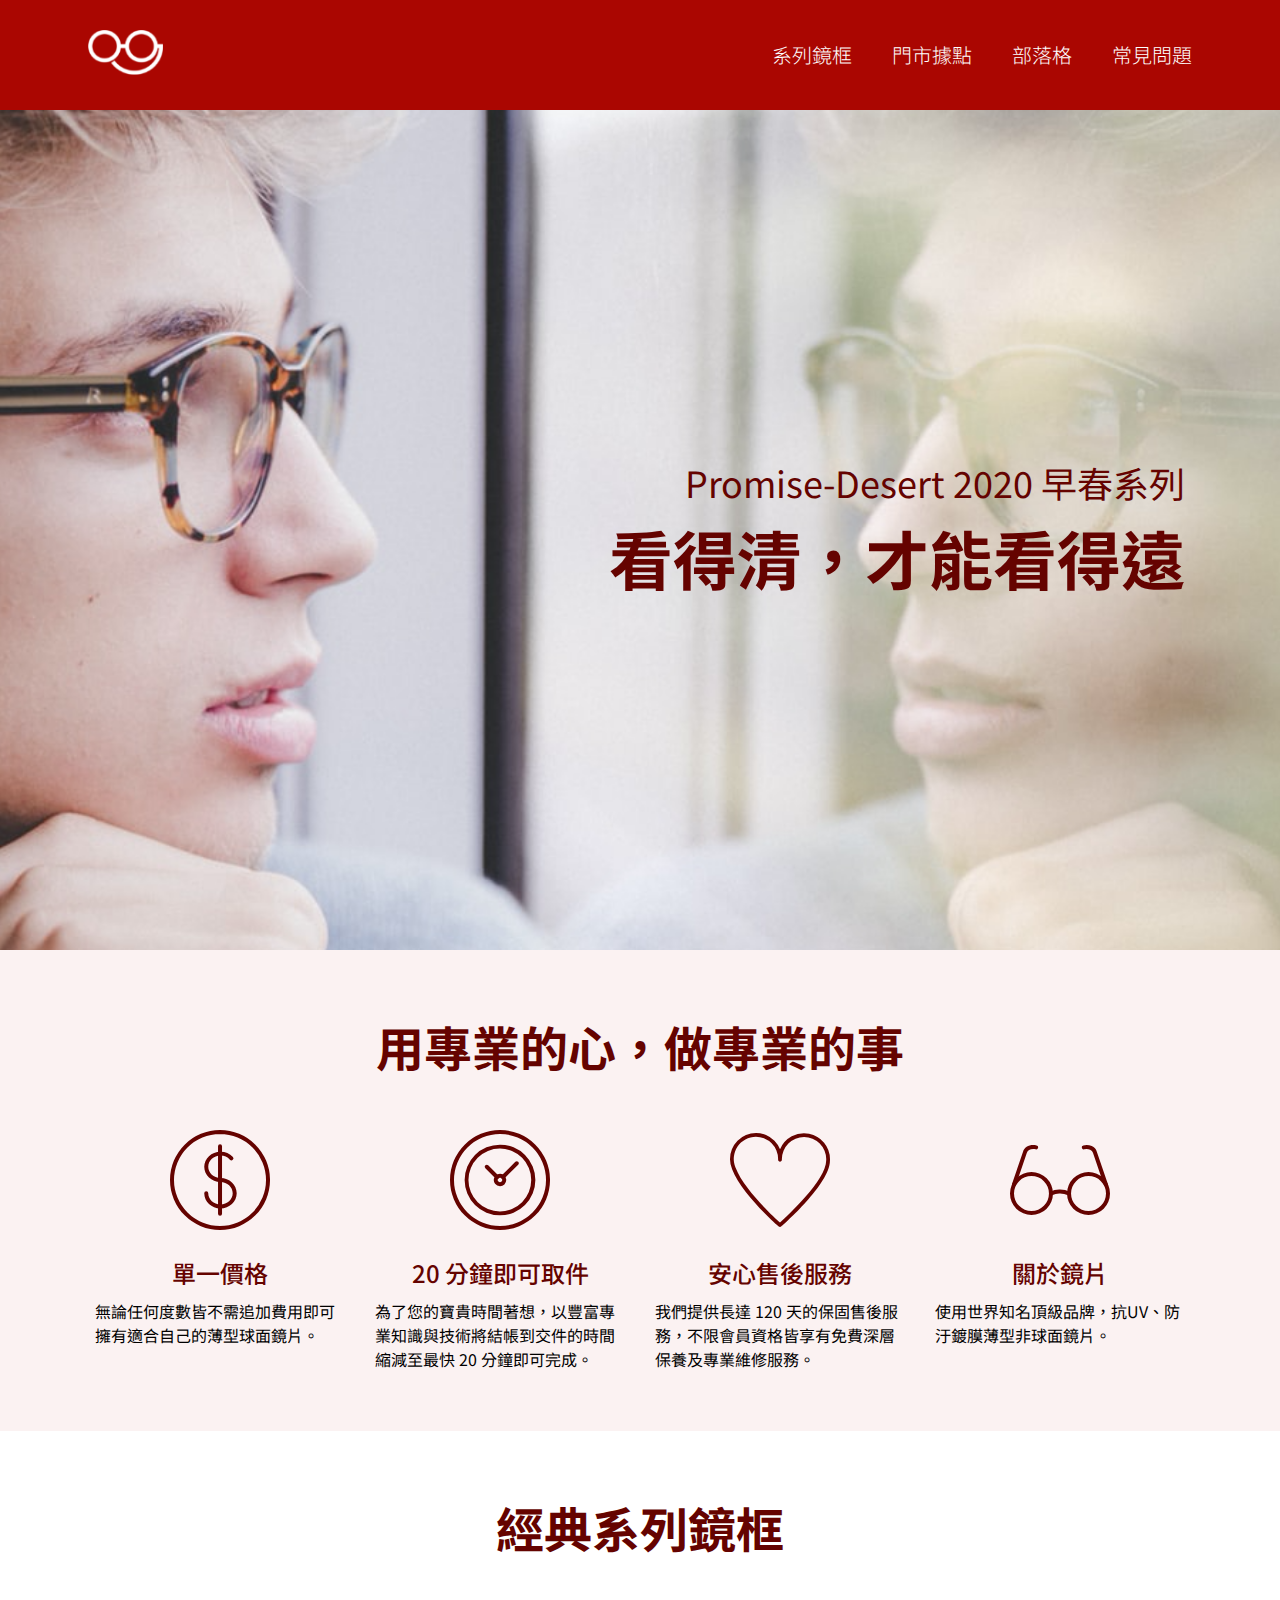
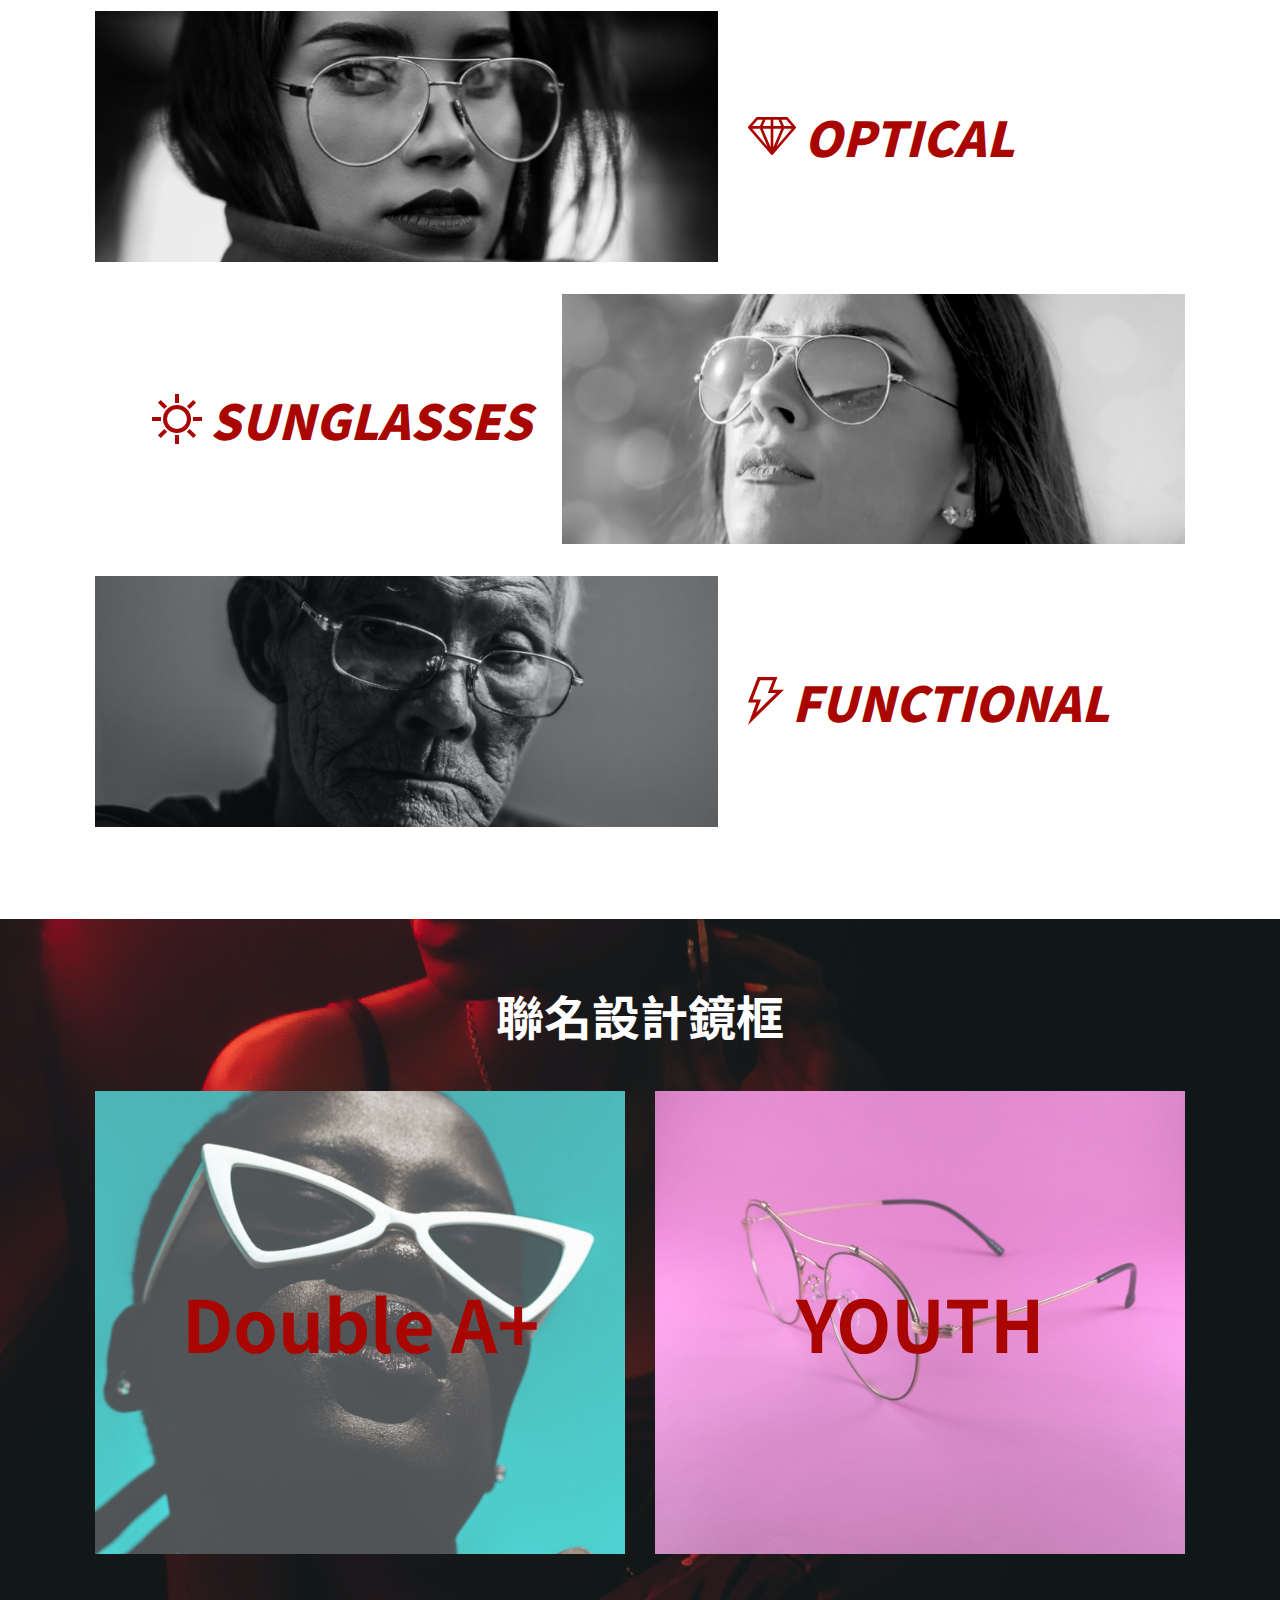
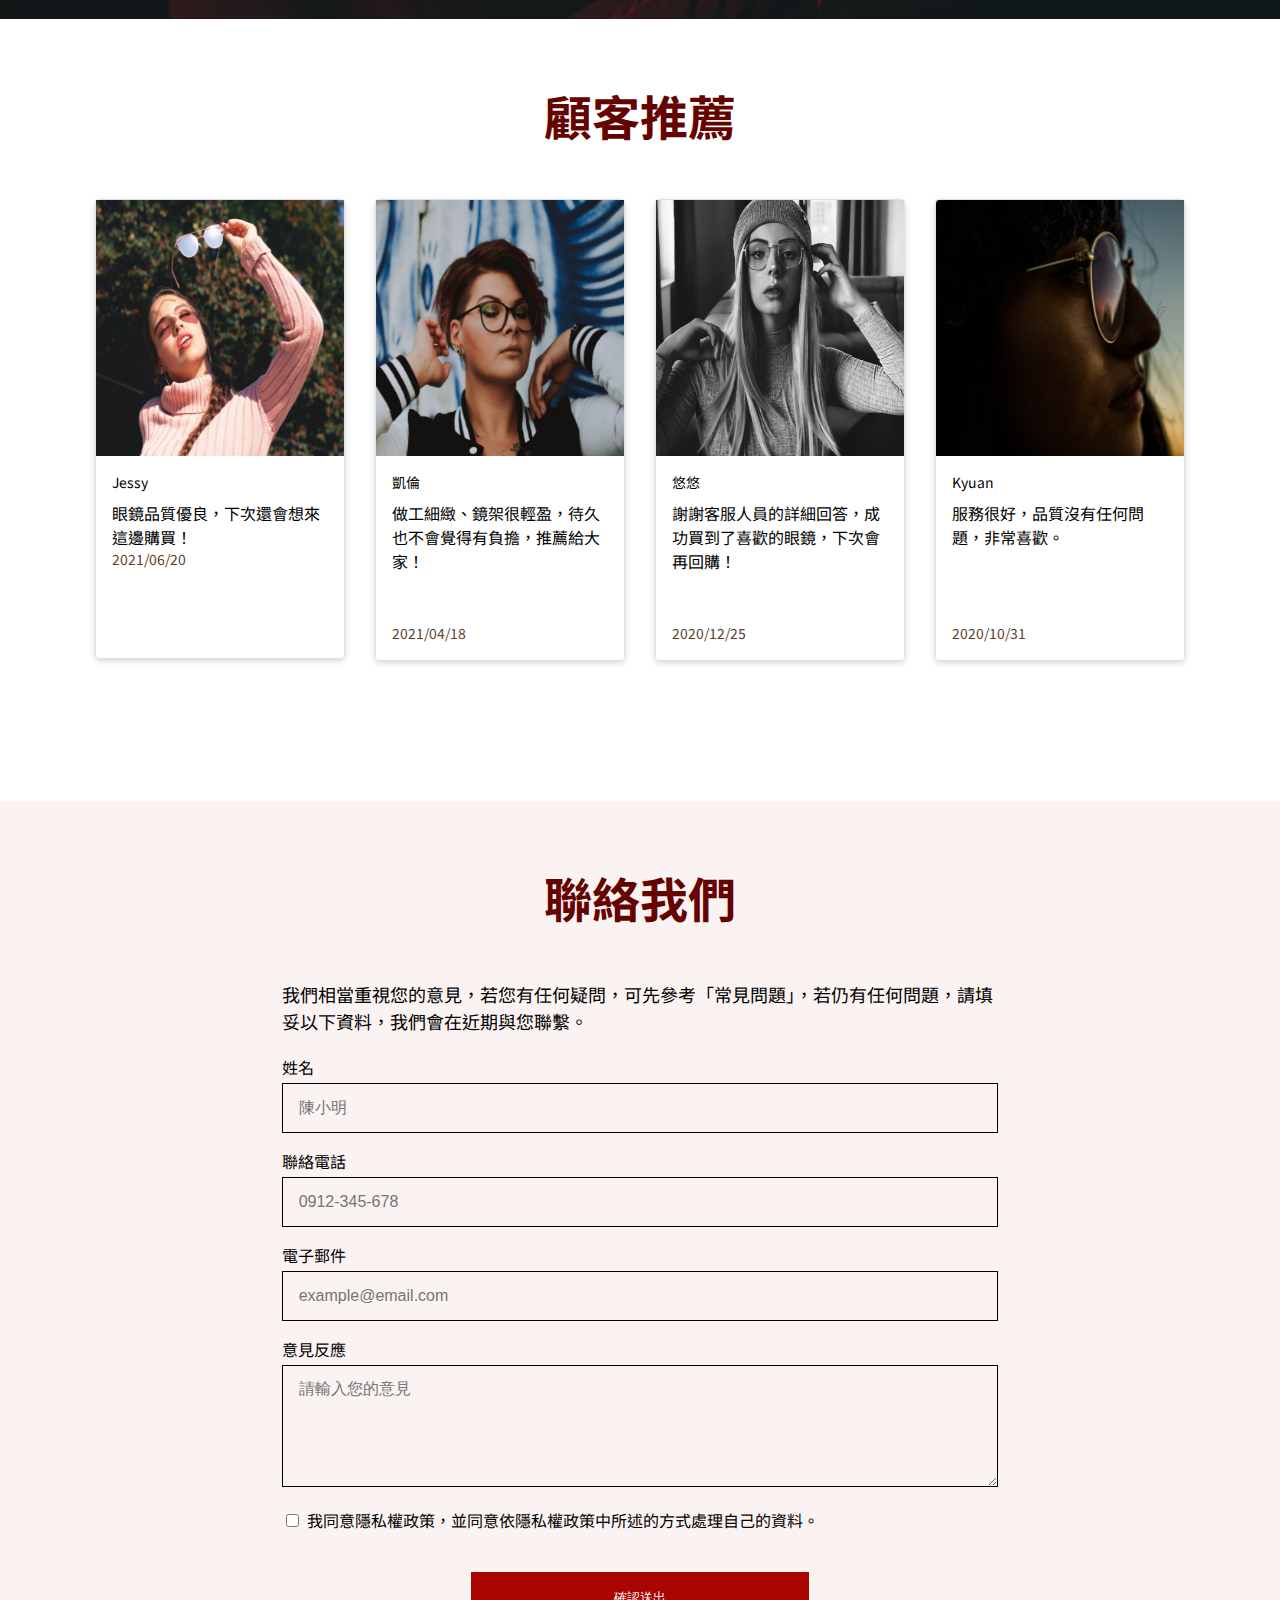
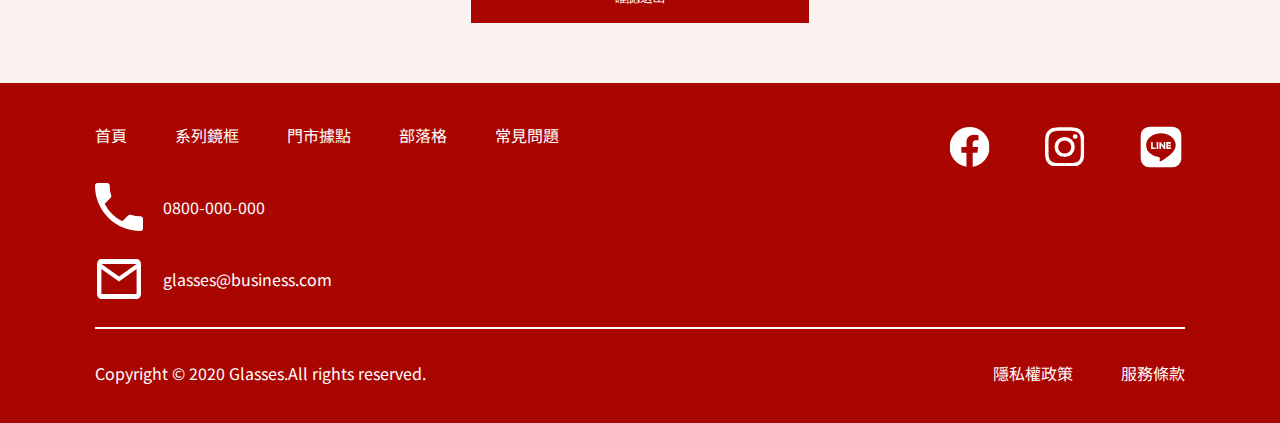
<file: index.html>
<!DOCTYPE html>
<html lang="en">

<head>
  <meta charset="UTF-8">
  <meta name="viewport" content="width=device-width, initial-scale=1.0">
  <meta http-equiv="X-UA-Compatible" content="ie=edge">
  <title>官網首頁</title>
  <link rel="stylesheet" href="./assets/style/all.css">
</head>

<body>

  <navbar class="navbar">
  <h1>
    <a class="navbar__logo" href="index.html">
      <img src="./assets/images/logo.png" alt="logo">
    </a>
  </h1>
  <ul class="navbar__list">
    <li class="navbar__item">
      <a class="navbar__link " href="optical.html">系列鏡框</a>
    </li>
    <li class="navbar__item">
      <a class="navbar__link" href="#">門市據點</a>
    </li>
    <li class="navbar__item">
      <a class="navbar__link" href="#">部落格</a>
    </li>
    <li class="navbar__item">
      <a class="navbar__link" href="#">常見問題</a>
    </li>
  </ul>
</navbar>


  <!-- //header -->
<header class="header text-secondary">
  <div class="container">
    <div class="header__content d-flex justify-content-end align-items-center text-right">
      <h2 class="font-regular fz-5 fz-8-md fz-10-sm">
        Promise-Desert 2020 早春系列
        <br>
        <span class="font-bold fz-2 fz-3-md fz-6-sm">看得清，才能看得遠</span>
      </h2>
    </div>
  </div>
</header>
<!-- //專業professional -->
<section class="professional bg-third py-19 py-md-16 py-sm-13">
  <div class="container">
    <h3 class="font-bold text-center text-secondary fz-3 fz-6-md fz-7-sm mb-17 mb-md-16 mb-sm-11">
      用專業的心，做專業的事
    </h3>
    <div class="professional__list">
      <ul class="row justify-content-between text-center">
        <li class="professional__item col-3 col-md-6 col-sm-12">
          <img class="professional__item__photo mb-9 mb-md-10" src="./assets/images/icon-dollar.svg" alt="">
          <h4 class="professional__item__title fz-7 mb-3">單一價格</h4>
          <p class="professional__item__list mb-sm-13">無論任何度數皆不需追加費用即可擁有適合自己的薄型球面鏡片。</p>
        </li>
        <li class="professional__item col-3 col-md-6 col-sm-12">
          <img class="professional__item__photo mb-9 mb-md-10" src="./assets/images/icon-clock.svg" alt=""> 
          <h4 class="professional__item__title fz-7 mb-3">20 分鐘即可取件</h4>
          <p class="professional__item__list mb-sm-13">為了您的寶貴時間著想，以豐富專業知識與技術將結帳到交件的時間縮減至最快 20 分鐘即可完成。</p>
        </li>
        <li class="professional__item col-3 col-md-6 col-sm-12">
          <img class="professional__item__photo mb-9 mb-md-10" src="./assets/images/icon-heart.svg" alt="">
          <h4 class="professional__item__title fz-7 mb-3">安心售後服務</h4>
          <p class="professional__item__list mb-sm-13">我們提供長達 120 天的保固售後服務，不限會員資格皆享有免費深層保養及專業維修服務。</p>
        </li>
        <li class="professional__item col-3 col-md-6 col-sm-12">
          <img class="professional__item__photo mb-9 mb-md-10" src="./assets/images/icon-glasses.svg"  alt="">
          <h4 class="professional__item__title fz-7 mb-3">關於鏡片</h4>
          <p class="professional__item__list mb-sm-13">使用世界知名頂級品牌，抗UV、防汙鍍膜薄型非球面鏡片。</p>
        </li>
      </ul>
    </div>
  </div>
</section>
<!-- //經典系列classic -->
<section class="classic py-19">
  <div class="container">
    <h3 class="classic__title font-bold text-secondary fz-3 fz-6-md fz-7-sm mb-17 mb-md-13 mb-sm-9">
      經典系列鏡框
    </h3>
    <div class="classic__banner mb-13 mb-md-3">
      <a class="classic__banner__link row align-items-center" href="">
        <img class="col-7 col-sm-12" src="./assets/images/product-1.png" alt="">
        <div class="classic__banner__item col-5 col-sm-12 d-flex align-items-center justify-content-sm-center">
          <img class="classic__banner__photo" src="./assets/images/icon-diamond.svg" alt="">
          <p class="classic__banner__text">OPTICAL</p>
        </div>   
      </a>     
    </div>
    <div class="classic__banner mb-13 mb-md-3">
      <a class="classic__banner__link row align-items-center flex-row-reverse flex-md-row" href="">
        <img class="col-7 col-sm-12" src="./assets/images/product-2.png" alt="">
        <div class="classic__banner__item col-5 col-sm-12 d-flex align-items-center justify-content-end justify-content-md-start justify-content-sm-center">
          <img class="classic__banner__photo" src="./assets/images/icon-sun.svg" alt="">
          <p class="classic__banner__text">SUNGLASSES</p>
        </div> 
      </a>       
    </div>  
    <div class="classic__banner mb-13 mb-md-3">
      <a class="classic__banner__link row align-items-center" href="">
        <img class="col-7 col-sm-12" src="./assets/images/product-3.png" alt="">
        <div class="classic__banner__item col-5 col-sm-12 d-flex align-items-center justify-content-sm-center">
          <img class="classic__banner__photo" src="./assets/images/icon-thunder.svg" alt="">
          <p class="classic__banner__text">FUNCTIONAL</p>
        </div>  
      </a>      
    </div>
  </div>
</section>
<!-- //聯名jointName -->
<section class="jointName py-19 py-md-16 py-sm-13">
  <div class="container">
    <h3 class="font-bold text-white text-center fz-3 fz-13-md fz-8-sm mb-16 mb-md-13 mb-sm-9">
      聯名設計鏡框
    </h3>
    <ul class="row">
      <li class="col-6 col-sm-12">
        <a class="jointName__link" href="#">
          <img src="./assets/images/product-8.png" alt="">
          <div>
            <p class="jointName__link__text fz-1 fz-6-md">Double A+</p>
          </div>
        </a>
      </li>
      <li class="col-6 col-sm-12">
        <a class="jointName__link" href="#">
          <img src="./assets/images/product-9.png" alt="">
          <div>
            <p class="jointName__link__text fz-1 fz-6-md">YOUTH</p>
          </div>
        </a>
      </li>
    </ul>
  </div>
</section>
<!-- //推薦recommend -->
<section class="recommend py-19 py-md-16 py-sm-13">
  <div class="container">
    <h3 class="recommend__title font-bold text-secondary text-center fz-3 fz-6-md fz-7-sm mb-17 mb-md-13 mb-sm-9">
      顧客推薦
    </h3>
    <ul class="row mb-22 mb-md-18 mb-sm-16">
      <li class="col-3 col-md-6 col-sm-12 mb-md-13 mb-sm-7">
        <div class="recommed__card">
          <img class="recommed__card__photo" src="./assets/images/rec-1.png" alt="">
          <div class=" p-7 d-flex flex-column justify-content-between">
            <div>
              <p class="fz-11 text-black mb-3">Jessy</p>
              <p class="text-black">眼鏡品質優良，下次還會想來這邊購買！</p>
            </div>
            <p class="fz-11 text-muted">2021/06/20</p>
          </div>
        </div>
      </li>
      <li class="col-3 col-md-6 col-sm-12 mb-md-13 mb-sm-7">
        <div class="recommed__card">
          <img class="recommed__card__photo" src="./assets/images/rec-2.png" alt="">
          <div class="recommed__card__list p-7 d-flex flex-column justify-content-between">
            <div>
              <p class="fz-11 text-black mb-3">凱倫</p>
              <p class="text-black">做工細緻、鏡架很輕盈，待久也不會覺得有負擔，推薦給大家！</p>
            </div>
            <p class="fz-11 text-muted">2021/04/18</p>
          </div>
        </div>
      </li>
      <li class="col-3 col-md-6 col-sm-12 mb-md-13 mb-sm-7">
        <div class="recommed__card">
          <img class="recommed__card__photo" src="./assets/images/rec-3.png" alt="">
          <div class="recommed__card__list p-7 d-flex flex-column justify-content-between">
            <div>
              <p class="fz-11 text-black mb-3">悠悠</p>
              <p class="text-black">謝謝客服人員的詳細回答，成功買到了喜歡的眼鏡，下次會再回購！</p>
            </div>
            <p class="fz-11 text-muted">2020/12/25</p>
          </div>
        </div>
      </li>
      <li class="col-3 col-md-6 col-sm-12 mb-md-13 mb-sm-7">
        <div class="recommed__card">
          <img class="recommed__card__photo" src="./assets/images/rec-4.png" alt="">
          <div class="recommed__card__list p-7 d-flex flex-column justify-content-between">
            <div>
              <p class="fz-11 text-black mb-3">Kyuan</p>
              <p class="text-black">服務很好，品質沒有任何問題，非常喜歡。</p>
            </div>
            <p class="fz-11 text-muted">2020/10/31</p>
          </div>       
        </div>
      </li>   
    </ul>
  </div>
</section>
<!-- //表單form -->
<section class="bg-third py-19">
  <div class="container">
    <h2 class="font-bold text-secondary text-center fz-3 fz-6-md fz-7-sm mb-17 mb-md-13 mb-sm-9">聯絡我們</h2>
    <div class="row justify-content-center">
      <div class="col-8 col-sm-12">
        <p class="fz-9 fz-10-md  mb-9 mb-md-7 mb-sm-3 font-regular">
          我們相當重視您的意見，若您有任何疑問，可先參考「常見問題」，若仍有任何問題，請填妥以下資料，我們會在近期與您聯繫。
        </p>
        <form class="form" action="">
          <div>
            <label class="form__label" for="name">姓名 </label>
            <input class="form__control" type="text" id="name" placeholder="陳小明">  
          </div>
          <div>
            <label  class="form__label" for="phone">聯絡電話 </label>
            <input class="form__control" type="text" id="phone" placeholder="0912-345-678">
          </div>
          <div>
            <label class="form__label" for="mail">電子郵件 </label>
            <input class="form__control" type="text" id="mail" placeholder="example@email.com">
          </div>
          <div>
            <label class="form__label" for="suggest">意見反應</label>
            <textarea class="form__control" id="suggest" placeholder="請輸入您的意見" rows="4"></textarea>
          </div>
          <div class="mb-16 mb-sm-9">
            <input class="form__check" type="checkbox" id="form__check__label">
            <label for="form__check__label">我同意隱私權政策，並同意依隱私權政策中所述的方式處理自己的資料。</label>            
          </div>
          <div class="text-center d-flex justify-content-center">
            <button class="btn btn-primary" type="submit">確認送出</button>
          </div>     
        </form>
      </div>
    </div>
  </div>
</section>

  <footer class="footer pt-16 pb-15 pt-md-15 pb-md-13 pt-sm-10 pb-sm-10">
  <div class="container">
    <div class="row mb-10 mb-md-9 mb-sm-10">   
      <div class="col-6 col-md-9 col-sm-8">
        <ul class="footer__menu mb-14 mb-md-8">
          <li class="menu__item me-17 me-md-16">
            <a class="footer__link" href="index.html">首頁</a>
          </li>
          <li class="menu__item me-17 me-md-16">
            <a class="footer__link" href="optical.html">系列鏡框</a>
          </li>
          <li class="menu__item me-17 me-md-16">
            <a class="footer__link" href="#">門市據點</a>
          </li>
          <li class="menu__item me-17 me-md-16">
            <a class="footer__link" href="blog.html">部落格</a>
          </li>
          <li class="menu__item me-17 me-md-16">
            <a class="footer__link" href="#">常見問題</a>
          </li>  
        </ul>
        <ul>
          <li class="d-flex mb-10 mb-md-9 mb-sm-10">
            <img class="footer__photo me-9 me-md-4 me-sm-2" src="assets/images/icon-phone.svg" alt="">
            <a class="footer__link d-flex align-items-center h5 h9-md h7-sm" href="tel:0800-000-000">0800-000-000</a>
            </li>
          <li class="d-flex">
            <img class="footer__photo me-9 me-md-4 me-sm-2" src="assets/images/icon-mail.svg" alt="">
            <a class="footer__link d-flex align-items-center h5 h9-md h7-sm" href="mailto:glasses@business.com">glasses@business.com</a>
          </li>
        </ul>
      </div>
      <ul class="media d-flex justify-content-end justify-content-md-around col-6 col-md-3 col-sm-4">
        <li class="media__item">
          <a class="footer__link" href="#">
            <img class="footer__photo me-17 me-sm-2" src="assets/images/icon-fb.svg"></img>
          </a>
        </li>
        <li class="media__item">
          <a class="footer__link" href="#">
            <img class="footer__photo me-17 me-sm-2" src="assets/images/icon-ig.svg"></img>
          </a>
        </li>
        <li class="media__item">
          <a class="footer__link" href="#">
            <img class="footer__photo" src="assets/images/icon-line.svg"></img>
          </a>
        </li>
      </ul>
    </div>
    <hr class="footer__hr mb-13">    
    <ul class="row justify-content-between">
      <li class="col-4 col-md-7 col-sm-12">
        <p class="Copyright ">Copyright © 2020 Glasses.All rights reserved.</p>
      </li>
      <li class="low col-3 col-md-4 col-sm-12 d-flex justify-content-end">
        <a class="footer__link me-17 mb-sm-3" href="#">隱私權政策</a>
        <a class="footer__link" href="#">服務條款</a>
      </li>
    </ul>
  </div>
</footer>

  <script src="./assets/js/vendors.js"></script>
  <script src="./assets/js/all.js"></script>
</body>

</html>
</file>
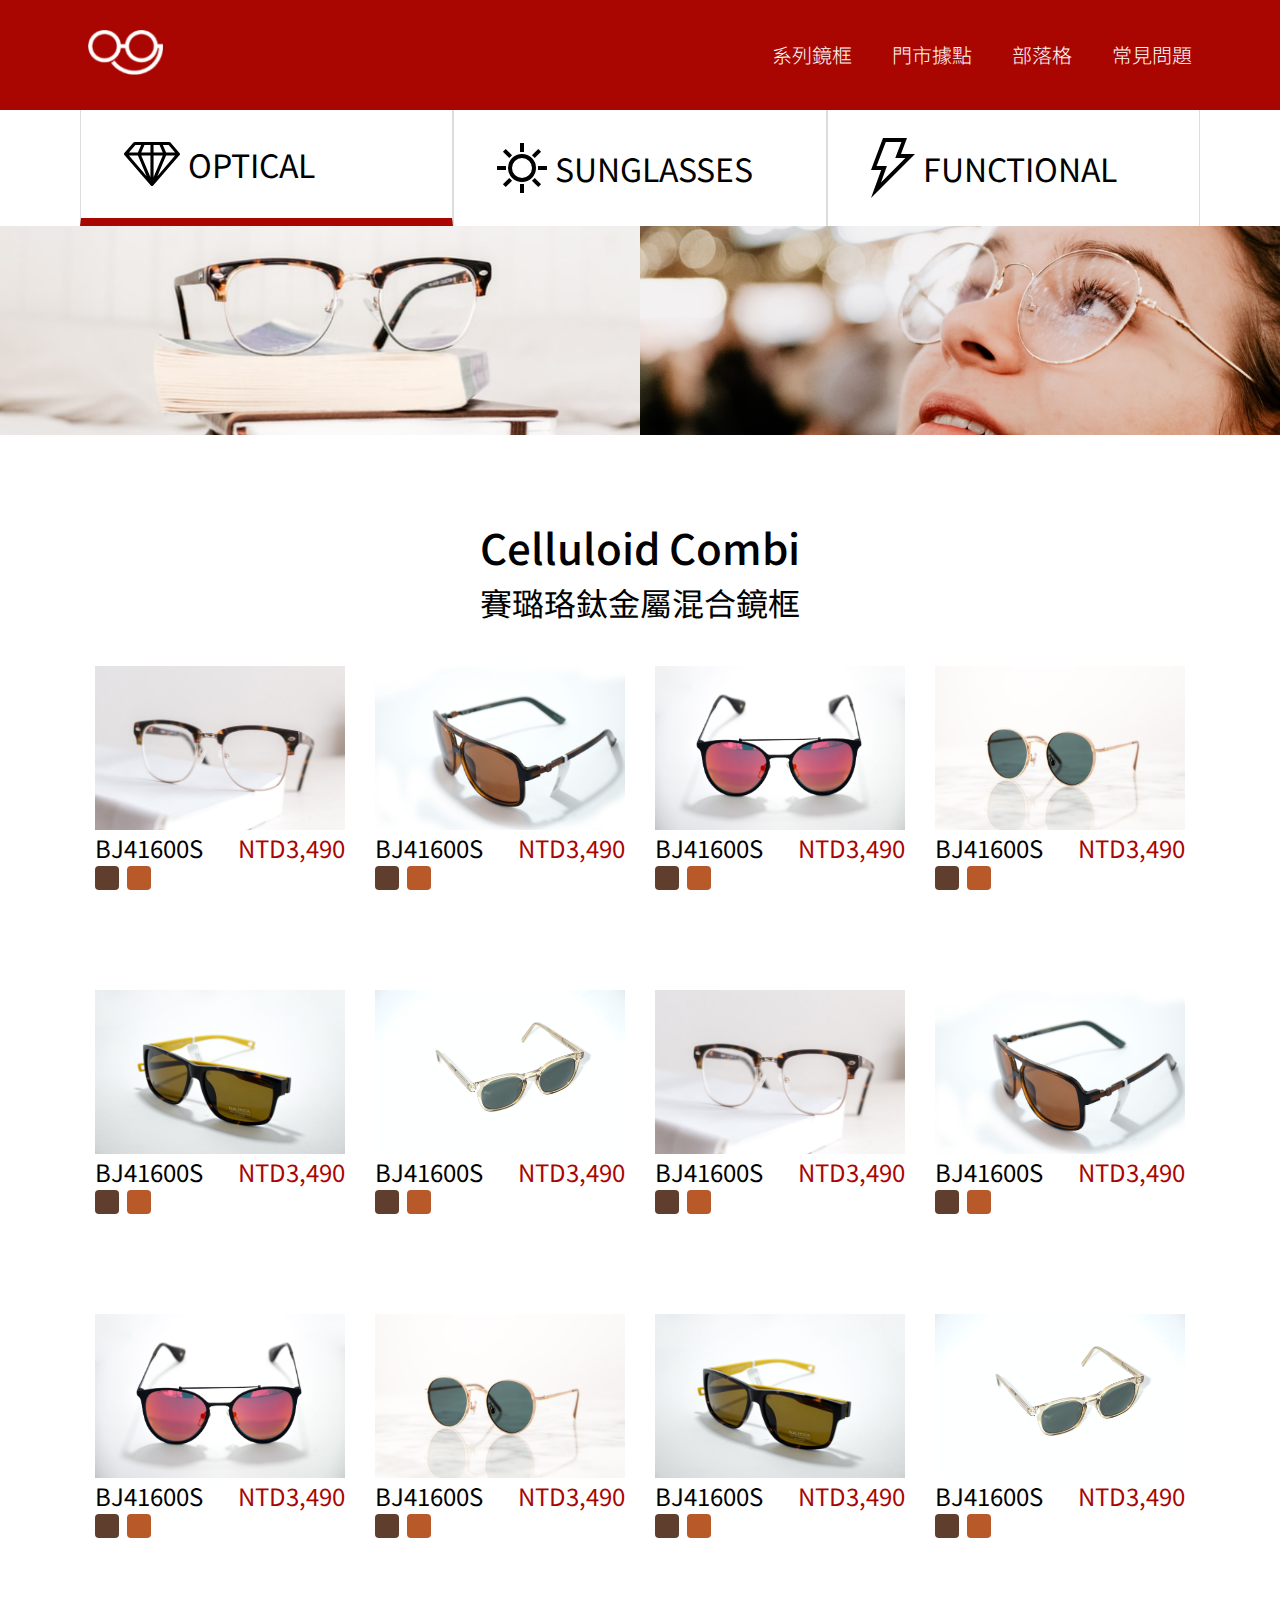
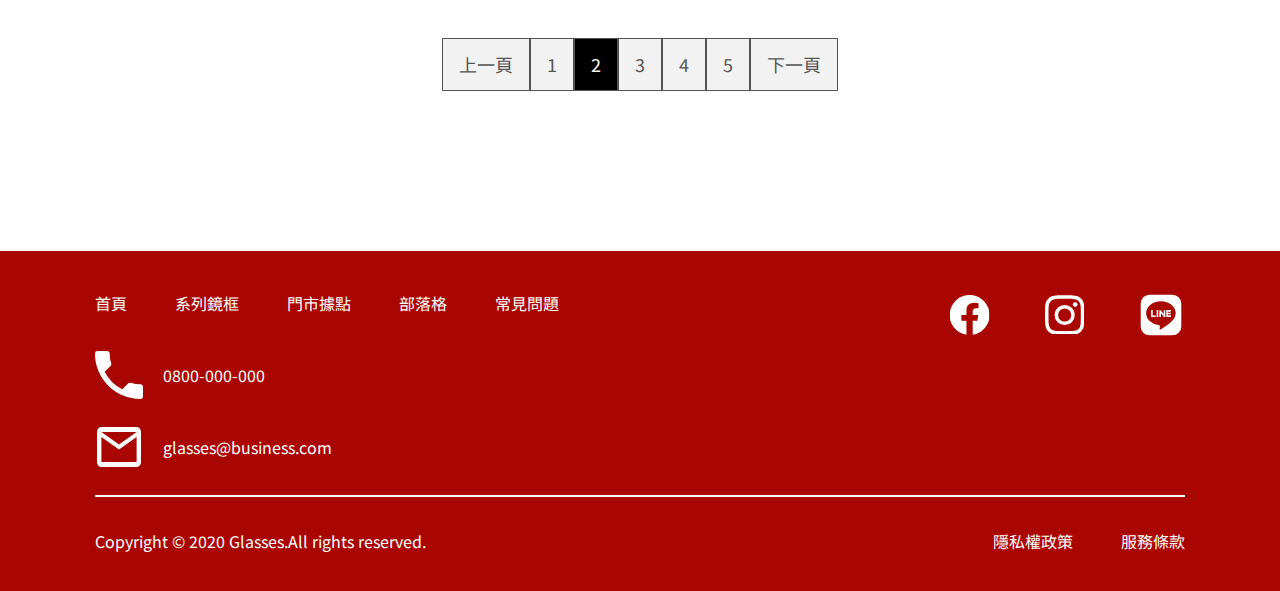
<file: optical.html>
<!DOCTYPE html>
<html lang="en">

<head>
  <meta charset="UTF-8">
  <meta name="viewport" content="width=device-width, initial-scale=1.0">
  <meta http-equiv="X-UA-Compatible" content="ie=edge">
  <title>OPTICAL</title>
  <link rel="stylesheet" href="./assets/style/all.css">
</head>

<body>

  <navbar class="navbar">
  <h1>
    <a class="navbar__logo" href="index.html">
      <img src="./assets/images/logo.png" alt="logo">
    </a>
  </h1>
  <ul class="navbar__list">
    <li class="navbar__item">
      <a class="navbar__link " href="optical.html">系列鏡框</a>
    </li>
    <li class="navbar__item">
      <a class="navbar__link" href="#">門市據點</a>
    </li>
    <li class="navbar__item">
      <a class="navbar__link" href="#">部落格</a>
    </li>
    <li class="navbar__item">
      <a class="navbar__link" href="#">常見問題</a>
    </li>
  </ul>
</navbar>


  <div class="container">  
  <ul class="row d-flex justify-content-center">
    <li class="seriesNav seriesNav--active d-flex col-4">
      <a class="d-flex align-items-center text-black fz-6 fz-7-md fz-11-sm p-11 p-md-6 py-sm-2 px-sm-4" href="#">
        <img class="seriesNav__photo d-flex me-3 me-sm-1" src="./assets/images/icon-diamond-black.svg" alt="">OPTICAL</a>
    </li>
    <li class="seriesNav d-flex col-4"> 
      <a class="d-flex align-items-center text-black fz-6 fz-7-md fz-11-sm p-11 p-md-6 py-sm-2 px-sm-4" href="#">
        <img class="seriesNav__photo d-flex me-3 me-sm-1" src="./assets/images/icon-sun-black.svg" alt="">SUNGLASSES</a>
    </li>
    <li class="seriesNav d-flex col-4">
      <a class="d-flex align-items-center text-black fz-6 fz-7-md fz-11-sm p-11 p-md-6 py-sm-2 px-sm-4" href="#">
        <img class="seriesNav__photo d-flex me-3 me-sm-1" src="./assets/images/icon-thunder-black.svg" alt="">FUNCTIONAL</a>
    </li> 
  </ul>
</div>  
<div class="seriesNav__bgImages">
  <img src="./assets/images/banner-1.png" alt="" >
  <img src="./assets/images/banner-2.png" alt="">
</div>
<div class="container text-center">
  <h3 class="seriesNav__titleEn fz-4 fz-6-md fz-8-sm">Celluloid Combi</h3>
  <h4 class="seriesNav__title fz-6 fz-7-md fz-10-sm mb-16 mb-md-13 mb-sm-9">賽璐珞鈦金屬混合鏡框</h4>
  <ul class="row flex-wrap">
    <li class="col-3 col-md-6 col-sm-12 mb-23 mb-md-21 mb-sm-13">
      <div>
        <img class="Celluloid__photo" src="./assets/images/products-1.png" alt="">
      </div>
      <div class="d-flex justify-content-between fz-7 fz-10-sm">
        <h5>BJ41600S</h5>
        <p class="text-primary">NTD3,490</p>
      </div>
      <div class="d-flex">
        <a class="Celluloid__color Celluloid__color__1  me-3" href="#"></a>
        <a class="Celluloid__color Celluloid__color__2 d-block" href="#"></a>
      </div>
    </li>
    <li class="col-3 col-md-6 col-sm-12 mb-23 mb-md-21 mb-sm-13">
      <div>
        <img class="Celluloid__photo" src="./assets/images/products-2.png" alt="">
      </div>
      <div class="d-flex justify-content-between fz-7">
        <h5>BJ41600S</h5>
        <p class="text-primary">NTD3,490</p>
      </div>
      <div class="d-flex">
        <a class="Celluloid__color Celluloid__color__1  me-3" href="#"></a>
        <a class="Celluloid__color Celluloid__color__2 d-block" href="#"></a>
      </div>
    </li> 
    <li class="col-3 col-md-6 col-sm-12 mb-23 mb-md-21 mb-sm-13">
      <div>
        <img class="Celluloid__photo" src="./assets/images/products-3.png" alt="">
      </div>
      <div class="d-flex justify-content-between fz-7">
        <h5>BJ41600S</h5>
        <p class="text-primary">NTD3,490</p>
      </div>
      <div class="d-flex">
        <a class="Celluloid__color Celluloid__color__1  me-3" href="#"></a>
        <a class="Celluloid__color Celluloid__color__2 d-block" href="#"></a>
      </div>
    </li>
    <li class="col-3 col-md-6 col-sm-12 mb-23 mb-md-21 mb-sm-13">
      <div>
        <img class="Celluloid__photo" src="./assets/images/products-4.png" alt="">
      </div>
      <div class="d-flex justify-content-between fz-7">
        <h5>BJ41600S</h5>
        <p class="text-primary">NTD3,490</p>
      </div>
      <div class="d-flex">
        <a class="Celluloid__color Celluloid__color__1  me-3" href="#"></a>
        <a class="Celluloid__color Celluloid__color__2 d-block" href="#"></a>
      </div>
    </li>
    <li class="col-3 col-md-6 col-sm-12 mb-23 mb-md-21 mb-sm-13">
      <div>
        <img class="Celluloid__photo" src="assets/images/products-5.jpg" alt="">
      </div>
      <div class="d-flex justify-content-between fz-7">
        <h5>BJ41600S</h5>
        <p class="text-primary">NTD3,490</p>
      </div>
      <div class="d-flex">
        <a class="Celluloid__color Celluloid__color__1  me-3" href="#"></a>
        <a class="Celluloid__color Celluloid__color__2 d-block" href="#"></a>
      </div>
    </li>
    <li class="col-3 col-md-6 col-sm-12 mb-23 mb-md-21 mb-sm-13">
      <div>
        <img class="Celluloid__photo" src="assets/images/products-6.jpg" alt="">
      </div>
      <div class="d-flex justify-content-between fz-7">
        <h5>BJ41600S</h5>
        <p class="text-primary">NTD3,490</p>
      </div>
      <div class="d-flex">
        <a class="Celluloid__color Celluloid__color__1  me-3" href="#"></a>
        <a class="Celluloid__color Celluloid__color__2 d-block" href="#"></a>
      </div>
    </li>    
    <li class="col-3 col-md-6 col-sm-12 mb-23 mb-md-21 mb-sm-13">
      <div>
        <img class="Celluloid__photo" src="./assets/images/products-1.png" alt="">
      </div>
      <div class="d-flex justify-content-between fz-7">
        <h5>BJ41600S</h5>
        <p class="text-primary">NTD3,490</p>
      </div>
      <div class="d-flex">
        <a class="Celluloid__color Celluloid__color__1  me-3" href="#"></a>
        <a class="Celluloid__color Celluloid__color__2 d-block" href="#"></a>
      </div>
    </li>
    <li class="col-3 col-md-6 col-sm-12 mb-23 mb-md-21 mb-sm-13">
      <div>
        <img class="Celluloid__photo" src="./assets/images/products-2.png" alt="">
      </div>
      <div class="d-flex justify-content-between fz-7">
        <h5>BJ41600S</h5>
        <p class="text-primary">NTD3,490</p>
      </div>
      <div class="d-flex">
        <a class="Celluloid__color Celluloid__color__1  me-3" href="#"></a>
        <a class="Celluloid__color Celluloid__color__2 d-block" href="#"></a>
      </div>
    </li> 
    <li class="col-3 col-md-6 col-sm-12 mb-23 mb-md-21 mb-sm-13">
      <div>
        <img class="Celluloid__photo" src="./assets/images/products-3.png" alt="">
      </div>
      <div class="d-flex justify-content-between fz-7">
        <h5>BJ41600S</h5>
        <p class="text-primary">NTD3,490</p>
      </div>
      <div class="d-flex">
        <a class="Celluloid__color Celluloid__color__1  me-3" href="#"></a>
        <a class="Celluloid__color Celluloid__color__2 d-block" href="#"></a>
      </div>
    </li>
    <li class="col-3 col-md-6 col-sm-12 mb-23 mb-md-21 mb-sm-13">
      <div>
        <img class="Celluloid__photo" src="./assets/images/products-4.png" alt="">
      </div>
      <div class="d-flex justify-content-between fz-7">
        <h5>BJ41600S</h5>
        <p class="text-primary">NTD3,490</p>
      </div>
      <div class="d-flex">
        <a class="Celluloid__color Celluloid__color__1  me-3" href="#"></a>
        <a class="Celluloid__color Celluloid__color__2 d-block" href="#"></a>
      </div>
    </li>
    <li class="col-3 col-md-6 col-sm-12 mb-23 mb-md-21 mb-sm-13">
      <div>
        <img class="Celluloid__photo" src="assets/images/products-5.jpg" alt="">
      </div>
      <div class="d-flex justify-content-between fz-7">
        <h5>BJ41600S</h5>
        <p class="text-primary">NTD3,490</p>
      </div>
      <div class="d-flex">
        <a class="Celluloid__color Celluloid__color__1  me-3" href="#"></a>
        <a class="Celluloid__color Celluloid__color__2 d-block" href="#"></a>
      </div>
    </li>
    <li class="col-3 col-md-6 col-sm-12 mb-23 mb-md-21 mb-sm-13">
      <div>
        <img class="Celluloid__photo" src="assets/images/products-6.jpg" alt="">
      </div>
      <div class="d-flex justify-content-between fz-7">
        <h5>BJ41600S</h5>
        <p class="text-primary">NTD3,490</p>
      </div>
      <div class="d-flex">
        <a class="Celluloid__color Celluloid__color__1  me-3" href="#"></a>
        <a class="Celluloid__color Celluloid__color__2 d-block" href="#"></a>
      </div>
    </li>    
  </ul>
  <nav>
    <ul class="pagination d-flex justify-content-center mb-25">
      <li class="pagination__item pagination__pre">
        <a href="#" class="pagination__link">上一頁</a>
      </li>
      <li class="pagination__item">
        <a href="#" class="pagination__link">1</a>
      </li>
      <li class="pagination__item pagination__item--active">
        <a href="#" class="pagination__link">2</a>
      </li>
      <li class="pagination__item">
        <a href="#" class="pagination__link">3</a>
      </li>
      <li class="pagination__item">
        <a href="#" class="pagination__link">4</a>
      </li>
      <li class="pagination__item">
        <a href="#" class="pagination__link">5</a>
      </li>
      <li class="pagination__item pagination__next">
        <a href="#" class="pagination__link">下一頁</a>
      </li>        
    </ul>
  </nav>
</div>  


  <footer class="footer pt-16 pb-15 pt-md-15 pb-md-13 pt-sm-10 pb-sm-10">
  <div class="container">
    <div class="row mb-10 mb-md-9 mb-sm-10">   
      <div class="col-6 col-md-9 col-sm-8">
        <ul class="footer__menu mb-14 mb-md-8">
          <li class="menu__item me-17 me-md-16">
            <a class="footer__link" href="index.html">首頁</a>
          </li>
          <li class="menu__item me-17 me-md-16">
            <a class="footer__link" href="optical.html">系列鏡框</a>
          </li>
          <li class="menu__item me-17 me-md-16">
            <a class="footer__link" href="#">門市據點</a>
          </li>
          <li class="menu__item me-17 me-md-16">
            <a class="footer__link" href="blog.html">部落格</a>
          </li>
          <li class="menu__item me-17 me-md-16">
            <a class="footer__link" href="#">常見問題</a>
          </li>  
        </ul>
        <ul>
          <li class="d-flex mb-10 mb-md-9 mb-sm-10">
            <img class="footer__photo me-9 me-md-4 me-sm-2" src="assets/images/icon-phone.svg" alt="">
            <a class="footer__link d-flex align-items-center h5 h9-md h7-sm" href="tel:0800-000-000">0800-000-000</a>
            </li>
          <li class="d-flex">
            <img class="footer__photo me-9 me-md-4 me-sm-2" src="assets/images/icon-mail.svg" alt="">
            <a class="footer__link d-flex align-items-center h5 h9-md h7-sm" href="mailto:glasses@business.com">glasses@business.com</a>
          </li>
        </ul>
      </div>
      <ul class="media d-flex justify-content-end justify-content-md-around col-6 col-md-3 col-sm-4">
        <li class="media__item">
          <a class="footer__link" href="#">
            <img class="footer__photo me-17 me-sm-2" src="assets/images/icon-fb.svg"></img>
          </a>
        </li>
        <li class="media__item">
          <a class="footer__link" href="#">
            <img class="footer__photo me-17 me-sm-2" src="assets/images/icon-ig.svg"></img>
          </a>
        </li>
        <li class="media__item">
          <a class="footer__link" href="#">
            <img class="footer__photo" src="assets/images/icon-line.svg"></img>
          </a>
        </li>
      </ul>
    </div>
    <hr class="footer__hr mb-13">    
    <ul class="row justify-content-between">
      <li class="col-4 col-md-7 col-sm-12">
        <p class="Copyright ">Copyright © 2020 Glasses.All rights reserved.</p>
      </li>
      <li class="low col-3 col-md-4 col-sm-12 d-flex justify-content-end">
        <a class="footer__link me-17 mb-sm-3" href="#">隱私權政策</a>
        <a class="footer__link" href="#">服務條款</a>
      </li>
    </ul>
  </div>
</footer>

  <script src="./assets/js/vendors.js"></script>
  <script src="./assets/js/all.js"></script>
</body>

</html>
</file>
<file: assets/style/all.css>
@import url("https://fonts.googleapis.com/css2?family=Noto+Sans+TC:wght@100;300;400;500;700;900&family=Roboto:ital,wght@0,100;0,300;0,400;0,500;0,700;0,900;1,100;1,300;1,400;1,500;1,700;1,900&display=swap");
/* http://meyerweb.com/eric/tools/css/reset/ 
   v2.0 | 20110126
   License: none (public domain)
*/
html, body, div, span, applet, object, iframe,
h1, h2, h3, h4, h5, h6, p, blockquote, pre,
a, abbr, acronym, address, big, cite, code,
del, dfn, em, img, ins, kbd, q, s, samp,
small, strike, strong, sub, sup, tt, var,
b, u, i, center,
dl, dt, dd, ol, ul, li,
fieldset, form, label, legend,
table, caption, tbody, tfoot, thead, tr, th, td,
article, aside, canvas, details, embed,
figure, figcaption, footer, header, hgroup,
menu, nav, output, ruby, section, summary,
time, mark, audio, video {
  margin: 0;
  padding: 0;
  border: 0;
  font-size: 100%;
  font: inherit;
  vertical-align: baseline; }

/* HTML5 display-role reset for older browsers */
article, aside, details, figcaption, figure,
footer, header, hgroup, menu, nav, section {
  display: block; }

body {
  line-height: 1; }

ol, ul {
  list-style: none; }

blockquote, q {
  quotes: none; }

blockquote:before, blockquote:after,
q:before, q:after {
  content: '';
  content: none; }

table {
  border-collapse: collapse;
  border-spacing: 0; }

*, *:before, *:after {
  -webkit-box-sizing: border-box;
          box-sizing: border-box; }

html {
  font-size: 1rem; }

body {
  position: relative;
  font-family: "Noto Sans TC", "Roboto", sans-serif;
  line-height: 1.5;
  overflow-x: hidden; }

img {
  display: block;
  max-width: 100%;
  height: auto; }

a {
  display: inline-block;
  text-decoration: none; }

.align-baseline {
  vertical-align: baseline; }

.align-top {
  vertical-align: top; }

.align-middle {
  vertical-align: middle; }

.align-bottom {
  vertical-align: bottom; }

.align-text-top {
  vertical-align: text-top; }

.align-text-bottom {
  vertical-align: text-bottom; }

.bg-transparent {
  background-color: transparent; }

.bg-primary {
  background-color: #AA0601; }

.bg-secondary {
  background-color: #650300; }

.bg-third {
  background-color: #FBF2F2; }

.bg-muted {
  background-color: #5F3E2D; }

.bg-muted-light {
  background-color: #B75929; }

.bg-muted-dark {
  background-color: #00000029; }

.bg-danger {
  background-color: #9F1213; }

.bg-dark {
  background-color: #0A0A0A; }

.bg-light {
  background-color: #00000020; }

.bg-black {
  background-color: #000000; }

.bg-white {
  background-color: #ffffff; }

.border-0 {
  border: none; }

.border-top-0 {
  border-top: none; }

.border-bottom-0 {
  border-bottom: none; }

.border-left-0 {
  border-left: none; }

.border-right-0 {
  border-right: none; }

.border-1 {
  border: #B75929 1px solid; }

.border-top-1 {
  border-top: #B75929 1px solid; }

.border-bottom-1 {
  border-bottom: #B75929 1px solid; }

.border-left-1 {
  border-left: #B75929 1px solid; }

.border-right-1 {
  border-right: #B75929 1px solid; }

.border-2 {
  border: #B75929 2px solid; }

.border-top-2 {
  border-top: #B75929 2px solid; }

.border-bottom-2 {
  border-bottom: #B75929 2px solid; }

.border-left-2 {
  border-left: #B75929 2px solid; }

.border-right-2 {
  border-right: #B75929 2px solid; }

.border-3 {
  border: #B75929 3px solid; }

.border-top-3 {
  border-top: #B75929 3px solid; }

.border-bottom-3 {
  border-bottom: #B75929 3px solid; }

.border-left-3 {
  border-left: #B75929 3px solid; }

.border-right-3 {
  border-right: #B75929 3px solid; }

.border-4 {
  border: #B75929 4px solid; }

.border-top-4 {
  border-top: #B75929 4px solid; }

.border-bottom-4 {
  border-bottom: #B75929 4px solid; }

.border-left-4 {
  border-left: #B75929 4px solid; }

.border-right-4 {
  border-right: #B75929 4px solid; }

.border-5 {
  border: #B75929 5px solid; }

.border-top-5 {
  border-top: #B75929 5px solid; }

.border-bottom-5 {
  border-bottom: #B75929 5px solid; }

.border-left-5 {
  border-left: #B75929 5px solid; }

.border-right-5 {
  border-right: #B75929 5px solid; }

.border-primary {
  border-color: #AA0601; }

.border-secondary {
  border-color: #650300; }

.border-third {
  border-color: #FBF2F2; }

.border-muted {
  border-color: #5F3E2D; }

.border-muted-light {
  border-color: #B75929; }

.border-muted-dark {
  border-color: #00000029; }

.border-danger {
  border-color: #9F1213; }

.border-dark {
  border-color: #0A0A0A; }

.border-light {
  border-color: #00000020; }

.border-black {
  border-color: #000000; }

.border-white {
  border-color: #ffffff; }

.rounded {
  border-radius: 0.25rem; }

.rounded-sm {
  border-radius: 0.2rem; }

.rounded-lg {
  border-radius: 0.3rem; }

.rounded-top {
  border-top-right-radius: 0.25rem;
  border-top-left-radius: 0.25rem; }

.rounded-bottom {
  border-bottom-right-radius: 0.25rem;
  border-bottom-left-radius: 0.25rem; }

.rounded-right {
  border-top-right-radius: 0.25rem;
  border-bottom-right-radius: 0.25rem; }

.rounded-left {
  border-top-left-radius: 0.25rem;
  border-bottom-left-radius: 0.25rem; }

.rounded-circle {
  border-radius: 50%; }

.rounded-pill {
  border-radius: 50rem; }

.rounded-0 {
  border-radius: 0; }

.d-none {
  display: none; }

.d-block {
  display: block; }

.d-inline {
  display: inline; }

.d-inline-block {
  display: inline-block; }

.d-flex {
  display: -webkit-box;
  display: -ms-flexbox;
  display: flex; }

@media (max-width: 992px) {
  .d-lg-none {
    display: none; }
  .d-lg-block {
    display: block; }
  .d-lg-inline {
    display: inline; }
  .d-lg-inline-block {
    display: inline-block; }
  .d-lg-flex {
    display: -webkit-box;
    display: -ms-flexbox;
    display: flex; } }

@media (max-width: 768px) {
  .d-md-none {
    display: none; }
  .d-md-block {
    display: block; }
  .d-md-inline {
    display: inline; }
  .d-md-inline-block {
    display: inline-block; }
  .d-md-flex {
    display: -webkit-box;
    display: -ms-flexbox;
    display: flex; } }

@media (max-width: 767px) {
  .d-sm-none {
    display: none; }
  .d-sm-block {
    display: block; }
  .d-sm-inline {
    display: inline; }
  .d-sm-inline-block {
    display: inline-block; }
  .d-sm-flex {
    display: -webkit-box;
    display: -ms-flexbox;
    display: flex; } }

@media (max-width: 576px) {
  .d-xs-none {
    display: none; }
  .d-xs-block {
    display: block; }
  .d-xs-inline {
    display: inline; }
  .d-xs-inline-block {
    display: inline-block; }
  .d-xs-flex {
    display: -webkit-box;
    display: -ms-flexbox;
    display: flex; } }

@media (max-width: 375px) {
  .d-xxs-none {
    display: none; }
  .d-xxs-block {
    display: block; }
  .d-xxs-inline {
    display: inline; }
  .d-xxs-inline-block {
    display: inline-block; }
  .d-xxs-flex {
    display: -webkit-box;
    display: -ms-flexbox;
    display: flex; } }

.flex-row {
  -webkit-box-orient: horizontal;
  -webkit-box-direction: normal;
      -ms-flex-direction: row;
          flex-direction: row; }

.flex-column {
  -webkit-box-orient: vertical;
  -webkit-box-direction: normal;
      -ms-flex-direction: column;
          flex-direction: column; }

.flex-row-reverse {
  -webkit-box-orient: horizontal;
  -webkit-box-direction: reverse;
      -ms-flex-direction: row-reverse;
          flex-direction: row-reverse; }

.flex-column-reverse {
  -webkit-box-orient: vertical;
  -webkit-box-direction: reverse;
      -ms-flex-direction: column-reverse;
          flex-direction: column-reverse; }

.flex-wrap {
  -ms-flex-wrap: wrap;
      flex-wrap: wrap; }

.flex-nowrap {
  -ms-flex-wrap: nowrap;
      flex-wrap: nowrap; }

.flex-reverse {
  -ms-flex-wrap: wrap-reverse;
      flex-wrap: wrap-reverse; }

.justify-content-start {
  -webkit-box-pack: start;
      -ms-flex-pack: start;
          justify-content: flex-start; }

.justify-content-end {
  -webkit-box-pack: end;
      -ms-flex-pack: end;
          justify-content: flex-end; }

.justify-content-center {
  -webkit-box-pack: center;
      -ms-flex-pack: center;
          justify-content: center; }

.justify-content-between {
  -webkit-box-pack: justify;
      -ms-flex-pack: justify;
          justify-content: space-between; }

.justify-content-around {
  -ms-flex-pack: distribute;
      justify-content: space-around; }

.align-items-start {
  -webkit-box-align: start;
      -ms-flex-align: start;
          align-items: flex-start; }

.align-items-end {
  -webkit-box-align: end;
      -ms-flex-align: end;
          align-items: flex-end; }

.align-items-center {
  -webkit-box-align: center;
      -ms-flex-align: center;
          align-items: center; }

.align-items-baseline {
  -webkit-box-align: baseline;
      -ms-flex-align: baseline;
          align-items: baseline; }

.align-items-stretch {
  -webkit-box-align: stretch;
      -ms-flex-align: stretch;
          align-items: stretch; }

.align-content-start {
  -ms-flex-line-pack: start;
      align-content: flex-start; }

.align-content-end {
  -ms-flex-line-pack: end;
      align-content: flex-end; }

.align-content-center {
  -ms-flex-line-pack: center;
      align-content: center; }

.align-content-between {
  -ms-flex-line-pack: justify;
      align-content: space-between; }

.align-content-around {
  -ms-flex-line-pack: distribute;
      align-content: space-around; }

.align-content-stretch {
  -ms-flex-line-pack: stretch;
      align-content: stretch; }

.align-self-auto {
  -ms-flex-item-align: auto;
      align-self: auto; }

.align-self-start {
  -ms-flex-item-align: start;
      align-self: flex-start; }

.align-self-end {
  -ms-flex-item-align: end;
      align-self: flex-end; }

.align-self-center {
  -ms-flex-item-align: center;
      align-self: center; }

.align-self-baseline {
  -ms-flex-item-align: baseline;
      align-self: baseline; }

.align-self-stretch {
  -ms-flex-item-align: stretch;
      align-self: stretch; }

@media (max-width: 992px) {
  .flex-lg-row {
    -webkit-box-orient: horizontal;
    -webkit-box-direction: normal;
        -ms-flex-direction: row;
            flex-direction: row; }
  .flex-lg-column {
    -webkit-box-orient: vertical;
    -webkit-box-direction: normal;
        -ms-flex-direction: column;
            flex-direction: column; }
  .flex-lg-row-reverse {
    -webkit-box-orient: horizontal;
    -webkit-box-direction: reverse;
        -ms-flex-direction: row-reverse;
            flex-direction: row-reverse; }
  .flex-lg-column-reverse {
    -webkit-box-orient: vertical;
    -webkit-box-direction: reverse;
        -ms-flex-direction: column-reverse;
            flex-direction: column-reverse; }
  .flex-lg-wrap {
    -ms-flex-wrap: wrap;
        flex-wrap: wrap; }
  .flex-lg-nowrap {
    -ms-flex-wrap: nowrap;
        flex-wrap: nowrap; }
  .flex-lg-reverse {
    -ms-flex-wrap: wrap-reverse;
        flex-wrap: wrap-reverse; }
  .justify-content-lg-start {
    -webkit-box-pack: start;
        -ms-flex-pack: start;
            justify-content: flex-start; }
  .justify-content-lg-end {
    -webkit-box-pack: end;
        -ms-flex-pack: end;
            justify-content: flex-end; }
  .justify-content-lg-center {
    -webkit-box-pack: center;
        -ms-flex-pack: center;
            justify-content: center; }
  .justify-content-lg-between {
    -webkit-box-pack: justify;
        -ms-flex-pack: justify;
            justify-content: space-between; }
  .justify-content-lg-around {
    -ms-flex-pack: distribute;
        justify-content: space-around; }
  .align-items-lg-start {
    -webkit-box-align: start;
        -ms-flex-align: start;
            align-items: flex-start; }
  .align-items-lg-end {
    -webkit-box-align: end;
        -ms-flex-align: end;
            align-items: flex-end; }
  .align-items-lg-center {
    -webkit-box-align: center;
        -ms-flex-align: center;
            align-items: center; }
  .align-items-lg-baseline {
    -webkit-box-align: baseline;
        -ms-flex-align: baseline;
            align-items: baseline; }
  .align-items-lg-stretch {
    -webkit-box-align: stretch;
        -ms-flex-align: stretch;
            align-items: stretch; }
  .align-content-lg-start {
    -ms-flex-line-pack: start;
        align-content: flex-start; }
  .align-content-lg-end {
    -ms-flex-line-pack: end;
        align-content: flex-end; }
  .align-content-lg-center {
    -ms-flex-line-pack: center;
        align-content: center; }
  .align-content-lg-between {
    -ms-flex-line-pack: justify;
        align-content: space-between; }
  .align-content-lg-around {
    -ms-flex-line-pack: distribute;
        align-content: space-around; }
  .align-content-lg-stretch {
    -ms-flex-line-pack: stretch;
        align-content: stretch; }
  .align-self-lg-auto {
    -ms-flex-item-align: auto;
        align-self: auto; }
  .align-self-lg-start {
    -ms-flex-item-align: start;
        align-self: flex-start; }
  .align-self-lg-end {
    -ms-flex-item-align: end;
        align-self: flex-end; }
  .align-self-lg-center {
    -ms-flex-item-align: center;
        align-self: center; }
  .align-self-lg-baseline {
    -ms-flex-item-align: baseline;
        align-self: baseline; }
  .align-self-lg-stretch {
    -ms-flex-item-align: stretch;
        align-self: stretch; } }

@media (max-width: 768px) {
  .flex-md-row {
    -webkit-box-orient: horizontal;
    -webkit-box-direction: normal;
        -ms-flex-direction: row;
            flex-direction: row; }
  .flex-md-column {
    -webkit-box-orient: vertical;
    -webkit-box-direction: normal;
        -ms-flex-direction: column;
            flex-direction: column; }
  .flex-md-row-reverse {
    -webkit-box-orient: horizontal;
    -webkit-box-direction: reverse;
        -ms-flex-direction: row-reverse;
            flex-direction: row-reverse; }
  .flex-md-column-reverse {
    -webkit-box-orient: vertical;
    -webkit-box-direction: reverse;
        -ms-flex-direction: column-reverse;
            flex-direction: column-reverse; }
  .flex-md-wrap {
    -ms-flex-wrap: wrap;
        flex-wrap: wrap; }
  .flex-md-nowrap {
    -ms-flex-wrap: nowrap;
        flex-wrap: nowrap; }
  .flex-md-reverse {
    -ms-flex-wrap: wrap-reverse;
        flex-wrap: wrap-reverse; }
  .justify-content-md-start {
    -webkit-box-pack: start;
        -ms-flex-pack: start;
            justify-content: flex-start; }
  .justify-content-md-end {
    -webkit-box-pack: end;
        -ms-flex-pack: end;
            justify-content: flex-end; }
  .justify-content-md-center {
    -webkit-box-pack: center;
        -ms-flex-pack: center;
            justify-content: center; }
  .justify-content-md-between {
    -webkit-box-pack: justify;
        -ms-flex-pack: justify;
            justify-content: space-between; }
  .justify-content-md-around {
    -ms-flex-pack: distribute;
        justify-content: space-around; }
  .align-items-md-start {
    -webkit-box-align: start;
        -ms-flex-align: start;
            align-items: flex-start; }
  .align-items-md-end {
    -webkit-box-align: end;
        -ms-flex-align: end;
            align-items: flex-end; }
  .align-items-md-center {
    -webkit-box-align: center;
        -ms-flex-align: center;
            align-items: center; }
  .align-items-md-baseline {
    -webkit-box-align: baseline;
        -ms-flex-align: baseline;
            align-items: baseline; }
  .align-items-md-stretch {
    -webkit-box-align: stretch;
        -ms-flex-align: stretch;
            align-items: stretch; }
  .align-content-md-start {
    -ms-flex-line-pack: start;
        align-content: flex-start; }
  .align-content-md-end {
    -ms-flex-line-pack: end;
        align-content: flex-end; }
  .align-content-md-center {
    -ms-flex-line-pack: center;
        align-content: center; }
  .align-content-md-between {
    -ms-flex-line-pack: justify;
        align-content: space-between; }
  .align-content-md-around {
    -ms-flex-line-pack: distribute;
        align-content: space-around; }
  .align-content-md-stretch {
    -ms-flex-line-pack: stretch;
        align-content: stretch; }
  .align-self-md-auto {
    -ms-flex-item-align: auto;
        align-self: auto; }
  .align-self-md-start {
    -ms-flex-item-align: start;
        align-self: flex-start; }
  .align-self-md-end {
    -ms-flex-item-align: end;
        align-self: flex-end; }
  .align-self-md-center {
    -ms-flex-item-align: center;
        align-self: center; }
  .align-self-md-baseline {
    -ms-flex-item-align: baseline;
        align-self: baseline; }
  .align-self-md-stretch {
    -ms-flex-item-align: stretch;
        align-self: stretch; } }

@media (max-width: 767px) {
  .flex-sm-row {
    -webkit-box-orient: horizontal;
    -webkit-box-direction: normal;
        -ms-flex-direction: row;
            flex-direction: row; }
  .flex-sm-column {
    -webkit-box-orient: vertical;
    -webkit-box-direction: normal;
        -ms-flex-direction: column;
            flex-direction: column; }
  .flex-sm-row-reverse {
    -webkit-box-orient: horizontal;
    -webkit-box-direction: reverse;
        -ms-flex-direction: row-reverse;
            flex-direction: row-reverse; }
  .flex-sm-column-reverse {
    -webkit-box-orient: vertical;
    -webkit-box-direction: reverse;
        -ms-flex-direction: column-reverse;
            flex-direction: column-reverse; }
  .flex-sm-wrap {
    -ms-flex-wrap: wrap;
        flex-wrap: wrap; }
  .flex-sm-nowrap {
    -ms-flex-wrap: nowrap;
        flex-wrap: nowrap; }
  .flex-sm-reverse {
    -ms-flex-wrap: wrap-reverse;
        flex-wrap: wrap-reverse; }
  .justify-content-sm-start {
    -webkit-box-pack: start;
        -ms-flex-pack: start;
            justify-content: flex-start; }
  .justify-content-sm-end {
    -webkit-box-pack: end;
        -ms-flex-pack: end;
            justify-content: flex-end; }
  .justify-content-sm-center {
    -webkit-box-pack: center;
        -ms-flex-pack: center;
            justify-content: center; }
  .justify-content-sm-between {
    -webkit-box-pack: justify;
        -ms-flex-pack: justify;
            justify-content: space-between; }
  .justify-content-sm-around {
    -ms-flex-pack: distribute;
        justify-content: space-around; }
  .align-items-sm-start {
    -webkit-box-align: start;
        -ms-flex-align: start;
            align-items: flex-start; }
  .align-items-sm-end {
    -webkit-box-align: end;
        -ms-flex-align: end;
            align-items: flex-end; }
  .align-items-sm-center {
    -webkit-box-align: center;
        -ms-flex-align: center;
            align-items: center; }
  .align-items-sm-baseline {
    -webkit-box-align: baseline;
        -ms-flex-align: baseline;
            align-items: baseline; }
  .align-items-sm-stretch {
    -webkit-box-align: stretch;
        -ms-flex-align: stretch;
            align-items: stretch; }
  .align-content-sm-start {
    -ms-flex-line-pack: start;
        align-content: flex-start; }
  .align-content-sm-end {
    -ms-flex-line-pack: end;
        align-content: flex-end; }
  .align-content-sm-center {
    -ms-flex-line-pack: center;
        align-content: center; }
  .align-content-sm-between {
    -ms-flex-line-pack: justify;
        align-content: space-between; }
  .align-content-sm-around {
    -ms-flex-line-pack: distribute;
        align-content: space-around; }
  .align-content-sm-stretch {
    -ms-flex-line-pack: stretch;
        align-content: stretch; }
  .align-self-sm-auto {
    -ms-flex-item-align: auto;
        align-self: auto; }
  .align-self-sm-start {
    -ms-flex-item-align: start;
        align-self: flex-start; }
  .align-self-sm-end {
    -ms-flex-item-align: end;
        align-self: flex-end; }
  .align-self-sm-center {
    -ms-flex-item-align: center;
        align-self: center; }
  .align-self-sm-baseline {
    -ms-flex-item-align: baseline;
        align-self: baseline; }
  .align-self-sm-stretch {
    -ms-flex-item-align: stretch;
        align-self: stretch; } }

@media (max-width: 576px) {
  .flex-xs-row {
    -webkit-box-orient: horizontal;
    -webkit-box-direction: normal;
        -ms-flex-direction: row;
            flex-direction: row; }
  .flex-xs-column {
    -webkit-box-orient: vertical;
    -webkit-box-direction: normal;
        -ms-flex-direction: column;
            flex-direction: column; }
  .flex-xs-row-reverse {
    -webkit-box-orient: horizontal;
    -webkit-box-direction: reverse;
        -ms-flex-direction: row-reverse;
            flex-direction: row-reverse; }
  .flex-xs-column-reverse {
    -webkit-box-orient: vertical;
    -webkit-box-direction: reverse;
        -ms-flex-direction: column-reverse;
            flex-direction: column-reverse; }
  .flex-xs-wrap {
    -ms-flex-wrap: wrap;
        flex-wrap: wrap; }
  .flex-xs-nowrap {
    -ms-flex-wrap: nowrap;
        flex-wrap: nowrap; }
  .flex-xs-reverse {
    -ms-flex-wrap: wrap-reverse;
        flex-wrap: wrap-reverse; }
  .justify-content-xs-start {
    -webkit-box-pack: start;
        -ms-flex-pack: start;
            justify-content: flex-start; }
  .justify-content-xs-end {
    -webkit-box-pack: end;
        -ms-flex-pack: end;
            justify-content: flex-end; }
  .justify-content-xs-center {
    -webkit-box-pack: center;
        -ms-flex-pack: center;
            justify-content: center; }
  .justify-content-xs-between {
    -webkit-box-pack: justify;
        -ms-flex-pack: justify;
            justify-content: space-between; }
  .justify-content-xs-around {
    -ms-flex-pack: distribute;
        justify-content: space-around; }
  .align-items-xs-start {
    -webkit-box-align: start;
        -ms-flex-align: start;
            align-items: flex-start; }
  .align-items-xs-end {
    -webkit-box-align: end;
        -ms-flex-align: end;
            align-items: flex-end; }
  .align-items-xs-center {
    -webkit-box-align: center;
        -ms-flex-align: center;
            align-items: center; }
  .align-items-xs-baseline {
    -webkit-box-align: baseline;
        -ms-flex-align: baseline;
            align-items: baseline; }
  .align-items-xs-stretch {
    -webkit-box-align: stretch;
        -ms-flex-align: stretch;
            align-items: stretch; }
  .align-content-xs-start {
    -ms-flex-line-pack: start;
        align-content: flex-start; }
  .align-content-xs-end {
    -ms-flex-line-pack: end;
        align-content: flex-end; }
  .align-content-xs-center {
    -ms-flex-line-pack: center;
        align-content: center; }
  .align-content-xs-between {
    -ms-flex-line-pack: justify;
        align-content: space-between; }
  .align-content-xs-around {
    -ms-flex-line-pack: distribute;
        align-content: space-around; }
  .align-content-xs-stretch {
    -ms-flex-line-pack: stretch;
        align-content: stretch; }
  .align-self-xs-auto {
    -ms-flex-item-align: auto;
        align-self: auto; }
  .align-self-xs-start {
    -ms-flex-item-align: start;
        align-self: flex-start; }
  .align-self-xs-end {
    -ms-flex-item-align: end;
        align-self: flex-end; }
  .align-self-xs-center {
    -ms-flex-item-align: center;
        align-self: center; }
  .align-self-xs-baseline {
    -ms-flex-item-align: baseline;
        align-self: baseline; }
  .align-self-xs-stretch {
    -ms-flex-item-align: stretch;
        align-self: stretch; } }

@media (max-width: 375px) {
  .flex-xxs-row {
    -webkit-box-orient: horizontal;
    -webkit-box-direction: normal;
        -ms-flex-direction: row;
            flex-direction: row; }
  .flex-xxs-column {
    -webkit-box-orient: vertical;
    -webkit-box-direction: normal;
        -ms-flex-direction: column;
            flex-direction: column; }
  .flex-xxs-row-reverse {
    -webkit-box-orient: horizontal;
    -webkit-box-direction: reverse;
        -ms-flex-direction: row-reverse;
            flex-direction: row-reverse; }
  .flex-xxs-column-reverse {
    -webkit-box-orient: vertical;
    -webkit-box-direction: reverse;
        -ms-flex-direction: column-reverse;
            flex-direction: column-reverse; }
  .flex-xxs-wrap {
    -ms-flex-wrap: wrap;
        flex-wrap: wrap; }
  .flex-xxs-nowrap {
    -ms-flex-wrap: nowrap;
        flex-wrap: nowrap; }
  .flex-xxs-reverse {
    -ms-flex-wrap: wrap-reverse;
        flex-wrap: wrap-reverse; }
  .justify-content-xxs-start {
    -webkit-box-pack: start;
        -ms-flex-pack: start;
            justify-content: flex-start; }
  .justify-content-xxs-end {
    -webkit-box-pack: end;
        -ms-flex-pack: end;
            justify-content: flex-end; }
  .justify-content-xxs-center {
    -webkit-box-pack: center;
        -ms-flex-pack: center;
            justify-content: center; }
  .justify-content-xxs-between {
    -webkit-box-pack: justify;
        -ms-flex-pack: justify;
            justify-content: space-between; }
  .justify-content-xxs-around {
    -ms-flex-pack: distribute;
        justify-content: space-around; }
  .align-items-xxs-start {
    -webkit-box-align: start;
        -ms-flex-align: start;
            align-items: flex-start; }
  .align-items-xxs-end {
    -webkit-box-align: end;
        -ms-flex-align: end;
            align-items: flex-end; }
  .align-items-xxs-center {
    -webkit-box-align: center;
        -ms-flex-align: center;
            align-items: center; }
  .align-items-xxs-baseline {
    -webkit-box-align: baseline;
        -ms-flex-align: baseline;
            align-items: baseline; }
  .align-items-xxs-stretch {
    -webkit-box-align: stretch;
        -ms-flex-align: stretch;
            align-items: stretch; }
  .align-content-xxs-start {
    -ms-flex-line-pack: start;
        align-content: flex-start; }
  .align-content-xxs-end {
    -ms-flex-line-pack: end;
        align-content: flex-end; }
  .align-content-xxs-center {
    -ms-flex-line-pack: center;
        align-content: center; }
  .align-content-xxs-between {
    -ms-flex-line-pack: justify;
        align-content: space-between; }
  .align-content-xxs-around {
    -ms-flex-line-pack: distribute;
        align-content: space-around; }
  .align-content-xxs-stretch {
    -ms-flex-line-pack: stretch;
        align-content: stretch; }
  .align-self-xxs-auto {
    -ms-flex-item-align: auto;
        align-self: auto; }
  .align-self-xxs-start {
    -ms-flex-item-align: start;
        align-self: flex-start; }
  .align-self-xxs-end {
    -ms-flex-item-align: end;
        align-self: flex-end; }
  .align-self-xxs-center {
    -ms-flex-item-align: center;
        align-self: center; }
  .align-self-xxs-baseline {
    -ms-flex-item-align: baseline;
        align-self: baseline; }
  .align-self-xxs-stretch {
    -ms-flex-item-align: stretch;
        align-self: stretch; } }

@media (max-width: 1120px) {
  .position-xl-static {
    position: static; }
  .position-xl-relative {
    position: relative; }
  .position-xl-absolute {
    position: absolute; }
  .position-xl-fixed {
    position: fixed; }
  .position-xl-sticky {
    position: -webkit-sticky;
    position: sticky; } }

@media (max-width: 960px) {
  .position-lg-static {
    position: static; }
  .position-lg-relative {
    position: relative; }
  .position-lg-absolute {
    position: absolute; }
  .position-lg-fixed {
    position: fixed; }
  .position-lg-sticky {
    position: -webkit-sticky;
    position: sticky; } }

@media (max-width: 720px) {
  .position-md-static {
    position: static; }
  .position-md-relative {
    position: relative; }
  .position-md-absolute {
    position: absolute; }
  .position-md-fixed {
    position: fixed; }
  .position-md-sticky {
    position: -webkit-sticky;
    position: sticky; } }

@media (max-width: 690px) {
  .position-sm-static {
    position: static; }
  .position-sm-relative {
    position: relative; }
  .position-sm-absolute {
    position: absolute; }
  .position-sm-fixed {
    position: fixed; }
  .position-sm-sticky {
    position: -webkit-sticky;
    position: sticky; } }

@media (max-width: 540px) {
  .position-xs-static {
    position: static; }
  .position-xs-relative {
    position: relative; }
  .position-xs-absolute {
    position: absolute; }
  .position-xs-fixed {
    position: fixed; }
  .position-xs-sticky {
    position: -webkit-sticky;
    position: sticky; } }

@media (max-width: 345px) {
  .position-xxs-static {
    position: static; }
  .position-xxs-relative {
    position: relative; }
  .position-xxs-absolute {
    position: absolute; }
  .position-xxs-fixed {
    position: fixed; }
  .position-xxs-sticky {
    position: -webkit-sticky;
    position: sticky; } }

.h-20 {
  height: 20%; }

.w-20 {
  width: 20%; }

.h-50 {
  height: 50%; }

.w-50 {
  width: 50%; }

.h-80 {
  height: 80%; }

.w-80 {
  width: 80%; }

.h-100 {
  height: 100%; }

.w-100 {
  width: 100%; }

.h-auto {
  height: auto; }

.w-auto {
  width: auto; }

@media (min-width: 992px) {
  .h-lg-20 {
    height: 20%; }
  .w-lg-20 {
    width: 20%; } }

@media (min-width: 992px) {
  .h-lg-50 {
    height: 50%; }
  .w-lg-50 {
    width: 50%; } }

@media (min-width: 992px) {
  .h-lg-80 {
    height: 80%; }
  .w-lg-80 {
    width: 80%; } }

@media (min-width: 992px) {
  .h-lg-100 {
    height: 100%; }
  .w-lg-100 {
    width: 100%; } }

@media (min-width: 992px) {
  .h-lg-auto {
    height: auto; }
  .w-lg-auto {
    width: auto; } }

@media (min-width: 768px) {
  .h-md-20 {
    height: 20%; }
  .w-md-20 {
    width: 20%; } }

@media (min-width: 768px) {
  .h-md-50 {
    height: 50%; }
  .w-md-50 {
    width: 50%; } }

@media (min-width: 768px) {
  .h-md-80 {
    height: 80%; }
  .w-md-80 {
    width: 80%; } }

@media (min-width: 768px) {
  .h-md-100 {
    height: 100%; }
  .w-md-100 {
    width: 100%; } }

@media (min-width: 768px) {
  .h-md-auto {
    height: auto; }
  .w-md-auto {
    width: auto; } }

@media (min-width: 767px) {
  .h-sm-20 {
    height: 20%; }
  .w-sm-20 {
    width: 20%; } }

@media (min-width: 767px) {
  .h-sm-50 {
    height: 50%; }
  .w-sm-50 {
    width: 50%; } }

@media (min-width: 767px) {
  .h-sm-80 {
    height: 80%; }
  .w-sm-80 {
    width: 80%; } }

@media (min-width: 767px) {
  .h-sm-100 {
    height: 100%; }
  .w-sm-100 {
    width: 100%; } }

@media (min-width: 767px) {
  .h-sm-auto {
    height: auto; }
  .w-sm-auto {
    width: auto; } }

@media (min-width: 576px) {
  .h-xs-20 {
    height: 20%; }
  .w-xs-20 {
    width: 20%; } }

@media (min-width: 576px) {
  .h-xs-50 {
    height: 50%; }
  .w-xs-50 {
    width: 50%; } }

@media (min-width: 576px) {
  .h-xs-80 {
    height: 80%; }
  .w-xs-80 {
    width: 80%; } }

@media (min-width: 576px) {
  .h-xs-100 {
    height: 100%; }
  .w-xs-100 {
    width: 100%; } }

@media (min-width: 576px) {
  .h-xs-auto {
    height: auto; }
  .w-xs-auto {
    width: auto; } }

@media (min-width: 375px) {
  .h-xxs-20 {
    height: 20%; }
  .w-xxs-20 {
    width: 20%; } }

@media (min-width: 375px) {
  .h-xxs-50 {
    height: 50%; }
  .w-xxs-50 {
    width: 50%; } }

@media (min-width: 375px) {
  .h-xxs-80 {
    height: 80%; }
  .w-xxs-80 {
    width: 80%; } }

@media (min-width: 375px) {
  .h-xxs-100 {
    height: 100%; }
  .w-xxs-100 {
    width: 100%; } }

@media (min-width: 375px) {
  .h-xxs-auto {
    height: auto; }
  .w-xxs-auto {
    width: auto; } }

.vh-100 {
  height: 100vh; }

.vh-50 {
  height: 50vh; }

.vw-100 {
  width: 100vw; }

.vw-50 {
  width: 50vw; }

.m-0 {
  margin: 0; }

.m-1 {
  margin: 0.25rem; }

.m-2 {
  margin: 0.375rem; }

.m-3 {
  margin: 0.5rem; }

.m-4 {
  margin: 0.625rem; }

.m-5 {
  margin: 0.75rem; }

.m-6 {
  margin: 0.875rem; }

.m-7 {
  margin: 1rem; }

.m-8 {
  margin: 1.125rem; }

.m-9 {
  margin: 1.25rem; }

.m-10 {
  margin: 1.5rem; }

.m-11 {
  margin: 1.75rem; }

.m-12 {
  margin: 1.875rem; }

.m-13 {
  margin: 2rem; }

.m-14 {
  margin: 2.25rem; }

.m-15 {
  margin: 2.375rem; }

.m-16 {
  margin: 2.5rem; }

.m-17 {
  margin: 3rem; }

.m-18 {
  margin: 3.625rem; }

.m-19 {
  margin: 3.75rem; }

.m-20 {
  margin: 4.25rem; }

.m-21 {
  margin: 4.5rem; }

.m-22 {
  margin: 5rem; }

.m-23 {
  margin: 6.25rem; }

.m-24 {
  margin: 6.75rem; }

.m-25 {
  margin: 10rem; }

.mt-0 {
  margin-top: 0; }

.mt-1 {
  margin-top: 0.25rem; }

.mt-2 {
  margin-top: 0.375rem; }

.mt-3 {
  margin-top: 0.5rem; }

.mt-4 {
  margin-top: 0.625rem; }

.mt-5 {
  margin-top: 0.75rem; }

.mt-6 {
  margin-top: 0.875rem; }

.mt-7 {
  margin-top: 1rem; }

.mt-8 {
  margin-top: 1.125rem; }

.mt-9 {
  margin-top: 1.25rem; }

.mt-10 {
  margin-top: 1.5rem; }

.mt-11 {
  margin-top: 1.75rem; }

.mt-12 {
  margin-top: 1.875rem; }

.mt-13 {
  margin-top: 2rem; }

.mt-14 {
  margin-top: 2.25rem; }

.mt-15 {
  margin-top: 2.375rem; }

.mt-16 {
  margin-top: 2.5rem; }

.mt-17 {
  margin-top: 3rem; }

.mt-18 {
  margin-top: 3.625rem; }

.mt-19 {
  margin-top: 3.75rem; }

.mt-20 {
  margin-top: 4.25rem; }

.mt-21 {
  margin-top: 4.5rem; }

.mt-22 {
  margin-top: 5rem; }

.mt-23 {
  margin-top: 6.25rem; }

.mt-24 {
  margin-top: 6.75rem; }

.mt-25 {
  margin-top: 10rem; }

.me-0 {
  margin-right: 0; }

.me-1 {
  margin-right: 0.25rem; }

.me-2 {
  margin-right: 0.375rem; }

.me-3 {
  margin-right: 0.5rem; }

.me-4 {
  margin-right: 0.625rem; }

.me-5 {
  margin-right: 0.75rem; }

.me-6 {
  margin-right: 0.875rem; }

.me-7 {
  margin-right: 1rem; }

.me-8 {
  margin-right: 1.125rem; }

.me-9 {
  margin-right: 1.25rem; }

.me-10 {
  margin-right: 1.5rem; }

.me-11 {
  margin-right: 1.75rem; }

.me-12 {
  margin-right: 1.875rem; }

.me-13 {
  margin-right: 2rem; }

.me-14 {
  margin-right: 2.25rem; }

.me-15 {
  margin-right: 2.375rem; }

.me-16 {
  margin-right: 2.5rem; }

.me-17 {
  margin-right: 3rem; }

.me-18 {
  margin-right: 3.625rem; }

.me-19 {
  margin-right: 3.75rem; }

.me-20 {
  margin-right: 4.25rem; }

.me-21 {
  margin-right: 4.5rem; }

.me-22 {
  margin-right: 5rem; }

.me-23 {
  margin-right: 6.25rem; }

.me-24 {
  margin-right: 6.75rem; }

.me-25 {
  margin-right: 10rem; }

.mb-0 {
  margin-bottom: 0; }

.mb-1 {
  margin-bottom: 0.25rem; }

.mb-2 {
  margin-bottom: 0.375rem; }

.mb-3 {
  margin-bottom: 0.5rem; }

.mb-4 {
  margin-bottom: 0.625rem; }

.mb-5 {
  margin-bottom: 0.75rem; }

.mb-6 {
  margin-bottom: 0.875rem; }

.mb-7 {
  margin-bottom: 1rem; }

.mb-8 {
  margin-bottom: 1.125rem; }

.mb-9 {
  margin-bottom: 1.25rem; }

.mb-10 {
  margin-bottom: 1.5rem; }

.mb-11 {
  margin-bottom: 1.75rem; }

.mb-12 {
  margin-bottom: 1.875rem; }

.mb-13 {
  margin-bottom: 2rem; }

.mb-14 {
  margin-bottom: 2.25rem; }

.mb-15 {
  margin-bottom: 2.375rem; }

.mb-16 {
  margin-bottom: 2.5rem; }

.mb-17 {
  margin-bottom: 3rem; }

.mb-18 {
  margin-bottom: 3.625rem; }

.mb-19 {
  margin-bottom: 3.75rem; }

.mb-20 {
  margin-bottom: 4.25rem; }

.mb-21 {
  margin-bottom: 4.5rem; }

.mb-22 {
  margin-bottom: 5rem; }

.mb-23 {
  margin-bottom: 6.25rem; }

.mb-24 {
  margin-bottom: 6.75rem; }

.mb-25 {
  margin-bottom: 10rem; }

.ms-0 {
  margin-left: 0; }

.ms-1 {
  margin-left: 0.25rem; }

.ms-2 {
  margin-left: 0.375rem; }

.ms-3 {
  margin-left: 0.5rem; }

.ms-4 {
  margin-left: 0.625rem; }

.ms-5 {
  margin-left: 0.75rem; }

.ms-6 {
  margin-left: 0.875rem; }

.ms-7 {
  margin-left: 1rem; }

.ms-8 {
  margin-left: 1.125rem; }

.ms-9 {
  margin-left: 1.25rem; }

.ms-10 {
  margin-left: 1.5rem; }

.ms-11 {
  margin-left: 1.75rem; }

.ms-12 {
  margin-left: 1.875rem; }

.ms-13 {
  margin-left: 2rem; }

.ms-14 {
  margin-left: 2.25rem; }

.ms-15 {
  margin-left: 2.375rem; }

.ms-16 {
  margin-left: 2.5rem; }

.ms-17 {
  margin-left: 3rem; }

.ms-18 {
  margin-left: 3.625rem; }

.ms-19 {
  margin-left: 3.75rem; }

.ms-20 {
  margin-left: 4.25rem; }

.ms-21 {
  margin-left: 4.5rem; }

.ms-22 {
  margin-left: 5rem; }

.ms-23 {
  margin-left: 6.25rem; }

.ms-24 {
  margin-left: 6.75rem; }

.ms-25 {
  margin-left: 10rem; }

.mx-0 {
  margin-left: 0;
  margin-right: 0; }

.mx-1 {
  margin-left: 0.25rem;
  margin-right: 0.25rem; }

.mx-2 {
  margin-left: 0.375rem;
  margin-right: 0.375rem; }

.mx-3 {
  margin-left: 0.5rem;
  margin-right: 0.5rem; }

.mx-4 {
  margin-left: 0.625rem;
  margin-right: 0.625rem; }

.mx-5 {
  margin-left: 0.75rem;
  margin-right: 0.75rem; }

.mx-6 {
  margin-left: 0.875rem;
  margin-right: 0.875rem; }

.mx-7 {
  margin-left: 1rem;
  margin-right: 1rem; }

.mx-8 {
  margin-left: 1.125rem;
  margin-right: 1.125rem; }

.mx-9 {
  margin-left: 1.25rem;
  margin-right: 1.25rem; }

.mx-10 {
  margin-left: 1.5rem;
  margin-right: 1.5rem; }

.mx-11 {
  margin-left: 1.75rem;
  margin-right: 1.75rem; }

.mx-12 {
  margin-left: 1.875rem;
  margin-right: 1.875rem; }

.mx-13 {
  margin-left: 2rem;
  margin-right: 2rem; }

.mx-14 {
  margin-left: 2.25rem;
  margin-right: 2.25rem; }

.mx-15 {
  margin-left: 2.375rem;
  margin-right: 2.375rem; }

.mx-16 {
  margin-left: 2.5rem;
  margin-right: 2.5rem; }

.mx-17 {
  margin-left: 3rem;
  margin-right: 3rem; }

.mx-18 {
  margin-left: 3.625rem;
  margin-right: 3.625rem; }

.mx-19 {
  margin-left: 3.75rem;
  margin-right: 3.75rem; }

.mx-20 {
  margin-left: 4.25rem;
  margin-right: 4.25rem; }

.mx-21 {
  margin-left: 4.5rem;
  margin-right: 4.5rem; }

.mx-22 {
  margin-left: 5rem;
  margin-right: 5rem; }

.mx-23 {
  margin-left: 6.25rem;
  margin-right: 6.25rem; }

.mx-24 {
  margin-left: 6.75rem;
  margin-right: 6.75rem; }

.mx-25 {
  margin-left: 10rem;
  margin-right: 10rem; }

.my-0 {
  margin-top: 0;
  margin-bottom: 0; }

.my-1 {
  margin-top: 0.25rem;
  margin-bottom: 0.25rem; }

.my-2 {
  margin-top: 0.375rem;
  margin-bottom: 0.375rem; }

.my-3 {
  margin-top: 0.5rem;
  margin-bottom: 0.5rem; }

.my-4 {
  margin-top: 0.625rem;
  margin-bottom: 0.625rem; }

.my-5 {
  margin-top: 0.75rem;
  margin-bottom: 0.75rem; }

.my-6 {
  margin-top: 0.875rem;
  margin-bottom: 0.875rem; }

.my-7 {
  margin-top: 1rem;
  margin-bottom: 1rem; }

.my-8 {
  margin-top: 1.125rem;
  margin-bottom: 1.125rem; }

.my-9 {
  margin-top: 1.25rem;
  margin-bottom: 1.25rem; }

.my-10 {
  margin-top: 1.5rem;
  margin-bottom: 1.5rem; }

.my-11 {
  margin-top: 1.75rem;
  margin-bottom: 1.75rem; }

.my-12 {
  margin-top: 1.875rem;
  margin-bottom: 1.875rem; }

.my-13 {
  margin-top: 2rem;
  margin-bottom: 2rem; }

.my-14 {
  margin-top: 2.25rem;
  margin-bottom: 2.25rem; }

.my-15 {
  margin-top: 2.375rem;
  margin-bottom: 2.375rem; }

.my-16 {
  margin-top: 2.5rem;
  margin-bottom: 2.5rem; }

.my-17 {
  margin-top: 3rem;
  margin-bottom: 3rem; }

.my-18 {
  margin-top: 3.625rem;
  margin-bottom: 3.625rem; }

.my-19 {
  margin-top: 3.75rem;
  margin-bottom: 3.75rem; }

.my-20 {
  margin-top: 4.25rem;
  margin-bottom: 4.25rem; }

.my-21 {
  margin-top: 4.5rem;
  margin-bottom: 4.5rem; }

.my-22 {
  margin-top: 5rem;
  margin-bottom: 5rem; }

.my-23 {
  margin-top: 6.25rem;
  margin-bottom: 6.25rem; }

.my-24 {
  margin-top: 6.75rem;
  margin-bottom: 6.75rem; }

.my-25 {
  margin-top: 10rem;
  margin-bottom: 10rem; }

.p-0 {
  padding: 0; }

.p-1 {
  padding: 0.25rem; }

.p-2 {
  padding: 0.375rem; }

.p-3 {
  padding: 0.5rem; }

.p-4 {
  padding: 0.625rem; }

.p-5 {
  padding: 0.75rem; }

.p-6 {
  padding: 0.875rem; }

.p-7 {
  padding: 1rem; }

.p-8 {
  padding: 1.125rem; }

.p-9 {
  padding: 1.25rem; }

.p-10 {
  padding: 1.5rem; }

.p-11 {
  padding: 1.75rem; }

.p-12 {
  padding: 1.875rem; }

.p-13 {
  padding: 2rem; }

.p-14 {
  padding: 2.25rem; }

.p-15 {
  padding: 2.375rem; }

.p-16 {
  padding: 2.5rem; }

.p-17 {
  padding: 3rem; }

.p-18 {
  padding: 3.625rem; }

.p-19 {
  padding: 3.75rem; }

.p-20 {
  padding: 4.25rem; }

.p-21 {
  padding: 4.5rem; }

.p-22 {
  padding: 5rem; }

.p-23 {
  padding: 6.25rem; }

.p-24 {
  padding: 6.75rem; }

.p-25 {
  padding: 10rem; }

.pt-0 {
  padding-top: 0; }

.pt-1 {
  padding-top: 0.25rem; }

.pt-2 {
  padding-top: 0.375rem; }

.pt-3 {
  padding-top: 0.5rem; }

.pt-4 {
  padding-top: 0.625rem; }

.pt-5 {
  padding-top: 0.75rem; }

.pt-6 {
  padding-top: 0.875rem; }

.pt-7 {
  padding-top: 1rem; }

.pt-8 {
  padding-top: 1.125rem; }

.pt-9 {
  padding-top: 1.25rem; }

.pt-10 {
  padding-top: 1.5rem; }

.pt-11 {
  padding-top: 1.75rem; }

.pt-12 {
  padding-top: 1.875rem; }

.pt-13 {
  padding-top: 2rem; }

.pt-14 {
  padding-top: 2.25rem; }

.pt-15 {
  padding-top: 2.375rem; }

.pt-16 {
  padding-top: 2.5rem; }

.pt-17 {
  padding-top: 3rem; }

.pt-18 {
  padding-top: 3.625rem; }

.pt-19 {
  padding-top: 3.75rem; }

.pt-20 {
  padding-top: 4.25rem; }

.pt-21 {
  padding-top: 4.5rem; }

.pt-22 {
  padding-top: 5rem; }

.pt-23 {
  padding-top: 6.25rem; }

.pt-24 {
  padding-top: 6.75rem; }

.pt-25 {
  padding-top: 10rem; }

.pe-0 {
  padding-right: 0; }

.pe-1 {
  padding-right: 0.25rem; }

.pe-2 {
  padding-right: 0.375rem; }

.pe-3 {
  padding-right: 0.5rem; }

.pe-4 {
  padding-right: 0.625rem; }

.pe-5 {
  padding-right: 0.75rem; }

.pe-6 {
  padding-right: 0.875rem; }

.pe-7 {
  padding-right: 1rem; }

.pe-8 {
  padding-right: 1.125rem; }

.pe-9 {
  padding-right: 1.25rem; }

.pe-10 {
  padding-right: 1.5rem; }

.pe-11 {
  padding-right: 1.75rem; }

.pe-12 {
  padding-right: 1.875rem; }

.pe-13 {
  padding-right: 2rem; }

.pe-14 {
  padding-right: 2.25rem; }

.pe-15 {
  padding-right: 2.375rem; }

.pe-16 {
  padding-right: 2.5rem; }

.pe-17 {
  padding-right: 3rem; }

.pe-18 {
  padding-right: 3.625rem; }

.pe-19 {
  padding-right: 3.75rem; }

.pe-20 {
  padding-right: 4.25rem; }

.pe-21 {
  padding-right: 4.5rem; }

.pe-22 {
  padding-right: 5rem; }

.pe-23 {
  padding-right: 6.25rem; }

.pe-24 {
  padding-right: 6.75rem; }

.pe-25 {
  padding-right: 10rem; }

.pb-0 {
  padding-bottom: 0; }

.pb-1 {
  padding-bottom: 0.25rem; }

.pb-2 {
  padding-bottom: 0.375rem; }

.pb-3 {
  padding-bottom: 0.5rem; }

.pb-4 {
  padding-bottom: 0.625rem; }

.pb-5 {
  padding-bottom: 0.75rem; }

.pb-6 {
  padding-bottom: 0.875rem; }

.pb-7 {
  padding-bottom: 1rem; }

.pb-8 {
  padding-bottom: 1.125rem; }

.pb-9 {
  padding-bottom: 1.25rem; }

.pb-10 {
  padding-bottom: 1.5rem; }

.pb-11 {
  padding-bottom: 1.75rem; }

.pb-12 {
  padding-bottom: 1.875rem; }

.pb-13 {
  padding-bottom: 2rem; }

.pb-14 {
  padding-bottom: 2.25rem; }

.pb-15 {
  padding-bottom: 2.375rem; }

.pb-16 {
  padding-bottom: 2.5rem; }

.pb-17 {
  padding-bottom: 3rem; }

.pb-18 {
  padding-bottom: 3.625rem; }

.pb-19 {
  padding-bottom: 3.75rem; }

.pb-20 {
  padding-bottom: 4.25rem; }

.pb-21 {
  padding-bottom: 4.5rem; }

.pb-22 {
  padding-bottom: 5rem; }

.pb-23 {
  padding-bottom: 6.25rem; }

.pb-24 {
  padding-bottom: 6.75rem; }

.pb-25 {
  padding-bottom: 10rem; }

.ps-0 {
  padding-left: 0; }

.ps-1 {
  padding-left: 0.25rem; }

.ps-2 {
  padding-left: 0.375rem; }

.ps-3 {
  padding-left: 0.5rem; }

.ps-4 {
  padding-left: 0.625rem; }

.ps-5 {
  padding-left: 0.75rem; }

.ps-6 {
  padding-left: 0.875rem; }

.ps-7 {
  padding-left: 1rem; }

.ps-8 {
  padding-left: 1.125rem; }

.ps-9 {
  padding-left: 1.25rem; }

.ps-10 {
  padding-left: 1.5rem; }

.ps-11 {
  padding-left: 1.75rem; }

.ps-12 {
  padding-left: 1.875rem; }

.ps-13 {
  padding-left: 2rem; }

.ps-14 {
  padding-left: 2.25rem; }

.ps-15 {
  padding-left: 2.375rem; }

.ps-16 {
  padding-left: 2.5rem; }

.ps-17 {
  padding-left: 3rem; }

.ps-18 {
  padding-left: 3.625rem; }

.ps-19 {
  padding-left: 3.75rem; }

.ps-20 {
  padding-left: 4.25rem; }

.ps-21 {
  padding-left: 4.5rem; }

.ps-22 {
  padding-left: 5rem; }

.ps-23 {
  padding-left: 6.25rem; }

.ps-24 {
  padding-left: 6.75rem; }

.ps-25 {
  padding-left: 10rem; }

.px-0 {
  padding-left: 0;
  padding-right: 0; }

.px-1 {
  padding-left: 0.25rem;
  padding-right: 0.25rem; }

.px-2 {
  padding-left: 0.375rem;
  padding-right: 0.375rem; }

.px-3 {
  padding-left: 0.5rem;
  padding-right: 0.5rem; }

.px-4 {
  padding-left: 0.625rem;
  padding-right: 0.625rem; }

.px-5 {
  padding-left: 0.75rem;
  padding-right: 0.75rem; }

.px-6 {
  padding-left: 0.875rem;
  padding-right: 0.875rem; }

.px-7 {
  padding-left: 1rem;
  padding-right: 1rem; }

.px-8 {
  padding-left: 1.125rem;
  padding-right: 1.125rem; }

.px-9 {
  padding-left: 1.25rem;
  padding-right: 1.25rem; }

.px-10 {
  padding-left: 1.5rem;
  padding-right: 1.5rem; }

.px-11 {
  padding-left: 1.75rem;
  padding-right: 1.75rem; }

.px-12 {
  padding-left: 1.875rem;
  padding-right: 1.875rem; }

.px-13 {
  padding-left: 2rem;
  padding-right: 2rem; }

.px-14 {
  padding-left: 2.25rem;
  padding-right: 2.25rem; }

.px-15 {
  padding-left: 2.375rem;
  padding-right: 2.375rem; }

.px-16 {
  padding-left: 2.5rem;
  padding-right: 2.5rem; }

.px-17 {
  padding-left: 3rem;
  padding-right: 3rem; }

.px-18 {
  padding-left: 3.625rem;
  padding-right: 3.625rem; }

.px-19 {
  padding-left: 3.75rem;
  padding-right: 3.75rem; }

.px-20 {
  padding-left: 4.25rem;
  padding-right: 4.25rem; }

.px-21 {
  padding-left: 4.5rem;
  padding-right: 4.5rem; }

.px-22 {
  padding-left: 5rem;
  padding-right: 5rem; }

.px-23 {
  padding-left: 6.25rem;
  padding-right: 6.25rem; }

.px-24 {
  padding-left: 6.75rem;
  padding-right: 6.75rem; }

.px-25 {
  padding-left: 10rem;
  padding-right: 10rem; }

.py-0 {
  padding-top: 0;
  padding-bottom: 0; }

.py-1 {
  padding-top: 0.25rem;
  padding-bottom: 0.25rem; }

.py-2 {
  padding-top: 0.375rem;
  padding-bottom: 0.375rem; }

.py-3 {
  padding-top: 0.5rem;
  padding-bottom: 0.5rem; }

.py-4 {
  padding-top: 0.625rem;
  padding-bottom: 0.625rem; }

.py-5 {
  padding-top: 0.75rem;
  padding-bottom: 0.75rem; }

.py-6 {
  padding-top: 0.875rem;
  padding-bottom: 0.875rem; }

.py-7 {
  padding-top: 1rem;
  padding-bottom: 1rem; }

.py-8 {
  padding-top: 1.125rem;
  padding-bottom: 1.125rem; }

.py-9 {
  padding-top: 1.25rem;
  padding-bottom: 1.25rem; }

.py-10 {
  padding-top: 1.5rem;
  padding-bottom: 1.5rem; }

.py-11 {
  padding-top: 1.75rem;
  padding-bottom: 1.75rem; }

.py-12 {
  padding-top: 1.875rem;
  padding-bottom: 1.875rem; }

.py-13 {
  padding-top: 2rem;
  padding-bottom: 2rem; }

.py-14 {
  padding-top: 2.25rem;
  padding-bottom: 2.25rem; }

.py-15 {
  padding-top: 2.375rem;
  padding-bottom: 2.375rem; }

.py-16 {
  padding-top: 2.5rem;
  padding-bottom: 2.5rem; }

.py-17 {
  padding-top: 3rem;
  padding-bottom: 3rem; }

.py-18 {
  padding-top: 3.625rem;
  padding-bottom: 3.625rem; }

.py-19 {
  padding-top: 3.75rem;
  padding-bottom: 3.75rem; }

.py-20 {
  padding-top: 4.25rem;
  padding-bottom: 4.25rem; }

.py-21 {
  padding-top: 4.5rem;
  padding-bottom: 4.5rem; }

.py-22 {
  padding-top: 5rem;
  padding-bottom: 5rem; }

.py-23 {
  padding-top: 6.25rem;
  padding-bottom: 6.25rem; }

.py-24 {
  padding-top: 6.75rem;
  padding-bottom: 6.75rem; }

.py-25 {
  padding-top: 10rem;
  padding-bottom: 10rem; }

@media (max-width: 992px) {
  .m-lg-0 {
    margin: 0; }
  .m-lg-1 {
    margin: 0.25rem; }
  .m-lg-2 {
    margin: 0.375rem; }
  .m-lg-3 {
    margin: 0.5rem; }
  .m-lg-4 {
    margin: 0.625rem; }
  .m-lg-5 {
    margin: 0.75rem; }
  .m-lg-6 {
    margin: 0.875rem; }
  .m-lg-7 {
    margin: 1rem; }
  .m-lg-8 {
    margin: 1.125rem; }
  .m-lg-9 {
    margin: 1.25rem; }
  .m-lg-10 {
    margin: 1.5rem; }
  .m-lg-11 {
    margin: 1.75rem; }
  .m-lg-12 {
    margin: 1.875rem; }
  .m-lg-13 {
    margin: 2rem; }
  .m-lg-14 {
    margin: 2.25rem; }
  .m-lg-15 {
    margin: 2.375rem; }
  .m-lg-16 {
    margin: 2.5rem; }
  .m-lg-17 {
    margin: 3rem; }
  .m-lg-18 {
    margin: 3.625rem; }
  .m-lg-19 {
    margin: 3.75rem; }
  .m-lg-20 {
    margin: 4.25rem; }
  .m-lg-21 {
    margin: 4.5rem; }
  .m-lg-22 {
    margin: 5rem; }
  .m-lg-23 {
    margin: 6.25rem; }
  .m-lg-24 {
    margin: 6.75rem; }
  .m-lg-25 {
    margin: 10rem; }
  .mt-lg-0 {
    margin-top: 0; }
  .mt-lg-1 {
    margin-top: 0.25rem; }
  .mt-lg-2 {
    margin-top: 0.375rem; }
  .mt-lg-3 {
    margin-top: 0.5rem; }
  .mt-lg-4 {
    margin-top: 0.625rem; }
  .mt-lg-5 {
    margin-top: 0.75rem; }
  .mt-lg-6 {
    margin-top: 0.875rem; }
  .mt-lg-7 {
    margin-top: 1rem; }
  .mt-lg-8 {
    margin-top: 1.125rem; }
  .mt-lg-9 {
    margin-top: 1.25rem; }
  .mt-lg-10 {
    margin-top: 1.5rem; }
  .mt-lg-11 {
    margin-top: 1.75rem; }
  .mt-lg-12 {
    margin-top: 1.875rem; }
  .mt-lg-13 {
    margin-top: 2rem; }
  .mt-lg-14 {
    margin-top: 2.25rem; }
  .mt-lg-15 {
    margin-top: 2.375rem; }
  .mt-lg-16 {
    margin-top: 2.5rem; }
  .mt-lg-17 {
    margin-top: 3rem; }
  .mt-lg-18 {
    margin-top: 3.625rem; }
  .mt-lg-19 {
    margin-top: 3.75rem; }
  .mt-lg-20 {
    margin-top: 4.25rem; }
  .mt-lg-21 {
    margin-top: 4.5rem; }
  .mt-lg-22 {
    margin-top: 5rem; }
  .mt-lg-23 {
    margin-top: 6.25rem; }
  .mt-lg-24 {
    margin-top: 6.75rem; }
  .mt-lg-25 {
    margin-top: 10rem; }
  .me-lg-0 {
    margin-right: 0; }
  .me-lg-1 {
    margin-right: 0.25rem; }
  .me-lg-2 {
    margin-right: 0.375rem; }
  .me-lg-3 {
    margin-right: 0.5rem; }
  .me-lg-4 {
    margin-right: 0.625rem; }
  .me-lg-5 {
    margin-right: 0.75rem; }
  .me-lg-6 {
    margin-right: 0.875rem; }
  .me-lg-7 {
    margin-right: 1rem; }
  .me-lg-8 {
    margin-right: 1.125rem; }
  .me-lg-9 {
    margin-right: 1.25rem; }
  .me-lg-10 {
    margin-right: 1.5rem; }
  .me-lg-11 {
    margin-right: 1.75rem; }
  .me-lg-12 {
    margin-right: 1.875rem; }
  .me-lg-13 {
    margin-right: 2rem; }
  .me-lg-14 {
    margin-right: 2.25rem; }
  .me-lg-15 {
    margin-right: 2.375rem; }
  .me-lg-16 {
    margin-right: 2.5rem; }
  .me-lg-17 {
    margin-right: 3rem; }
  .me-lg-18 {
    margin-right: 3.625rem; }
  .me-lg-19 {
    margin-right: 3.75rem; }
  .me-lg-20 {
    margin-right: 4.25rem; }
  .me-lg-21 {
    margin-right: 4.5rem; }
  .me-lg-22 {
    margin-right: 5rem; }
  .me-lg-23 {
    margin-right: 6.25rem; }
  .me-lg-24 {
    margin-right: 6.75rem; }
  .me-lg-25 {
    margin-right: 10rem; }
  .mb-lg-0 {
    margin-bottom: 0; }
  .mb-lg-1 {
    margin-bottom: 0.25rem; }
  .mb-lg-2 {
    margin-bottom: 0.375rem; }
  .mb-lg-3 {
    margin-bottom: 0.5rem; }
  .mb-lg-4 {
    margin-bottom: 0.625rem; }
  .mb-lg-5 {
    margin-bottom: 0.75rem; }
  .mb-lg-6 {
    margin-bottom: 0.875rem; }
  .mb-lg-7 {
    margin-bottom: 1rem; }
  .mb-lg-8 {
    margin-bottom: 1.125rem; }
  .mb-lg-9 {
    margin-bottom: 1.25rem; }
  .mb-lg-10 {
    margin-bottom: 1.5rem; }
  .mb-lg-11 {
    margin-bottom: 1.75rem; }
  .mb-lg-12 {
    margin-bottom: 1.875rem; }
  .mb-lg-13 {
    margin-bottom: 2rem; }
  .mb-lg-14 {
    margin-bottom: 2.25rem; }
  .mb-lg-15 {
    margin-bottom: 2.375rem; }
  .mb-lg-16 {
    margin-bottom: 2.5rem; }
  .mb-lg-17 {
    margin-bottom: 3rem; }
  .mb-lg-18 {
    margin-bottom: 3.625rem; }
  .mb-lg-19 {
    margin-bottom: 3.75rem; }
  .mb-lg-20 {
    margin-bottom: 4.25rem; }
  .mb-lg-21 {
    margin-bottom: 4.5rem; }
  .mb-lg-22 {
    margin-bottom: 5rem; }
  .mb-lg-23 {
    margin-bottom: 6.25rem; }
  .mb-lg-24 {
    margin-bottom: 6.75rem; }
  .mb-lg-25 {
    margin-bottom: 10rem; }
  .ms-lg-0 {
    margin-left: 0; }
  .ms-lg-1 {
    margin-left: 0.25rem; }
  .ms-lg-2 {
    margin-left: 0.375rem; }
  .ms-lg-3 {
    margin-left: 0.5rem; }
  .ms-lg-4 {
    margin-left: 0.625rem; }
  .ms-lg-5 {
    margin-left: 0.75rem; }
  .ms-lg-6 {
    margin-left: 0.875rem; }
  .ms-lg-7 {
    margin-left: 1rem; }
  .ms-lg-8 {
    margin-left: 1.125rem; }
  .ms-lg-9 {
    margin-left: 1.25rem; }
  .ms-lg-10 {
    margin-left: 1.5rem; }
  .ms-lg-11 {
    margin-left: 1.75rem; }
  .ms-lg-12 {
    margin-left: 1.875rem; }
  .ms-lg-13 {
    margin-left: 2rem; }
  .ms-lg-14 {
    margin-left: 2.25rem; }
  .ms-lg-15 {
    margin-left: 2.375rem; }
  .ms-lg-16 {
    margin-left: 2.5rem; }
  .ms-lg-17 {
    margin-left: 3rem; }
  .ms-lg-18 {
    margin-left: 3.625rem; }
  .ms-lg-19 {
    margin-left: 3.75rem; }
  .ms-lg-20 {
    margin-left: 4.25rem; }
  .ms-lg-21 {
    margin-left: 4.5rem; }
  .ms-lg-22 {
    margin-left: 5rem; }
  .ms-lg-23 {
    margin-left: 6.25rem; }
  .ms-lg-24 {
    margin-left: 6.75rem; }
  .ms-lg-25 {
    margin-left: 10rem; }
  .mx-lg-0 {
    margin-left: 0;
    margin-right: 0; }
  .mx-lg-1 {
    margin-left: 0.25rem;
    margin-right: 0.25rem; }
  .mx-lg-2 {
    margin-left: 0.375rem;
    margin-right: 0.375rem; }
  .mx-lg-3 {
    margin-left: 0.5rem;
    margin-right: 0.5rem; }
  .mx-lg-4 {
    margin-left: 0.625rem;
    margin-right: 0.625rem; }
  .mx-lg-5 {
    margin-left: 0.75rem;
    margin-right: 0.75rem; }
  .mx-lg-6 {
    margin-left: 0.875rem;
    margin-right: 0.875rem; }
  .mx-lg-7 {
    margin-left: 1rem;
    margin-right: 1rem; }
  .mx-lg-8 {
    margin-left: 1.125rem;
    margin-right: 1.125rem; }
  .mx-lg-9 {
    margin-left: 1.25rem;
    margin-right: 1.25rem; }
  .mx-lg-10 {
    margin-left: 1.5rem;
    margin-right: 1.5rem; }
  .mx-lg-11 {
    margin-left: 1.75rem;
    margin-right: 1.75rem; }
  .mx-lg-12 {
    margin-left: 1.875rem;
    margin-right: 1.875rem; }
  .mx-lg-13 {
    margin-left: 2rem;
    margin-right: 2rem; }
  .mx-lg-14 {
    margin-left: 2.25rem;
    margin-right: 2.25rem; }
  .mx-lg-15 {
    margin-left: 2.375rem;
    margin-right: 2.375rem; }
  .mx-lg-16 {
    margin-left: 2.5rem;
    margin-right: 2.5rem; }
  .mx-lg-17 {
    margin-left: 3rem;
    margin-right: 3rem; }
  .mx-lg-18 {
    margin-left: 3.625rem;
    margin-right: 3.625rem; }
  .mx-lg-19 {
    margin-left: 3.75rem;
    margin-right: 3.75rem; }
  .mx-lg-20 {
    margin-left: 4.25rem;
    margin-right: 4.25rem; }
  .mx-lg-21 {
    margin-left: 4.5rem;
    margin-right: 4.5rem; }
  .mx-lg-22 {
    margin-left: 5rem;
    margin-right: 5rem; }
  .mx-lg-23 {
    margin-left: 6.25rem;
    margin-right: 6.25rem; }
  .mx-lg-24 {
    margin-left: 6.75rem;
    margin-right: 6.75rem; }
  .mx-lg-25 {
    margin-left: 10rem;
    margin-right: 10rem; }
  .my-lg-0 {
    margin-top: 0;
    margin-bottom: 0; }
  .my-lg-1 {
    margin-top: 0.25rem;
    margin-bottom: 0.25rem; }
  .my-lg-2 {
    margin-top: 0.375rem;
    margin-bottom: 0.375rem; }
  .my-lg-3 {
    margin-top: 0.5rem;
    margin-bottom: 0.5rem; }
  .my-lg-4 {
    margin-top: 0.625rem;
    margin-bottom: 0.625rem; }
  .my-lg-5 {
    margin-top: 0.75rem;
    margin-bottom: 0.75rem; }
  .my-lg-6 {
    margin-top: 0.875rem;
    margin-bottom: 0.875rem; }
  .my-lg-7 {
    margin-top: 1rem;
    margin-bottom: 1rem; }
  .my-lg-8 {
    margin-top: 1.125rem;
    margin-bottom: 1.125rem; }
  .my-lg-9 {
    margin-top: 1.25rem;
    margin-bottom: 1.25rem; }
  .my-lg-10 {
    margin-top: 1.5rem;
    margin-bottom: 1.5rem; }
  .my-lg-11 {
    margin-top: 1.75rem;
    margin-bottom: 1.75rem; }
  .my-lg-12 {
    margin-top: 1.875rem;
    margin-bottom: 1.875rem; }
  .my-lg-13 {
    margin-top: 2rem;
    margin-bottom: 2rem; }
  .my-lg-14 {
    margin-top: 2.25rem;
    margin-bottom: 2.25rem; }
  .my-lg-15 {
    margin-top: 2.375rem;
    margin-bottom: 2.375rem; }
  .my-lg-16 {
    margin-top: 2.5rem;
    margin-bottom: 2.5rem; }
  .my-lg-17 {
    margin-top: 3rem;
    margin-bottom: 3rem; }
  .my-lg-18 {
    margin-top: 3.625rem;
    margin-bottom: 3.625rem; }
  .my-lg-19 {
    margin-top: 3.75rem;
    margin-bottom: 3.75rem; }
  .my-lg-20 {
    margin-top: 4.25rem;
    margin-bottom: 4.25rem; }
  .my-lg-21 {
    margin-top: 4.5rem;
    margin-bottom: 4.5rem; }
  .my-lg-22 {
    margin-top: 5rem;
    margin-bottom: 5rem; }
  .my-lg-23 {
    margin-top: 6.25rem;
    margin-bottom: 6.25rem; }
  .my-lg-24 {
    margin-top: 6.75rem;
    margin-bottom: 6.75rem; }
  .my-lg-25 {
    margin-top: 10rem;
    margin-bottom: 10rem; }
  .p-lg-0 {
    padding: 0; }
  .p-lg-1 {
    padding: 0.25rem; }
  .p-lg-2 {
    padding: 0.375rem; }
  .p-lg-3 {
    padding: 0.5rem; }
  .p-lg-4 {
    padding: 0.625rem; }
  .p-lg-5 {
    padding: 0.75rem; }
  .p-lg-6 {
    padding: 0.875rem; }
  .p-lg-7 {
    padding: 1rem; }
  .p-lg-8 {
    padding: 1.125rem; }
  .p-lg-9 {
    padding: 1.25rem; }
  .p-lg-10 {
    padding: 1.5rem; }
  .p-lg-11 {
    padding: 1.75rem; }
  .p-lg-12 {
    padding: 1.875rem; }
  .p-lg-13 {
    padding: 2rem; }
  .p-lg-14 {
    padding: 2.25rem; }
  .p-lg-15 {
    padding: 2.375rem; }
  .p-lg-16 {
    padding: 2.5rem; }
  .p-lg-17 {
    padding: 3rem; }
  .p-lg-18 {
    padding: 3.625rem; }
  .p-lg-19 {
    padding: 3.75rem; }
  .p-lg-20 {
    padding: 4.25rem; }
  .p-lg-21 {
    padding: 4.5rem; }
  .p-lg-22 {
    padding: 5rem; }
  .p-lg-23 {
    padding: 6.25rem; }
  .p-lg-24 {
    padding: 6.75rem; }
  .p-lg-25 {
    padding: 10rem; }
  .pt-lg-0 {
    padding-top: 0; }
  .pt-lg-1 {
    padding-top: 0.25rem; }
  .pt-lg-2 {
    padding-top: 0.375rem; }
  .pt-lg-3 {
    padding-top: 0.5rem; }
  .pt-lg-4 {
    padding-top: 0.625rem; }
  .pt-lg-5 {
    padding-top: 0.75rem; }
  .pt-lg-6 {
    padding-top: 0.875rem; }
  .pt-lg-7 {
    padding-top: 1rem; }
  .pt-lg-8 {
    padding-top: 1.125rem; }
  .pt-lg-9 {
    padding-top: 1.25rem; }
  .pt-lg-10 {
    padding-top: 1.5rem; }
  .pt-lg-11 {
    padding-top: 1.75rem; }
  .pt-lg-12 {
    padding-top: 1.875rem; }
  .pt-lg-13 {
    padding-top: 2rem; }
  .pt-lg-14 {
    padding-top: 2.25rem; }
  .pt-lg-15 {
    padding-top: 2.375rem; }
  .pt-lg-16 {
    padding-top: 2.5rem; }
  .pt-lg-17 {
    padding-top: 3rem; }
  .pt-lg-18 {
    padding-top: 3.625rem; }
  .pt-lg-19 {
    padding-top: 3.75rem; }
  .pt-lg-20 {
    padding-top: 4.25rem; }
  .pt-lg-21 {
    padding-top: 4.5rem; }
  .pt-lg-22 {
    padding-top: 5rem; }
  .pt-lg-23 {
    padding-top: 6.25rem; }
  .pt-lg-24 {
    padding-top: 6.75rem; }
  .pt-lg-25 {
    padding-top: 10rem; }
  .pe-lg-0 {
    padding-right: 0; }
  .pe-lg-1 {
    padding-right: 0.25rem; }
  .pe-lg-2 {
    padding-right: 0.375rem; }
  .pe-lg-3 {
    padding-right: 0.5rem; }
  .pe-lg-4 {
    padding-right: 0.625rem; }
  .pe-lg-5 {
    padding-right: 0.75rem; }
  .pe-lg-6 {
    padding-right: 0.875rem; }
  .pe-lg-7 {
    padding-right: 1rem; }
  .pe-lg-8 {
    padding-right: 1.125rem; }
  .pe-lg-9 {
    padding-right: 1.25rem; }
  .pe-lg-10 {
    padding-right: 1.5rem; }
  .pe-lg-11 {
    padding-right: 1.75rem; }
  .pe-lg-12 {
    padding-right: 1.875rem; }
  .pe-lg-13 {
    padding-right: 2rem; }
  .pe-lg-14 {
    padding-right: 2.25rem; }
  .pe-lg-15 {
    padding-right: 2.375rem; }
  .pe-lg-16 {
    padding-right: 2.5rem; }
  .pe-lg-17 {
    padding-right: 3rem; }
  .pe-lg-18 {
    padding-right: 3.625rem; }
  .pe-lg-19 {
    padding-right: 3.75rem; }
  .pe-lg-20 {
    padding-right: 4.25rem; }
  .pe-lg-21 {
    padding-right: 4.5rem; }
  .pe-lg-22 {
    padding-right: 5rem; }
  .pe-lg-23 {
    padding-right: 6.25rem; }
  .pe-lg-24 {
    padding-right: 6.75rem; }
  .pe-lg-25 {
    padding-right: 10rem; }
  .pb-lg-0 {
    padding-bottom: 0; }
  .pb-lg-1 {
    padding-bottom: 0.25rem; }
  .pb-lg-2 {
    padding-bottom: 0.375rem; }
  .pb-lg-3 {
    padding-bottom: 0.5rem; }
  .pb-lg-4 {
    padding-bottom: 0.625rem; }
  .pb-lg-5 {
    padding-bottom: 0.75rem; }
  .pb-lg-6 {
    padding-bottom: 0.875rem; }
  .pb-lg-7 {
    padding-bottom: 1rem; }
  .pb-lg-8 {
    padding-bottom: 1.125rem; }
  .pb-lg-9 {
    padding-bottom: 1.25rem; }
  .pb-lg-10 {
    padding-bottom: 1.5rem; }
  .pb-lg-11 {
    padding-bottom: 1.75rem; }
  .pb-lg-12 {
    padding-bottom: 1.875rem; }
  .pb-lg-13 {
    padding-bottom: 2rem; }
  .pb-lg-14 {
    padding-bottom: 2.25rem; }
  .pb-lg-15 {
    padding-bottom: 2.375rem; }
  .pb-lg-16 {
    padding-bottom: 2.5rem; }
  .pb-lg-17 {
    padding-bottom: 3rem; }
  .pb-lg-18 {
    padding-bottom: 3.625rem; }
  .pb-lg-19 {
    padding-bottom: 3.75rem; }
  .pb-lg-20 {
    padding-bottom: 4.25rem; }
  .pb-lg-21 {
    padding-bottom: 4.5rem; }
  .pb-lg-22 {
    padding-bottom: 5rem; }
  .pb-lg-23 {
    padding-bottom: 6.25rem; }
  .pb-lg-24 {
    padding-bottom: 6.75rem; }
  .pb-lg-25 {
    padding-bottom: 10rem; }
  .ps-lg-0 {
    padding-left: 0; }
  .ps-lg-1 {
    padding-left: 0.25rem; }
  .ps-lg-2 {
    padding-left: 0.375rem; }
  .ps-lg-3 {
    padding-left: 0.5rem; }
  .ps-lg-4 {
    padding-left: 0.625rem; }
  .ps-lg-5 {
    padding-left: 0.75rem; }
  .ps-lg-6 {
    padding-left: 0.875rem; }
  .ps-lg-7 {
    padding-left: 1rem; }
  .ps-lg-8 {
    padding-left: 1.125rem; }
  .ps-lg-9 {
    padding-left: 1.25rem; }
  .ps-lg-10 {
    padding-left: 1.5rem; }
  .ps-lg-11 {
    padding-left: 1.75rem; }
  .ps-lg-12 {
    padding-left: 1.875rem; }
  .ps-lg-13 {
    padding-left: 2rem; }
  .ps-lg-14 {
    padding-left: 2.25rem; }
  .ps-lg-15 {
    padding-left: 2.375rem; }
  .ps-lg-16 {
    padding-left: 2.5rem; }
  .ps-lg-17 {
    padding-left: 3rem; }
  .ps-lg-18 {
    padding-left: 3.625rem; }
  .ps-lg-19 {
    padding-left: 3.75rem; }
  .ps-lg-20 {
    padding-left: 4.25rem; }
  .ps-lg-21 {
    padding-left: 4.5rem; }
  .ps-lg-22 {
    padding-left: 5rem; }
  .ps-lg-23 {
    padding-left: 6.25rem; }
  .ps-lg-24 {
    padding-left: 6.75rem; }
  .ps-lg-25 {
    padding-left: 10rem; }
  .px-lg-0 {
    padding-left: 0;
    padding-right: 0; }
  .px-lg-1 {
    padding-left: 0.25rem;
    padding-right: 0.25rem; }
  .px-lg-2 {
    padding-left: 0.375rem;
    padding-right: 0.375rem; }
  .px-lg-3 {
    padding-left: 0.5rem;
    padding-right: 0.5rem; }
  .px-lg-4 {
    padding-left: 0.625rem;
    padding-right: 0.625rem; }
  .px-lg-5 {
    padding-left: 0.75rem;
    padding-right: 0.75rem; }
  .px-lg-6 {
    padding-left: 0.875rem;
    padding-right: 0.875rem; }
  .px-lg-7 {
    padding-left: 1rem;
    padding-right: 1rem; }
  .px-lg-8 {
    padding-left: 1.125rem;
    padding-right: 1.125rem; }
  .px-lg-9 {
    padding-left: 1.25rem;
    padding-right: 1.25rem; }
  .px-lg-10 {
    padding-left: 1.5rem;
    padding-right: 1.5rem; }
  .px-lg-11 {
    padding-left: 1.75rem;
    padding-right: 1.75rem; }
  .px-lg-12 {
    padding-left: 1.875rem;
    padding-right: 1.875rem; }
  .px-lg-13 {
    padding-left: 2rem;
    padding-right: 2rem; }
  .px-lg-14 {
    padding-left: 2.25rem;
    padding-right: 2.25rem; }
  .px-lg-15 {
    padding-left: 2.375rem;
    padding-right: 2.375rem; }
  .px-lg-16 {
    padding-left: 2.5rem;
    padding-right: 2.5rem; }
  .px-lg-17 {
    padding-left: 3rem;
    padding-right: 3rem; }
  .px-lg-18 {
    padding-left: 3.625rem;
    padding-right: 3.625rem; }
  .px-lg-19 {
    padding-left: 3.75rem;
    padding-right: 3.75rem; }
  .px-lg-20 {
    padding-left: 4.25rem;
    padding-right: 4.25rem; }
  .px-lg-21 {
    padding-left: 4.5rem;
    padding-right: 4.5rem; }
  .px-lg-22 {
    padding-left: 5rem;
    padding-right: 5rem; }
  .px-lg-23 {
    padding-left: 6.25rem;
    padding-right: 6.25rem; }
  .px-lg-24 {
    padding-left: 6.75rem;
    padding-right: 6.75rem; }
  .px-lg-25 {
    padding-left: 10rem;
    padding-right: 10rem; }
  .py-lg-0 {
    padding-top: 0;
    padding-bottom: 0; }
  .py-lg-1 {
    padding-top: 0.25rem;
    padding-bottom: 0.25rem; }
  .py-lg-2 {
    padding-top: 0.375rem;
    padding-bottom: 0.375rem; }
  .py-lg-3 {
    padding-top: 0.5rem;
    padding-bottom: 0.5rem; }
  .py-lg-4 {
    padding-top: 0.625rem;
    padding-bottom: 0.625rem; }
  .py-lg-5 {
    padding-top: 0.75rem;
    padding-bottom: 0.75rem; }
  .py-lg-6 {
    padding-top: 0.875rem;
    padding-bottom: 0.875rem; }
  .py-lg-7 {
    padding-top: 1rem;
    padding-bottom: 1rem; }
  .py-lg-8 {
    padding-top: 1.125rem;
    padding-bottom: 1.125rem; }
  .py-lg-9 {
    padding-top: 1.25rem;
    padding-bottom: 1.25rem; }
  .py-lg-10 {
    padding-top: 1.5rem;
    padding-bottom: 1.5rem; }
  .py-lg-11 {
    padding-top: 1.75rem;
    padding-bottom: 1.75rem; }
  .py-lg-12 {
    padding-top: 1.875rem;
    padding-bottom: 1.875rem; }
  .py-lg-13 {
    padding-top: 2rem;
    padding-bottom: 2rem; }
  .py-lg-14 {
    padding-top: 2.25rem;
    padding-bottom: 2.25rem; }
  .py-lg-15 {
    padding-top: 2.375rem;
    padding-bottom: 2.375rem; }
  .py-lg-16 {
    padding-top: 2.5rem;
    padding-bottom: 2.5rem; }
  .py-lg-17 {
    padding-top: 3rem;
    padding-bottom: 3rem; }
  .py-lg-18 {
    padding-top: 3.625rem;
    padding-bottom: 3.625rem; }
  .py-lg-19 {
    padding-top: 3.75rem;
    padding-bottom: 3.75rem; }
  .py-lg-20 {
    padding-top: 4.25rem;
    padding-bottom: 4.25rem; }
  .py-lg-21 {
    padding-top: 4.5rem;
    padding-bottom: 4.5rem; }
  .py-lg-22 {
    padding-top: 5rem;
    padding-bottom: 5rem; }
  .py-lg-23 {
    padding-top: 6.25rem;
    padding-bottom: 6.25rem; }
  .py-lg-24 {
    padding-top: 6.75rem;
    padding-bottom: 6.75rem; }
  .py-lg-25 {
    padding-top: 10rem;
    padding-bottom: 10rem; } }

@media (max-width: 768px) {
  .m-md-0 {
    margin: 0; }
  .m-md-1 {
    margin: 0.25rem; }
  .m-md-2 {
    margin: 0.375rem; }
  .m-md-3 {
    margin: 0.5rem; }
  .m-md-4 {
    margin: 0.625rem; }
  .m-md-5 {
    margin: 0.75rem; }
  .m-md-6 {
    margin: 0.875rem; }
  .m-md-7 {
    margin: 1rem; }
  .m-md-8 {
    margin: 1.125rem; }
  .m-md-9 {
    margin: 1.25rem; }
  .m-md-10 {
    margin: 1.5rem; }
  .m-md-11 {
    margin: 1.75rem; }
  .m-md-12 {
    margin: 1.875rem; }
  .m-md-13 {
    margin: 2rem; }
  .m-md-14 {
    margin: 2.25rem; }
  .m-md-15 {
    margin: 2.375rem; }
  .m-md-16 {
    margin: 2.5rem; }
  .m-md-17 {
    margin: 3rem; }
  .m-md-18 {
    margin: 3.625rem; }
  .m-md-19 {
    margin: 3.75rem; }
  .m-md-20 {
    margin: 4.25rem; }
  .m-md-21 {
    margin: 4.5rem; }
  .m-md-22 {
    margin: 5rem; }
  .m-md-23 {
    margin: 6.25rem; }
  .m-md-24 {
    margin: 6.75rem; }
  .m-md-25 {
    margin: 10rem; }
  .mt-md-0 {
    margin-top: 0; }
  .mt-md-1 {
    margin-top: 0.25rem; }
  .mt-md-2 {
    margin-top: 0.375rem; }
  .mt-md-3 {
    margin-top: 0.5rem; }
  .mt-md-4 {
    margin-top: 0.625rem; }
  .mt-md-5 {
    margin-top: 0.75rem; }
  .mt-md-6 {
    margin-top: 0.875rem; }
  .mt-md-7 {
    margin-top: 1rem; }
  .mt-md-8 {
    margin-top: 1.125rem; }
  .mt-md-9 {
    margin-top: 1.25rem; }
  .mt-md-10 {
    margin-top: 1.5rem; }
  .mt-md-11 {
    margin-top: 1.75rem; }
  .mt-md-12 {
    margin-top: 1.875rem; }
  .mt-md-13 {
    margin-top: 2rem; }
  .mt-md-14 {
    margin-top: 2.25rem; }
  .mt-md-15 {
    margin-top: 2.375rem; }
  .mt-md-16 {
    margin-top: 2.5rem; }
  .mt-md-17 {
    margin-top: 3rem; }
  .mt-md-18 {
    margin-top: 3.625rem; }
  .mt-md-19 {
    margin-top: 3.75rem; }
  .mt-md-20 {
    margin-top: 4.25rem; }
  .mt-md-21 {
    margin-top: 4.5rem; }
  .mt-md-22 {
    margin-top: 5rem; }
  .mt-md-23 {
    margin-top: 6.25rem; }
  .mt-md-24 {
    margin-top: 6.75rem; }
  .mt-md-25 {
    margin-top: 10rem; }
  .me-md-0 {
    margin-right: 0; }
  .me-md-1 {
    margin-right: 0.25rem; }
  .me-md-2 {
    margin-right: 0.375rem; }
  .me-md-3 {
    margin-right: 0.5rem; }
  .me-md-4 {
    margin-right: 0.625rem; }
  .me-md-5 {
    margin-right: 0.75rem; }
  .me-md-6 {
    margin-right: 0.875rem; }
  .me-md-7 {
    margin-right: 1rem; }
  .me-md-8 {
    margin-right: 1.125rem; }
  .me-md-9 {
    margin-right: 1.25rem; }
  .me-md-10 {
    margin-right: 1.5rem; }
  .me-md-11 {
    margin-right: 1.75rem; }
  .me-md-12 {
    margin-right: 1.875rem; }
  .me-md-13 {
    margin-right: 2rem; }
  .me-md-14 {
    margin-right: 2.25rem; }
  .me-md-15 {
    margin-right: 2.375rem; }
  .me-md-16 {
    margin-right: 2.5rem; }
  .me-md-17 {
    margin-right: 3rem; }
  .me-md-18 {
    margin-right: 3.625rem; }
  .me-md-19 {
    margin-right: 3.75rem; }
  .me-md-20 {
    margin-right: 4.25rem; }
  .me-md-21 {
    margin-right: 4.5rem; }
  .me-md-22 {
    margin-right: 5rem; }
  .me-md-23 {
    margin-right: 6.25rem; }
  .me-md-24 {
    margin-right: 6.75rem; }
  .me-md-25 {
    margin-right: 10rem; }
  .mb-md-0 {
    margin-bottom: 0; }
  .mb-md-1 {
    margin-bottom: 0.25rem; }
  .mb-md-2 {
    margin-bottom: 0.375rem; }
  .mb-md-3 {
    margin-bottom: 0.5rem; }
  .mb-md-4 {
    margin-bottom: 0.625rem; }
  .mb-md-5 {
    margin-bottom: 0.75rem; }
  .mb-md-6 {
    margin-bottom: 0.875rem; }
  .mb-md-7 {
    margin-bottom: 1rem; }
  .mb-md-8 {
    margin-bottom: 1.125rem; }
  .mb-md-9 {
    margin-bottom: 1.25rem; }
  .mb-md-10 {
    margin-bottom: 1.5rem; }
  .mb-md-11 {
    margin-bottom: 1.75rem; }
  .mb-md-12 {
    margin-bottom: 1.875rem; }
  .mb-md-13 {
    margin-bottom: 2rem; }
  .mb-md-14 {
    margin-bottom: 2.25rem; }
  .mb-md-15 {
    margin-bottom: 2.375rem; }
  .mb-md-16 {
    margin-bottom: 2.5rem; }
  .mb-md-17 {
    margin-bottom: 3rem; }
  .mb-md-18 {
    margin-bottom: 3.625rem; }
  .mb-md-19 {
    margin-bottom: 3.75rem; }
  .mb-md-20 {
    margin-bottom: 4.25rem; }
  .mb-md-21 {
    margin-bottom: 4.5rem; }
  .mb-md-22 {
    margin-bottom: 5rem; }
  .mb-md-23 {
    margin-bottom: 6.25rem; }
  .mb-md-24 {
    margin-bottom: 6.75rem; }
  .mb-md-25 {
    margin-bottom: 10rem; }
  .ms-md-0 {
    margin-left: 0; }
  .ms-md-1 {
    margin-left: 0.25rem; }
  .ms-md-2 {
    margin-left: 0.375rem; }
  .ms-md-3 {
    margin-left: 0.5rem; }
  .ms-md-4 {
    margin-left: 0.625rem; }
  .ms-md-5 {
    margin-left: 0.75rem; }
  .ms-md-6 {
    margin-left: 0.875rem; }
  .ms-md-7 {
    margin-left: 1rem; }
  .ms-md-8 {
    margin-left: 1.125rem; }
  .ms-md-9 {
    margin-left: 1.25rem; }
  .ms-md-10 {
    margin-left: 1.5rem; }
  .ms-md-11 {
    margin-left: 1.75rem; }
  .ms-md-12 {
    margin-left: 1.875rem; }
  .ms-md-13 {
    margin-left: 2rem; }
  .ms-md-14 {
    margin-left: 2.25rem; }
  .ms-md-15 {
    margin-left: 2.375rem; }
  .ms-md-16 {
    margin-left: 2.5rem; }
  .ms-md-17 {
    margin-left: 3rem; }
  .ms-md-18 {
    margin-left: 3.625rem; }
  .ms-md-19 {
    margin-left: 3.75rem; }
  .ms-md-20 {
    margin-left: 4.25rem; }
  .ms-md-21 {
    margin-left: 4.5rem; }
  .ms-md-22 {
    margin-left: 5rem; }
  .ms-md-23 {
    margin-left: 6.25rem; }
  .ms-md-24 {
    margin-left: 6.75rem; }
  .ms-md-25 {
    margin-left: 10rem; }
  .mx-md-0 {
    margin-left: 0;
    margin-right: 0; }
  .mx-md-1 {
    margin-left: 0.25rem;
    margin-right: 0.25rem; }
  .mx-md-2 {
    margin-left: 0.375rem;
    margin-right: 0.375rem; }
  .mx-md-3 {
    margin-left: 0.5rem;
    margin-right: 0.5rem; }
  .mx-md-4 {
    margin-left: 0.625rem;
    margin-right: 0.625rem; }
  .mx-md-5 {
    margin-left: 0.75rem;
    margin-right: 0.75rem; }
  .mx-md-6 {
    margin-left: 0.875rem;
    margin-right: 0.875rem; }
  .mx-md-7 {
    margin-left: 1rem;
    margin-right: 1rem; }
  .mx-md-8 {
    margin-left: 1.125rem;
    margin-right: 1.125rem; }
  .mx-md-9 {
    margin-left: 1.25rem;
    margin-right: 1.25rem; }
  .mx-md-10 {
    margin-left: 1.5rem;
    margin-right: 1.5rem; }
  .mx-md-11 {
    margin-left: 1.75rem;
    margin-right: 1.75rem; }
  .mx-md-12 {
    margin-left: 1.875rem;
    margin-right: 1.875rem; }
  .mx-md-13 {
    margin-left: 2rem;
    margin-right: 2rem; }
  .mx-md-14 {
    margin-left: 2.25rem;
    margin-right: 2.25rem; }
  .mx-md-15 {
    margin-left: 2.375rem;
    margin-right: 2.375rem; }
  .mx-md-16 {
    margin-left: 2.5rem;
    margin-right: 2.5rem; }
  .mx-md-17 {
    margin-left: 3rem;
    margin-right: 3rem; }
  .mx-md-18 {
    margin-left: 3.625rem;
    margin-right: 3.625rem; }
  .mx-md-19 {
    margin-left: 3.75rem;
    margin-right: 3.75rem; }
  .mx-md-20 {
    margin-left: 4.25rem;
    margin-right: 4.25rem; }
  .mx-md-21 {
    margin-left: 4.5rem;
    margin-right: 4.5rem; }
  .mx-md-22 {
    margin-left: 5rem;
    margin-right: 5rem; }
  .mx-md-23 {
    margin-left: 6.25rem;
    margin-right: 6.25rem; }
  .mx-md-24 {
    margin-left: 6.75rem;
    margin-right: 6.75rem; }
  .mx-md-25 {
    margin-left: 10rem;
    margin-right: 10rem; }
  .my-md-0 {
    margin-top: 0;
    margin-bottom: 0; }
  .my-md-1 {
    margin-top: 0.25rem;
    margin-bottom: 0.25rem; }
  .my-md-2 {
    margin-top: 0.375rem;
    margin-bottom: 0.375rem; }
  .my-md-3 {
    margin-top: 0.5rem;
    margin-bottom: 0.5rem; }
  .my-md-4 {
    margin-top: 0.625rem;
    margin-bottom: 0.625rem; }
  .my-md-5 {
    margin-top: 0.75rem;
    margin-bottom: 0.75rem; }
  .my-md-6 {
    margin-top: 0.875rem;
    margin-bottom: 0.875rem; }
  .my-md-7 {
    margin-top: 1rem;
    margin-bottom: 1rem; }
  .my-md-8 {
    margin-top: 1.125rem;
    margin-bottom: 1.125rem; }
  .my-md-9 {
    margin-top: 1.25rem;
    margin-bottom: 1.25rem; }
  .my-md-10 {
    margin-top: 1.5rem;
    margin-bottom: 1.5rem; }
  .my-md-11 {
    margin-top: 1.75rem;
    margin-bottom: 1.75rem; }
  .my-md-12 {
    margin-top: 1.875rem;
    margin-bottom: 1.875rem; }
  .my-md-13 {
    margin-top: 2rem;
    margin-bottom: 2rem; }
  .my-md-14 {
    margin-top: 2.25rem;
    margin-bottom: 2.25rem; }
  .my-md-15 {
    margin-top: 2.375rem;
    margin-bottom: 2.375rem; }
  .my-md-16 {
    margin-top: 2.5rem;
    margin-bottom: 2.5rem; }
  .my-md-17 {
    margin-top: 3rem;
    margin-bottom: 3rem; }
  .my-md-18 {
    margin-top: 3.625rem;
    margin-bottom: 3.625rem; }
  .my-md-19 {
    margin-top: 3.75rem;
    margin-bottom: 3.75rem; }
  .my-md-20 {
    margin-top: 4.25rem;
    margin-bottom: 4.25rem; }
  .my-md-21 {
    margin-top: 4.5rem;
    margin-bottom: 4.5rem; }
  .my-md-22 {
    margin-top: 5rem;
    margin-bottom: 5rem; }
  .my-md-23 {
    margin-top: 6.25rem;
    margin-bottom: 6.25rem; }
  .my-md-24 {
    margin-top: 6.75rem;
    margin-bottom: 6.75rem; }
  .my-md-25 {
    margin-top: 10rem;
    margin-bottom: 10rem; }
  .p-md-0 {
    padding: 0; }
  .p-md-1 {
    padding: 0.25rem; }
  .p-md-2 {
    padding: 0.375rem; }
  .p-md-3 {
    padding: 0.5rem; }
  .p-md-4 {
    padding: 0.625rem; }
  .p-md-5 {
    padding: 0.75rem; }
  .p-md-6 {
    padding: 0.875rem; }
  .p-md-7 {
    padding: 1rem; }
  .p-md-8 {
    padding: 1.125rem; }
  .p-md-9 {
    padding: 1.25rem; }
  .p-md-10 {
    padding: 1.5rem; }
  .p-md-11 {
    padding: 1.75rem; }
  .p-md-12 {
    padding: 1.875rem; }
  .p-md-13 {
    padding: 2rem; }
  .p-md-14 {
    padding: 2.25rem; }
  .p-md-15 {
    padding: 2.375rem; }
  .p-md-16 {
    padding: 2.5rem; }
  .p-md-17 {
    padding: 3rem; }
  .p-md-18 {
    padding: 3.625rem; }
  .p-md-19 {
    padding: 3.75rem; }
  .p-md-20 {
    padding: 4.25rem; }
  .p-md-21 {
    padding: 4.5rem; }
  .p-md-22 {
    padding: 5rem; }
  .p-md-23 {
    padding: 6.25rem; }
  .p-md-24 {
    padding: 6.75rem; }
  .p-md-25 {
    padding: 10rem; }
  .pt-md-0 {
    padding-top: 0; }
  .pt-md-1 {
    padding-top: 0.25rem; }
  .pt-md-2 {
    padding-top: 0.375rem; }
  .pt-md-3 {
    padding-top: 0.5rem; }
  .pt-md-4 {
    padding-top: 0.625rem; }
  .pt-md-5 {
    padding-top: 0.75rem; }
  .pt-md-6 {
    padding-top: 0.875rem; }
  .pt-md-7 {
    padding-top: 1rem; }
  .pt-md-8 {
    padding-top: 1.125rem; }
  .pt-md-9 {
    padding-top: 1.25rem; }
  .pt-md-10 {
    padding-top: 1.5rem; }
  .pt-md-11 {
    padding-top: 1.75rem; }
  .pt-md-12 {
    padding-top: 1.875rem; }
  .pt-md-13 {
    padding-top: 2rem; }
  .pt-md-14 {
    padding-top: 2.25rem; }
  .pt-md-15 {
    padding-top: 2.375rem; }
  .pt-md-16 {
    padding-top: 2.5rem; }
  .pt-md-17 {
    padding-top: 3rem; }
  .pt-md-18 {
    padding-top: 3.625rem; }
  .pt-md-19 {
    padding-top: 3.75rem; }
  .pt-md-20 {
    padding-top: 4.25rem; }
  .pt-md-21 {
    padding-top: 4.5rem; }
  .pt-md-22 {
    padding-top: 5rem; }
  .pt-md-23 {
    padding-top: 6.25rem; }
  .pt-md-24 {
    padding-top: 6.75rem; }
  .pt-md-25 {
    padding-top: 10rem; }
  .pe-md-0 {
    padding-right: 0; }
  .pe-md-1 {
    padding-right: 0.25rem; }
  .pe-md-2 {
    padding-right: 0.375rem; }
  .pe-md-3 {
    padding-right: 0.5rem; }
  .pe-md-4 {
    padding-right: 0.625rem; }
  .pe-md-5 {
    padding-right: 0.75rem; }
  .pe-md-6 {
    padding-right: 0.875rem; }
  .pe-md-7 {
    padding-right: 1rem; }
  .pe-md-8 {
    padding-right: 1.125rem; }
  .pe-md-9 {
    padding-right: 1.25rem; }
  .pe-md-10 {
    padding-right: 1.5rem; }
  .pe-md-11 {
    padding-right: 1.75rem; }
  .pe-md-12 {
    padding-right: 1.875rem; }
  .pe-md-13 {
    padding-right: 2rem; }
  .pe-md-14 {
    padding-right: 2.25rem; }
  .pe-md-15 {
    padding-right: 2.375rem; }
  .pe-md-16 {
    padding-right: 2.5rem; }
  .pe-md-17 {
    padding-right: 3rem; }
  .pe-md-18 {
    padding-right: 3.625rem; }
  .pe-md-19 {
    padding-right: 3.75rem; }
  .pe-md-20 {
    padding-right: 4.25rem; }
  .pe-md-21 {
    padding-right: 4.5rem; }
  .pe-md-22 {
    padding-right: 5rem; }
  .pe-md-23 {
    padding-right: 6.25rem; }
  .pe-md-24 {
    padding-right: 6.75rem; }
  .pe-md-25 {
    padding-right: 10rem; }
  .pb-md-0 {
    padding-bottom: 0; }
  .pb-md-1 {
    padding-bottom: 0.25rem; }
  .pb-md-2 {
    padding-bottom: 0.375rem; }
  .pb-md-3 {
    padding-bottom: 0.5rem; }
  .pb-md-4 {
    padding-bottom: 0.625rem; }
  .pb-md-5 {
    padding-bottom: 0.75rem; }
  .pb-md-6 {
    padding-bottom: 0.875rem; }
  .pb-md-7 {
    padding-bottom: 1rem; }
  .pb-md-8 {
    padding-bottom: 1.125rem; }
  .pb-md-9 {
    padding-bottom: 1.25rem; }
  .pb-md-10 {
    padding-bottom: 1.5rem; }
  .pb-md-11 {
    padding-bottom: 1.75rem; }
  .pb-md-12 {
    padding-bottom: 1.875rem; }
  .pb-md-13 {
    padding-bottom: 2rem; }
  .pb-md-14 {
    padding-bottom: 2.25rem; }
  .pb-md-15 {
    padding-bottom: 2.375rem; }
  .pb-md-16 {
    padding-bottom: 2.5rem; }
  .pb-md-17 {
    padding-bottom: 3rem; }
  .pb-md-18 {
    padding-bottom: 3.625rem; }
  .pb-md-19 {
    padding-bottom: 3.75rem; }
  .pb-md-20 {
    padding-bottom: 4.25rem; }
  .pb-md-21 {
    padding-bottom: 4.5rem; }
  .pb-md-22 {
    padding-bottom: 5rem; }
  .pb-md-23 {
    padding-bottom: 6.25rem; }
  .pb-md-24 {
    padding-bottom: 6.75rem; }
  .pb-md-25 {
    padding-bottom: 10rem; }
  .ps-md-0 {
    padding-left: 0; }
  .ps-md-1 {
    padding-left: 0.25rem; }
  .ps-md-2 {
    padding-left: 0.375rem; }
  .ps-md-3 {
    padding-left: 0.5rem; }
  .ps-md-4 {
    padding-left: 0.625rem; }
  .ps-md-5 {
    padding-left: 0.75rem; }
  .ps-md-6 {
    padding-left: 0.875rem; }
  .ps-md-7 {
    padding-left: 1rem; }
  .ps-md-8 {
    padding-left: 1.125rem; }
  .ps-md-9 {
    padding-left: 1.25rem; }
  .ps-md-10 {
    padding-left: 1.5rem; }
  .ps-md-11 {
    padding-left: 1.75rem; }
  .ps-md-12 {
    padding-left: 1.875rem; }
  .ps-md-13 {
    padding-left: 2rem; }
  .ps-md-14 {
    padding-left: 2.25rem; }
  .ps-md-15 {
    padding-left: 2.375rem; }
  .ps-md-16 {
    padding-left: 2.5rem; }
  .ps-md-17 {
    padding-left: 3rem; }
  .ps-md-18 {
    padding-left: 3.625rem; }
  .ps-md-19 {
    padding-left: 3.75rem; }
  .ps-md-20 {
    padding-left: 4.25rem; }
  .ps-md-21 {
    padding-left: 4.5rem; }
  .ps-md-22 {
    padding-left: 5rem; }
  .ps-md-23 {
    padding-left: 6.25rem; }
  .ps-md-24 {
    padding-left: 6.75rem; }
  .ps-md-25 {
    padding-left: 10rem; }
  .px-md-0 {
    padding-left: 0;
    padding-right: 0; }
  .px-md-1 {
    padding-left: 0.25rem;
    padding-right: 0.25rem; }
  .px-md-2 {
    padding-left: 0.375rem;
    padding-right: 0.375rem; }
  .px-md-3 {
    padding-left: 0.5rem;
    padding-right: 0.5rem; }
  .px-md-4 {
    padding-left: 0.625rem;
    padding-right: 0.625rem; }
  .px-md-5 {
    padding-left: 0.75rem;
    padding-right: 0.75rem; }
  .px-md-6 {
    padding-left: 0.875rem;
    padding-right: 0.875rem; }
  .px-md-7 {
    padding-left: 1rem;
    padding-right: 1rem; }
  .px-md-8 {
    padding-left: 1.125rem;
    padding-right: 1.125rem; }
  .px-md-9 {
    padding-left: 1.25rem;
    padding-right: 1.25rem; }
  .px-md-10 {
    padding-left: 1.5rem;
    padding-right: 1.5rem; }
  .px-md-11 {
    padding-left: 1.75rem;
    padding-right: 1.75rem; }
  .px-md-12 {
    padding-left: 1.875rem;
    padding-right: 1.875rem; }
  .px-md-13 {
    padding-left: 2rem;
    padding-right: 2rem; }
  .px-md-14 {
    padding-left: 2.25rem;
    padding-right: 2.25rem; }
  .px-md-15 {
    padding-left: 2.375rem;
    padding-right: 2.375rem; }
  .px-md-16 {
    padding-left: 2.5rem;
    padding-right: 2.5rem; }
  .px-md-17 {
    padding-left: 3rem;
    padding-right: 3rem; }
  .px-md-18 {
    padding-left: 3.625rem;
    padding-right: 3.625rem; }
  .px-md-19 {
    padding-left: 3.75rem;
    padding-right: 3.75rem; }
  .px-md-20 {
    padding-left: 4.25rem;
    padding-right: 4.25rem; }
  .px-md-21 {
    padding-left: 4.5rem;
    padding-right: 4.5rem; }
  .px-md-22 {
    padding-left: 5rem;
    padding-right: 5rem; }
  .px-md-23 {
    padding-left: 6.25rem;
    padding-right: 6.25rem; }
  .px-md-24 {
    padding-left: 6.75rem;
    padding-right: 6.75rem; }
  .px-md-25 {
    padding-left: 10rem;
    padding-right: 10rem; }
  .py-md-0 {
    padding-top: 0;
    padding-bottom: 0; }
  .py-md-1 {
    padding-top: 0.25rem;
    padding-bottom: 0.25rem; }
  .py-md-2 {
    padding-top: 0.375rem;
    padding-bottom: 0.375rem; }
  .py-md-3 {
    padding-top: 0.5rem;
    padding-bottom: 0.5rem; }
  .py-md-4 {
    padding-top: 0.625rem;
    padding-bottom: 0.625rem; }
  .py-md-5 {
    padding-top: 0.75rem;
    padding-bottom: 0.75rem; }
  .py-md-6 {
    padding-top: 0.875rem;
    padding-bottom: 0.875rem; }
  .py-md-7 {
    padding-top: 1rem;
    padding-bottom: 1rem; }
  .py-md-8 {
    padding-top: 1.125rem;
    padding-bottom: 1.125rem; }
  .py-md-9 {
    padding-top: 1.25rem;
    padding-bottom: 1.25rem; }
  .py-md-10 {
    padding-top: 1.5rem;
    padding-bottom: 1.5rem; }
  .py-md-11 {
    padding-top: 1.75rem;
    padding-bottom: 1.75rem; }
  .py-md-12 {
    padding-top: 1.875rem;
    padding-bottom: 1.875rem; }
  .py-md-13 {
    padding-top: 2rem;
    padding-bottom: 2rem; }
  .py-md-14 {
    padding-top: 2.25rem;
    padding-bottom: 2.25rem; }
  .py-md-15 {
    padding-top: 2.375rem;
    padding-bottom: 2.375rem; }
  .py-md-16 {
    padding-top: 2.5rem;
    padding-bottom: 2.5rem; }
  .py-md-17 {
    padding-top: 3rem;
    padding-bottom: 3rem; }
  .py-md-18 {
    padding-top: 3.625rem;
    padding-bottom: 3.625rem; }
  .py-md-19 {
    padding-top: 3.75rem;
    padding-bottom: 3.75rem; }
  .py-md-20 {
    padding-top: 4.25rem;
    padding-bottom: 4.25rem; }
  .py-md-21 {
    padding-top: 4.5rem;
    padding-bottom: 4.5rem; }
  .py-md-22 {
    padding-top: 5rem;
    padding-bottom: 5rem; }
  .py-md-23 {
    padding-top: 6.25rem;
    padding-bottom: 6.25rem; }
  .py-md-24 {
    padding-top: 6.75rem;
    padding-bottom: 6.75rem; }
  .py-md-25 {
    padding-top: 10rem;
    padding-bottom: 10rem; } }

@media (max-width: 767px) {
  .m-sm-0 {
    margin: 0; }
  .m-sm-1 {
    margin: 0.25rem; }
  .m-sm-2 {
    margin: 0.375rem; }
  .m-sm-3 {
    margin: 0.5rem; }
  .m-sm-4 {
    margin: 0.625rem; }
  .m-sm-5 {
    margin: 0.75rem; }
  .m-sm-6 {
    margin: 0.875rem; }
  .m-sm-7 {
    margin: 1rem; }
  .m-sm-8 {
    margin: 1.125rem; }
  .m-sm-9 {
    margin: 1.25rem; }
  .m-sm-10 {
    margin: 1.5rem; }
  .m-sm-11 {
    margin: 1.75rem; }
  .m-sm-12 {
    margin: 1.875rem; }
  .m-sm-13 {
    margin: 2rem; }
  .m-sm-14 {
    margin: 2.25rem; }
  .m-sm-15 {
    margin: 2.375rem; }
  .m-sm-16 {
    margin: 2.5rem; }
  .m-sm-17 {
    margin: 3rem; }
  .m-sm-18 {
    margin: 3.625rem; }
  .m-sm-19 {
    margin: 3.75rem; }
  .m-sm-20 {
    margin: 4.25rem; }
  .m-sm-21 {
    margin: 4.5rem; }
  .m-sm-22 {
    margin: 5rem; }
  .m-sm-23 {
    margin: 6.25rem; }
  .m-sm-24 {
    margin: 6.75rem; }
  .m-sm-25 {
    margin: 10rem; }
  .mt-sm-0 {
    margin-top: 0; }
  .mt-sm-1 {
    margin-top: 0.25rem; }
  .mt-sm-2 {
    margin-top: 0.375rem; }
  .mt-sm-3 {
    margin-top: 0.5rem; }
  .mt-sm-4 {
    margin-top: 0.625rem; }
  .mt-sm-5 {
    margin-top: 0.75rem; }
  .mt-sm-6 {
    margin-top: 0.875rem; }
  .mt-sm-7 {
    margin-top: 1rem; }
  .mt-sm-8 {
    margin-top: 1.125rem; }
  .mt-sm-9 {
    margin-top: 1.25rem; }
  .mt-sm-10 {
    margin-top: 1.5rem; }
  .mt-sm-11 {
    margin-top: 1.75rem; }
  .mt-sm-12 {
    margin-top: 1.875rem; }
  .mt-sm-13 {
    margin-top: 2rem; }
  .mt-sm-14 {
    margin-top: 2.25rem; }
  .mt-sm-15 {
    margin-top: 2.375rem; }
  .mt-sm-16 {
    margin-top: 2.5rem; }
  .mt-sm-17 {
    margin-top: 3rem; }
  .mt-sm-18 {
    margin-top: 3.625rem; }
  .mt-sm-19 {
    margin-top: 3.75rem; }
  .mt-sm-20 {
    margin-top: 4.25rem; }
  .mt-sm-21 {
    margin-top: 4.5rem; }
  .mt-sm-22 {
    margin-top: 5rem; }
  .mt-sm-23 {
    margin-top: 6.25rem; }
  .mt-sm-24 {
    margin-top: 6.75rem; }
  .mt-sm-25 {
    margin-top: 10rem; }
  .me-sm-0 {
    margin-right: 0; }
  .me-sm-1 {
    margin-right: 0.25rem; }
  .me-sm-2 {
    margin-right: 0.375rem; }
  .me-sm-3 {
    margin-right: 0.5rem; }
  .me-sm-4 {
    margin-right: 0.625rem; }
  .me-sm-5 {
    margin-right: 0.75rem; }
  .me-sm-6 {
    margin-right: 0.875rem; }
  .me-sm-7 {
    margin-right: 1rem; }
  .me-sm-8 {
    margin-right: 1.125rem; }
  .me-sm-9 {
    margin-right: 1.25rem; }
  .me-sm-10 {
    margin-right: 1.5rem; }
  .me-sm-11 {
    margin-right: 1.75rem; }
  .me-sm-12 {
    margin-right: 1.875rem; }
  .me-sm-13 {
    margin-right: 2rem; }
  .me-sm-14 {
    margin-right: 2.25rem; }
  .me-sm-15 {
    margin-right: 2.375rem; }
  .me-sm-16 {
    margin-right: 2.5rem; }
  .me-sm-17 {
    margin-right: 3rem; }
  .me-sm-18 {
    margin-right: 3.625rem; }
  .me-sm-19 {
    margin-right: 3.75rem; }
  .me-sm-20 {
    margin-right: 4.25rem; }
  .me-sm-21 {
    margin-right: 4.5rem; }
  .me-sm-22 {
    margin-right: 5rem; }
  .me-sm-23 {
    margin-right: 6.25rem; }
  .me-sm-24 {
    margin-right: 6.75rem; }
  .me-sm-25 {
    margin-right: 10rem; }
  .mb-sm-0 {
    margin-bottom: 0; }
  .mb-sm-1 {
    margin-bottom: 0.25rem; }
  .mb-sm-2 {
    margin-bottom: 0.375rem; }
  .mb-sm-3 {
    margin-bottom: 0.5rem; }
  .mb-sm-4 {
    margin-bottom: 0.625rem; }
  .mb-sm-5 {
    margin-bottom: 0.75rem; }
  .mb-sm-6 {
    margin-bottom: 0.875rem; }
  .mb-sm-7 {
    margin-bottom: 1rem; }
  .mb-sm-8 {
    margin-bottom: 1.125rem; }
  .mb-sm-9 {
    margin-bottom: 1.25rem; }
  .mb-sm-10 {
    margin-bottom: 1.5rem; }
  .mb-sm-11 {
    margin-bottom: 1.75rem; }
  .mb-sm-12 {
    margin-bottom: 1.875rem; }
  .mb-sm-13 {
    margin-bottom: 2rem; }
  .mb-sm-14 {
    margin-bottom: 2.25rem; }
  .mb-sm-15 {
    margin-bottom: 2.375rem; }
  .mb-sm-16 {
    margin-bottom: 2.5rem; }
  .mb-sm-17 {
    margin-bottom: 3rem; }
  .mb-sm-18 {
    margin-bottom: 3.625rem; }
  .mb-sm-19 {
    margin-bottom: 3.75rem; }
  .mb-sm-20 {
    margin-bottom: 4.25rem; }
  .mb-sm-21 {
    margin-bottom: 4.5rem; }
  .mb-sm-22 {
    margin-bottom: 5rem; }
  .mb-sm-23 {
    margin-bottom: 6.25rem; }
  .mb-sm-24 {
    margin-bottom: 6.75rem; }
  .mb-sm-25 {
    margin-bottom: 10rem; }
  .ms-sm-0 {
    margin-left: 0; }
  .ms-sm-1 {
    margin-left: 0.25rem; }
  .ms-sm-2 {
    margin-left: 0.375rem; }
  .ms-sm-3 {
    margin-left: 0.5rem; }
  .ms-sm-4 {
    margin-left: 0.625rem; }
  .ms-sm-5 {
    margin-left: 0.75rem; }
  .ms-sm-6 {
    margin-left: 0.875rem; }
  .ms-sm-7 {
    margin-left: 1rem; }
  .ms-sm-8 {
    margin-left: 1.125rem; }
  .ms-sm-9 {
    margin-left: 1.25rem; }
  .ms-sm-10 {
    margin-left: 1.5rem; }
  .ms-sm-11 {
    margin-left: 1.75rem; }
  .ms-sm-12 {
    margin-left: 1.875rem; }
  .ms-sm-13 {
    margin-left: 2rem; }
  .ms-sm-14 {
    margin-left: 2.25rem; }
  .ms-sm-15 {
    margin-left: 2.375rem; }
  .ms-sm-16 {
    margin-left: 2.5rem; }
  .ms-sm-17 {
    margin-left: 3rem; }
  .ms-sm-18 {
    margin-left: 3.625rem; }
  .ms-sm-19 {
    margin-left: 3.75rem; }
  .ms-sm-20 {
    margin-left: 4.25rem; }
  .ms-sm-21 {
    margin-left: 4.5rem; }
  .ms-sm-22 {
    margin-left: 5rem; }
  .ms-sm-23 {
    margin-left: 6.25rem; }
  .ms-sm-24 {
    margin-left: 6.75rem; }
  .ms-sm-25 {
    margin-left: 10rem; }
  .mx-sm-0 {
    margin-left: 0;
    margin-right: 0; }
  .mx-sm-1 {
    margin-left: 0.25rem;
    margin-right: 0.25rem; }
  .mx-sm-2 {
    margin-left: 0.375rem;
    margin-right: 0.375rem; }
  .mx-sm-3 {
    margin-left: 0.5rem;
    margin-right: 0.5rem; }
  .mx-sm-4 {
    margin-left: 0.625rem;
    margin-right: 0.625rem; }
  .mx-sm-5 {
    margin-left: 0.75rem;
    margin-right: 0.75rem; }
  .mx-sm-6 {
    margin-left: 0.875rem;
    margin-right: 0.875rem; }
  .mx-sm-7 {
    margin-left: 1rem;
    margin-right: 1rem; }
  .mx-sm-8 {
    margin-left: 1.125rem;
    margin-right: 1.125rem; }
  .mx-sm-9 {
    margin-left: 1.25rem;
    margin-right: 1.25rem; }
  .mx-sm-10 {
    margin-left: 1.5rem;
    margin-right: 1.5rem; }
  .mx-sm-11 {
    margin-left: 1.75rem;
    margin-right: 1.75rem; }
  .mx-sm-12 {
    margin-left: 1.875rem;
    margin-right: 1.875rem; }
  .mx-sm-13 {
    margin-left: 2rem;
    margin-right: 2rem; }
  .mx-sm-14 {
    margin-left: 2.25rem;
    margin-right: 2.25rem; }
  .mx-sm-15 {
    margin-left: 2.375rem;
    margin-right: 2.375rem; }
  .mx-sm-16 {
    margin-left: 2.5rem;
    margin-right: 2.5rem; }
  .mx-sm-17 {
    margin-left: 3rem;
    margin-right: 3rem; }
  .mx-sm-18 {
    margin-left: 3.625rem;
    margin-right: 3.625rem; }
  .mx-sm-19 {
    margin-left: 3.75rem;
    margin-right: 3.75rem; }
  .mx-sm-20 {
    margin-left: 4.25rem;
    margin-right: 4.25rem; }
  .mx-sm-21 {
    margin-left: 4.5rem;
    margin-right: 4.5rem; }
  .mx-sm-22 {
    margin-left: 5rem;
    margin-right: 5rem; }
  .mx-sm-23 {
    margin-left: 6.25rem;
    margin-right: 6.25rem; }
  .mx-sm-24 {
    margin-left: 6.75rem;
    margin-right: 6.75rem; }
  .mx-sm-25 {
    margin-left: 10rem;
    margin-right: 10rem; }
  .my-sm-0 {
    margin-top: 0;
    margin-bottom: 0; }
  .my-sm-1 {
    margin-top: 0.25rem;
    margin-bottom: 0.25rem; }
  .my-sm-2 {
    margin-top: 0.375rem;
    margin-bottom: 0.375rem; }
  .my-sm-3 {
    margin-top: 0.5rem;
    margin-bottom: 0.5rem; }
  .my-sm-4 {
    margin-top: 0.625rem;
    margin-bottom: 0.625rem; }
  .my-sm-5 {
    margin-top: 0.75rem;
    margin-bottom: 0.75rem; }
  .my-sm-6 {
    margin-top: 0.875rem;
    margin-bottom: 0.875rem; }
  .my-sm-7 {
    margin-top: 1rem;
    margin-bottom: 1rem; }
  .my-sm-8 {
    margin-top: 1.125rem;
    margin-bottom: 1.125rem; }
  .my-sm-9 {
    margin-top: 1.25rem;
    margin-bottom: 1.25rem; }
  .my-sm-10 {
    margin-top: 1.5rem;
    margin-bottom: 1.5rem; }
  .my-sm-11 {
    margin-top: 1.75rem;
    margin-bottom: 1.75rem; }
  .my-sm-12 {
    margin-top: 1.875rem;
    margin-bottom: 1.875rem; }
  .my-sm-13 {
    margin-top: 2rem;
    margin-bottom: 2rem; }
  .my-sm-14 {
    margin-top: 2.25rem;
    margin-bottom: 2.25rem; }
  .my-sm-15 {
    margin-top: 2.375rem;
    margin-bottom: 2.375rem; }
  .my-sm-16 {
    margin-top: 2.5rem;
    margin-bottom: 2.5rem; }
  .my-sm-17 {
    margin-top: 3rem;
    margin-bottom: 3rem; }
  .my-sm-18 {
    margin-top: 3.625rem;
    margin-bottom: 3.625rem; }
  .my-sm-19 {
    margin-top: 3.75rem;
    margin-bottom: 3.75rem; }
  .my-sm-20 {
    margin-top: 4.25rem;
    margin-bottom: 4.25rem; }
  .my-sm-21 {
    margin-top: 4.5rem;
    margin-bottom: 4.5rem; }
  .my-sm-22 {
    margin-top: 5rem;
    margin-bottom: 5rem; }
  .my-sm-23 {
    margin-top: 6.25rem;
    margin-bottom: 6.25rem; }
  .my-sm-24 {
    margin-top: 6.75rem;
    margin-bottom: 6.75rem; }
  .my-sm-25 {
    margin-top: 10rem;
    margin-bottom: 10rem; }
  .p-sm-0 {
    padding: 0; }
  .p-sm-1 {
    padding: 0.25rem; }
  .p-sm-2 {
    padding: 0.375rem; }
  .p-sm-3 {
    padding: 0.5rem; }
  .p-sm-4 {
    padding: 0.625rem; }
  .p-sm-5 {
    padding: 0.75rem; }
  .p-sm-6 {
    padding: 0.875rem; }
  .p-sm-7 {
    padding: 1rem; }
  .p-sm-8 {
    padding: 1.125rem; }
  .p-sm-9 {
    padding: 1.25rem; }
  .p-sm-10 {
    padding: 1.5rem; }
  .p-sm-11 {
    padding: 1.75rem; }
  .p-sm-12 {
    padding: 1.875rem; }
  .p-sm-13 {
    padding: 2rem; }
  .p-sm-14 {
    padding: 2.25rem; }
  .p-sm-15 {
    padding: 2.375rem; }
  .p-sm-16 {
    padding: 2.5rem; }
  .p-sm-17 {
    padding: 3rem; }
  .p-sm-18 {
    padding: 3.625rem; }
  .p-sm-19 {
    padding: 3.75rem; }
  .p-sm-20 {
    padding: 4.25rem; }
  .p-sm-21 {
    padding: 4.5rem; }
  .p-sm-22 {
    padding: 5rem; }
  .p-sm-23 {
    padding: 6.25rem; }
  .p-sm-24 {
    padding: 6.75rem; }
  .p-sm-25 {
    padding: 10rem; }
  .pt-sm-0 {
    padding-top: 0; }
  .pt-sm-1 {
    padding-top: 0.25rem; }
  .pt-sm-2 {
    padding-top: 0.375rem; }
  .pt-sm-3 {
    padding-top: 0.5rem; }
  .pt-sm-4 {
    padding-top: 0.625rem; }
  .pt-sm-5 {
    padding-top: 0.75rem; }
  .pt-sm-6 {
    padding-top: 0.875rem; }
  .pt-sm-7 {
    padding-top: 1rem; }
  .pt-sm-8 {
    padding-top: 1.125rem; }
  .pt-sm-9 {
    padding-top: 1.25rem; }
  .pt-sm-10 {
    padding-top: 1.5rem; }
  .pt-sm-11 {
    padding-top: 1.75rem; }
  .pt-sm-12 {
    padding-top: 1.875rem; }
  .pt-sm-13 {
    padding-top: 2rem; }
  .pt-sm-14 {
    padding-top: 2.25rem; }
  .pt-sm-15 {
    padding-top: 2.375rem; }
  .pt-sm-16 {
    padding-top: 2.5rem; }
  .pt-sm-17 {
    padding-top: 3rem; }
  .pt-sm-18 {
    padding-top: 3.625rem; }
  .pt-sm-19 {
    padding-top: 3.75rem; }
  .pt-sm-20 {
    padding-top: 4.25rem; }
  .pt-sm-21 {
    padding-top: 4.5rem; }
  .pt-sm-22 {
    padding-top: 5rem; }
  .pt-sm-23 {
    padding-top: 6.25rem; }
  .pt-sm-24 {
    padding-top: 6.75rem; }
  .pt-sm-25 {
    padding-top: 10rem; }
  .pe-sm-0 {
    padding-right: 0; }
  .pe-sm-1 {
    padding-right: 0.25rem; }
  .pe-sm-2 {
    padding-right: 0.375rem; }
  .pe-sm-3 {
    padding-right: 0.5rem; }
  .pe-sm-4 {
    padding-right: 0.625rem; }
  .pe-sm-5 {
    padding-right: 0.75rem; }
  .pe-sm-6 {
    padding-right: 0.875rem; }
  .pe-sm-7 {
    padding-right: 1rem; }
  .pe-sm-8 {
    padding-right: 1.125rem; }
  .pe-sm-9 {
    padding-right: 1.25rem; }
  .pe-sm-10 {
    padding-right: 1.5rem; }
  .pe-sm-11 {
    padding-right: 1.75rem; }
  .pe-sm-12 {
    padding-right: 1.875rem; }
  .pe-sm-13 {
    padding-right: 2rem; }
  .pe-sm-14 {
    padding-right: 2.25rem; }
  .pe-sm-15 {
    padding-right: 2.375rem; }
  .pe-sm-16 {
    padding-right: 2.5rem; }
  .pe-sm-17 {
    padding-right: 3rem; }
  .pe-sm-18 {
    padding-right: 3.625rem; }
  .pe-sm-19 {
    padding-right: 3.75rem; }
  .pe-sm-20 {
    padding-right: 4.25rem; }
  .pe-sm-21 {
    padding-right: 4.5rem; }
  .pe-sm-22 {
    padding-right: 5rem; }
  .pe-sm-23 {
    padding-right: 6.25rem; }
  .pe-sm-24 {
    padding-right: 6.75rem; }
  .pe-sm-25 {
    padding-right: 10rem; }
  .pb-sm-0 {
    padding-bottom: 0; }
  .pb-sm-1 {
    padding-bottom: 0.25rem; }
  .pb-sm-2 {
    padding-bottom: 0.375rem; }
  .pb-sm-3 {
    padding-bottom: 0.5rem; }
  .pb-sm-4 {
    padding-bottom: 0.625rem; }
  .pb-sm-5 {
    padding-bottom: 0.75rem; }
  .pb-sm-6 {
    padding-bottom: 0.875rem; }
  .pb-sm-7 {
    padding-bottom: 1rem; }
  .pb-sm-8 {
    padding-bottom: 1.125rem; }
  .pb-sm-9 {
    padding-bottom: 1.25rem; }
  .pb-sm-10 {
    padding-bottom: 1.5rem; }
  .pb-sm-11 {
    padding-bottom: 1.75rem; }
  .pb-sm-12 {
    padding-bottom: 1.875rem; }
  .pb-sm-13 {
    padding-bottom: 2rem; }
  .pb-sm-14 {
    padding-bottom: 2.25rem; }
  .pb-sm-15 {
    padding-bottom: 2.375rem; }
  .pb-sm-16 {
    padding-bottom: 2.5rem; }
  .pb-sm-17 {
    padding-bottom: 3rem; }
  .pb-sm-18 {
    padding-bottom: 3.625rem; }
  .pb-sm-19 {
    padding-bottom: 3.75rem; }
  .pb-sm-20 {
    padding-bottom: 4.25rem; }
  .pb-sm-21 {
    padding-bottom: 4.5rem; }
  .pb-sm-22 {
    padding-bottom: 5rem; }
  .pb-sm-23 {
    padding-bottom: 6.25rem; }
  .pb-sm-24 {
    padding-bottom: 6.75rem; }
  .pb-sm-25 {
    padding-bottom: 10rem; }
  .ps-sm-0 {
    padding-left: 0; }
  .ps-sm-1 {
    padding-left: 0.25rem; }
  .ps-sm-2 {
    padding-left: 0.375rem; }
  .ps-sm-3 {
    padding-left: 0.5rem; }
  .ps-sm-4 {
    padding-left: 0.625rem; }
  .ps-sm-5 {
    padding-left: 0.75rem; }
  .ps-sm-6 {
    padding-left: 0.875rem; }
  .ps-sm-7 {
    padding-left: 1rem; }
  .ps-sm-8 {
    padding-left: 1.125rem; }
  .ps-sm-9 {
    padding-left: 1.25rem; }
  .ps-sm-10 {
    padding-left: 1.5rem; }
  .ps-sm-11 {
    padding-left: 1.75rem; }
  .ps-sm-12 {
    padding-left: 1.875rem; }
  .ps-sm-13 {
    padding-left: 2rem; }
  .ps-sm-14 {
    padding-left: 2.25rem; }
  .ps-sm-15 {
    padding-left: 2.375rem; }
  .ps-sm-16 {
    padding-left: 2.5rem; }
  .ps-sm-17 {
    padding-left: 3rem; }
  .ps-sm-18 {
    padding-left: 3.625rem; }
  .ps-sm-19 {
    padding-left: 3.75rem; }
  .ps-sm-20 {
    padding-left: 4.25rem; }
  .ps-sm-21 {
    padding-left: 4.5rem; }
  .ps-sm-22 {
    padding-left: 5rem; }
  .ps-sm-23 {
    padding-left: 6.25rem; }
  .ps-sm-24 {
    padding-left: 6.75rem; }
  .ps-sm-25 {
    padding-left: 10rem; }
  .px-sm-0 {
    padding-left: 0;
    padding-right: 0; }
  .px-sm-1 {
    padding-left: 0.25rem;
    padding-right: 0.25rem; }
  .px-sm-2 {
    padding-left: 0.375rem;
    padding-right: 0.375rem; }
  .px-sm-3 {
    padding-left: 0.5rem;
    padding-right: 0.5rem; }
  .px-sm-4 {
    padding-left: 0.625rem;
    padding-right: 0.625rem; }
  .px-sm-5 {
    padding-left: 0.75rem;
    padding-right: 0.75rem; }
  .px-sm-6 {
    padding-left: 0.875rem;
    padding-right: 0.875rem; }
  .px-sm-7 {
    padding-left: 1rem;
    padding-right: 1rem; }
  .px-sm-8 {
    padding-left: 1.125rem;
    padding-right: 1.125rem; }
  .px-sm-9 {
    padding-left: 1.25rem;
    padding-right: 1.25rem; }
  .px-sm-10 {
    padding-left: 1.5rem;
    padding-right: 1.5rem; }
  .px-sm-11 {
    padding-left: 1.75rem;
    padding-right: 1.75rem; }
  .px-sm-12 {
    padding-left: 1.875rem;
    padding-right: 1.875rem; }
  .px-sm-13 {
    padding-left: 2rem;
    padding-right: 2rem; }
  .px-sm-14 {
    padding-left: 2.25rem;
    padding-right: 2.25rem; }
  .px-sm-15 {
    padding-left: 2.375rem;
    padding-right: 2.375rem; }
  .px-sm-16 {
    padding-left: 2.5rem;
    padding-right: 2.5rem; }
  .px-sm-17 {
    padding-left: 3rem;
    padding-right: 3rem; }
  .px-sm-18 {
    padding-left: 3.625rem;
    padding-right: 3.625rem; }
  .px-sm-19 {
    padding-left: 3.75rem;
    padding-right: 3.75rem; }
  .px-sm-20 {
    padding-left: 4.25rem;
    padding-right: 4.25rem; }
  .px-sm-21 {
    padding-left: 4.5rem;
    padding-right: 4.5rem; }
  .px-sm-22 {
    padding-left: 5rem;
    padding-right: 5rem; }
  .px-sm-23 {
    padding-left: 6.25rem;
    padding-right: 6.25rem; }
  .px-sm-24 {
    padding-left: 6.75rem;
    padding-right: 6.75rem; }
  .px-sm-25 {
    padding-left: 10rem;
    padding-right: 10rem; }
  .py-sm-0 {
    padding-top: 0;
    padding-bottom: 0; }
  .py-sm-1 {
    padding-top: 0.25rem;
    padding-bottom: 0.25rem; }
  .py-sm-2 {
    padding-top: 0.375rem;
    padding-bottom: 0.375rem; }
  .py-sm-3 {
    padding-top: 0.5rem;
    padding-bottom: 0.5rem; }
  .py-sm-4 {
    padding-top: 0.625rem;
    padding-bottom: 0.625rem; }
  .py-sm-5 {
    padding-top: 0.75rem;
    padding-bottom: 0.75rem; }
  .py-sm-6 {
    padding-top: 0.875rem;
    padding-bottom: 0.875rem; }
  .py-sm-7 {
    padding-top: 1rem;
    padding-bottom: 1rem; }
  .py-sm-8 {
    padding-top: 1.125rem;
    padding-bottom: 1.125rem; }
  .py-sm-9 {
    padding-top: 1.25rem;
    padding-bottom: 1.25rem; }
  .py-sm-10 {
    padding-top: 1.5rem;
    padding-bottom: 1.5rem; }
  .py-sm-11 {
    padding-top: 1.75rem;
    padding-bottom: 1.75rem; }
  .py-sm-12 {
    padding-top: 1.875rem;
    padding-bottom: 1.875rem; }
  .py-sm-13 {
    padding-top: 2rem;
    padding-bottom: 2rem; }
  .py-sm-14 {
    padding-top: 2.25rem;
    padding-bottom: 2.25rem; }
  .py-sm-15 {
    padding-top: 2.375rem;
    padding-bottom: 2.375rem; }
  .py-sm-16 {
    padding-top: 2.5rem;
    padding-bottom: 2.5rem; }
  .py-sm-17 {
    padding-top: 3rem;
    padding-bottom: 3rem; }
  .py-sm-18 {
    padding-top: 3.625rem;
    padding-bottom: 3.625rem; }
  .py-sm-19 {
    padding-top: 3.75rem;
    padding-bottom: 3.75rem; }
  .py-sm-20 {
    padding-top: 4.25rem;
    padding-bottom: 4.25rem; }
  .py-sm-21 {
    padding-top: 4.5rem;
    padding-bottom: 4.5rem; }
  .py-sm-22 {
    padding-top: 5rem;
    padding-bottom: 5rem; }
  .py-sm-23 {
    padding-top: 6.25rem;
    padding-bottom: 6.25rem; }
  .py-sm-24 {
    padding-top: 6.75rem;
    padding-bottom: 6.75rem; }
  .py-sm-25 {
    padding-top: 10rem;
    padding-bottom: 10rem; } }

@media (max-width: 576px) {
  .m-xs-0 {
    margin: 0; }
  .m-xs-1 {
    margin: 0.25rem; }
  .m-xs-2 {
    margin: 0.375rem; }
  .m-xs-3 {
    margin: 0.5rem; }
  .m-xs-4 {
    margin: 0.625rem; }
  .m-xs-5 {
    margin: 0.75rem; }
  .m-xs-6 {
    margin: 0.875rem; }
  .m-xs-7 {
    margin: 1rem; }
  .m-xs-8 {
    margin: 1.125rem; }
  .m-xs-9 {
    margin: 1.25rem; }
  .m-xs-10 {
    margin: 1.5rem; }
  .m-xs-11 {
    margin: 1.75rem; }
  .m-xs-12 {
    margin: 1.875rem; }
  .m-xs-13 {
    margin: 2rem; }
  .m-xs-14 {
    margin: 2.25rem; }
  .m-xs-15 {
    margin: 2.375rem; }
  .m-xs-16 {
    margin: 2.5rem; }
  .m-xs-17 {
    margin: 3rem; }
  .m-xs-18 {
    margin: 3.625rem; }
  .m-xs-19 {
    margin: 3.75rem; }
  .m-xs-20 {
    margin: 4.25rem; }
  .m-xs-21 {
    margin: 4.5rem; }
  .m-xs-22 {
    margin: 5rem; }
  .m-xs-23 {
    margin: 6.25rem; }
  .m-xs-24 {
    margin: 6.75rem; }
  .m-xs-25 {
    margin: 10rem; }
  .mt-xs-0 {
    margin-top: 0; }
  .mt-xs-1 {
    margin-top: 0.25rem; }
  .mt-xs-2 {
    margin-top: 0.375rem; }
  .mt-xs-3 {
    margin-top: 0.5rem; }
  .mt-xs-4 {
    margin-top: 0.625rem; }
  .mt-xs-5 {
    margin-top: 0.75rem; }
  .mt-xs-6 {
    margin-top: 0.875rem; }
  .mt-xs-7 {
    margin-top: 1rem; }
  .mt-xs-8 {
    margin-top: 1.125rem; }
  .mt-xs-9 {
    margin-top: 1.25rem; }
  .mt-xs-10 {
    margin-top: 1.5rem; }
  .mt-xs-11 {
    margin-top: 1.75rem; }
  .mt-xs-12 {
    margin-top: 1.875rem; }
  .mt-xs-13 {
    margin-top: 2rem; }
  .mt-xs-14 {
    margin-top: 2.25rem; }
  .mt-xs-15 {
    margin-top: 2.375rem; }
  .mt-xs-16 {
    margin-top: 2.5rem; }
  .mt-xs-17 {
    margin-top: 3rem; }
  .mt-xs-18 {
    margin-top: 3.625rem; }
  .mt-xs-19 {
    margin-top: 3.75rem; }
  .mt-xs-20 {
    margin-top: 4.25rem; }
  .mt-xs-21 {
    margin-top: 4.5rem; }
  .mt-xs-22 {
    margin-top: 5rem; }
  .mt-xs-23 {
    margin-top: 6.25rem; }
  .mt-xs-24 {
    margin-top: 6.75rem; }
  .mt-xs-25 {
    margin-top: 10rem; }
  .me-xs-0 {
    margin-right: 0; }
  .me-xs-1 {
    margin-right: 0.25rem; }
  .me-xs-2 {
    margin-right: 0.375rem; }
  .me-xs-3 {
    margin-right: 0.5rem; }
  .me-xs-4 {
    margin-right: 0.625rem; }
  .me-xs-5 {
    margin-right: 0.75rem; }
  .me-xs-6 {
    margin-right: 0.875rem; }
  .me-xs-7 {
    margin-right: 1rem; }
  .me-xs-8 {
    margin-right: 1.125rem; }
  .me-xs-9 {
    margin-right: 1.25rem; }
  .me-xs-10 {
    margin-right: 1.5rem; }
  .me-xs-11 {
    margin-right: 1.75rem; }
  .me-xs-12 {
    margin-right: 1.875rem; }
  .me-xs-13 {
    margin-right: 2rem; }
  .me-xs-14 {
    margin-right: 2.25rem; }
  .me-xs-15 {
    margin-right: 2.375rem; }
  .me-xs-16 {
    margin-right: 2.5rem; }
  .me-xs-17 {
    margin-right: 3rem; }
  .me-xs-18 {
    margin-right: 3.625rem; }
  .me-xs-19 {
    margin-right: 3.75rem; }
  .me-xs-20 {
    margin-right: 4.25rem; }
  .me-xs-21 {
    margin-right: 4.5rem; }
  .me-xs-22 {
    margin-right: 5rem; }
  .me-xs-23 {
    margin-right: 6.25rem; }
  .me-xs-24 {
    margin-right: 6.75rem; }
  .me-xs-25 {
    margin-right: 10rem; }
  .mb-xs-0 {
    margin-bottom: 0; }
  .mb-xs-1 {
    margin-bottom: 0.25rem; }
  .mb-xs-2 {
    margin-bottom: 0.375rem; }
  .mb-xs-3 {
    margin-bottom: 0.5rem; }
  .mb-xs-4 {
    margin-bottom: 0.625rem; }
  .mb-xs-5 {
    margin-bottom: 0.75rem; }
  .mb-xs-6 {
    margin-bottom: 0.875rem; }
  .mb-xs-7 {
    margin-bottom: 1rem; }
  .mb-xs-8 {
    margin-bottom: 1.125rem; }
  .mb-xs-9 {
    margin-bottom: 1.25rem; }
  .mb-xs-10 {
    margin-bottom: 1.5rem; }
  .mb-xs-11 {
    margin-bottom: 1.75rem; }
  .mb-xs-12 {
    margin-bottom: 1.875rem; }
  .mb-xs-13 {
    margin-bottom: 2rem; }
  .mb-xs-14 {
    margin-bottom: 2.25rem; }
  .mb-xs-15 {
    margin-bottom: 2.375rem; }
  .mb-xs-16 {
    margin-bottom: 2.5rem; }
  .mb-xs-17 {
    margin-bottom: 3rem; }
  .mb-xs-18 {
    margin-bottom: 3.625rem; }
  .mb-xs-19 {
    margin-bottom: 3.75rem; }
  .mb-xs-20 {
    margin-bottom: 4.25rem; }
  .mb-xs-21 {
    margin-bottom: 4.5rem; }
  .mb-xs-22 {
    margin-bottom: 5rem; }
  .mb-xs-23 {
    margin-bottom: 6.25rem; }
  .mb-xs-24 {
    margin-bottom: 6.75rem; }
  .mb-xs-25 {
    margin-bottom: 10rem; }
  .ms-xs-0 {
    margin-left: 0; }
  .ms-xs-1 {
    margin-left: 0.25rem; }
  .ms-xs-2 {
    margin-left: 0.375rem; }
  .ms-xs-3 {
    margin-left: 0.5rem; }
  .ms-xs-4 {
    margin-left: 0.625rem; }
  .ms-xs-5 {
    margin-left: 0.75rem; }
  .ms-xs-6 {
    margin-left: 0.875rem; }
  .ms-xs-7 {
    margin-left: 1rem; }
  .ms-xs-8 {
    margin-left: 1.125rem; }
  .ms-xs-9 {
    margin-left: 1.25rem; }
  .ms-xs-10 {
    margin-left: 1.5rem; }
  .ms-xs-11 {
    margin-left: 1.75rem; }
  .ms-xs-12 {
    margin-left: 1.875rem; }
  .ms-xs-13 {
    margin-left: 2rem; }
  .ms-xs-14 {
    margin-left: 2.25rem; }
  .ms-xs-15 {
    margin-left: 2.375rem; }
  .ms-xs-16 {
    margin-left: 2.5rem; }
  .ms-xs-17 {
    margin-left: 3rem; }
  .ms-xs-18 {
    margin-left: 3.625rem; }
  .ms-xs-19 {
    margin-left: 3.75rem; }
  .ms-xs-20 {
    margin-left: 4.25rem; }
  .ms-xs-21 {
    margin-left: 4.5rem; }
  .ms-xs-22 {
    margin-left: 5rem; }
  .ms-xs-23 {
    margin-left: 6.25rem; }
  .ms-xs-24 {
    margin-left: 6.75rem; }
  .ms-xs-25 {
    margin-left: 10rem; }
  .mx-xs-0 {
    margin-left: 0;
    margin-right: 0; }
  .mx-xs-1 {
    margin-left: 0.25rem;
    margin-right: 0.25rem; }
  .mx-xs-2 {
    margin-left: 0.375rem;
    margin-right: 0.375rem; }
  .mx-xs-3 {
    margin-left: 0.5rem;
    margin-right: 0.5rem; }
  .mx-xs-4 {
    margin-left: 0.625rem;
    margin-right: 0.625rem; }
  .mx-xs-5 {
    margin-left: 0.75rem;
    margin-right: 0.75rem; }
  .mx-xs-6 {
    margin-left: 0.875rem;
    margin-right: 0.875rem; }
  .mx-xs-7 {
    margin-left: 1rem;
    margin-right: 1rem; }
  .mx-xs-8 {
    margin-left: 1.125rem;
    margin-right: 1.125rem; }
  .mx-xs-9 {
    margin-left: 1.25rem;
    margin-right: 1.25rem; }
  .mx-xs-10 {
    margin-left: 1.5rem;
    margin-right: 1.5rem; }
  .mx-xs-11 {
    margin-left: 1.75rem;
    margin-right: 1.75rem; }
  .mx-xs-12 {
    margin-left: 1.875rem;
    margin-right: 1.875rem; }
  .mx-xs-13 {
    margin-left: 2rem;
    margin-right: 2rem; }
  .mx-xs-14 {
    margin-left: 2.25rem;
    margin-right: 2.25rem; }
  .mx-xs-15 {
    margin-left: 2.375rem;
    margin-right: 2.375rem; }
  .mx-xs-16 {
    margin-left: 2.5rem;
    margin-right: 2.5rem; }
  .mx-xs-17 {
    margin-left: 3rem;
    margin-right: 3rem; }
  .mx-xs-18 {
    margin-left: 3.625rem;
    margin-right: 3.625rem; }
  .mx-xs-19 {
    margin-left: 3.75rem;
    margin-right: 3.75rem; }
  .mx-xs-20 {
    margin-left: 4.25rem;
    margin-right: 4.25rem; }
  .mx-xs-21 {
    margin-left: 4.5rem;
    margin-right: 4.5rem; }
  .mx-xs-22 {
    margin-left: 5rem;
    margin-right: 5rem; }
  .mx-xs-23 {
    margin-left: 6.25rem;
    margin-right: 6.25rem; }
  .mx-xs-24 {
    margin-left: 6.75rem;
    margin-right: 6.75rem; }
  .mx-xs-25 {
    margin-left: 10rem;
    margin-right: 10rem; }
  .my-xs-0 {
    margin-top: 0;
    margin-bottom: 0; }
  .my-xs-1 {
    margin-top: 0.25rem;
    margin-bottom: 0.25rem; }
  .my-xs-2 {
    margin-top: 0.375rem;
    margin-bottom: 0.375rem; }
  .my-xs-3 {
    margin-top: 0.5rem;
    margin-bottom: 0.5rem; }
  .my-xs-4 {
    margin-top: 0.625rem;
    margin-bottom: 0.625rem; }
  .my-xs-5 {
    margin-top: 0.75rem;
    margin-bottom: 0.75rem; }
  .my-xs-6 {
    margin-top: 0.875rem;
    margin-bottom: 0.875rem; }
  .my-xs-7 {
    margin-top: 1rem;
    margin-bottom: 1rem; }
  .my-xs-8 {
    margin-top: 1.125rem;
    margin-bottom: 1.125rem; }
  .my-xs-9 {
    margin-top: 1.25rem;
    margin-bottom: 1.25rem; }
  .my-xs-10 {
    margin-top: 1.5rem;
    margin-bottom: 1.5rem; }
  .my-xs-11 {
    margin-top: 1.75rem;
    margin-bottom: 1.75rem; }
  .my-xs-12 {
    margin-top: 1.875rem;
    margin-bottom: 1.875rem; }
  .my-xs-13 {
    margin-top: 2rem;
    margin-bottom: 2rem; }
  .my-xs-14 {
    margin-top: 2.25rem;
    margin-bottom: 2.25rem; }
  .my-xs-15 {
    margin-top: 2.375rem;
    margin-bottom: 2.375rem; }
  .my-xs-16 {
    margin-top: 2.5rem;
    margin-bottom: 2.5rem; }
  .my-xs-17 {
    margin-top: 3rem;
    margin-bottom: 3rem; }
  .my-xs-18 {
    margin-top: 3.625rem;
    margin-bottom: 3.625rem; }
  .my-xs-19 {
    margin-top: 3.75rem;
    margin-bottom: 3.75rem; }
  .my-xs-20 {
    margin-top: 4.25rem;
    margin-bottom: 4.25rem; }
  .my-xs-21 {
    margin-top: 4.5rem;
    margin-bottom: 4.5rem; }
  .my-xs-22 {
    margin-top: 5rem;
    margin-bottom: 5rem; }
  .my-xs-23 {
    margin-top: 6.25rem;
    margin-bottom: 6.25rem; }
  .my-xs-24 {
    margin-top: 6.75rem;
    margin-bottom: 6.75rem; }
  .my-xs-25 {
    margin-top: 10rem;
    margin-bottom: 10rem; }
  .p-xs-0 {
    padding: 0; }
  .p-xs-1 {
    padding: 0.25rem; }
  .p-xs-2 {
    padding: 0.375rem; }
  .p-xs-3 {
    padding: 0.5rem; }
  .p-xs-4 {
    padding: 0.625rem; }
  .p-xs-5 {
    padding: 0.75rem; }
  .p-xs-6 {
    padding: 0.875rem; }
  .p-xs-7 {
    padding: 1rem; }
  .p-xs-8 {
    padding: 1.125rem; }
  .p-xs-9 {
    padding: 1.25rem; }
  .p-xs-10 {
    padding: 1.5rem; }
  .p-xs-11 {
    padding: 1.75rem; }
  .p-xs-12 {
    padding: 1.875rem; }
  .p-xs-13 {
    padding: 2rem; }
  .p-xs-14 {
    padding: 2.25rem; }
  .p-xs-15 {
    padding: 2.375rem; }
  .p-xs-16 {
    padding: 2.5rem; }
  .p-xs-17 {
    padding: 3rem; }
  .p-xs-18 {
    padding: 3.625rem; }
  .p-xs-19 {
    padding: 3.75rem; }
  .p-xs-20 {
    padding: 4.25rem; }
  .p-xs-21 {
    padding: 4.5rem; }
  .p-xs-22 {
    padding: 5rem; }
  .p-xs-23 {
    padding: 6.25rem; }
  .p-xs-24 {
    padding: 6.75rem; }
  .p-xs-25 {
    padding: 10rem; }
  .pt-xs-0 {
    padding-top: 0; }
  .pt-xs-1 {
    padding-top: 0.25rem; }
  .pt-xs-2 {
    padding-top: 0.375rem; }
  .pt-xs-3 {
    padding-top: 0.5rem; }
  .pt-xs-4 {
    padding-top: 0.625rem; }
  .pt-xs-5 {
    padding-top: 0.75rem; }
  .pt-xs-6 {
    padding-top: 0.875rem; }
  .pt-xs-7 {
    padding-top: 1rem; }
  .pt-xs-8 {
    padding-top: 1.125rem; }
  .pt-xs-9 {
    padding-top: 1.25rem; }
  .pt-xs-10 {
    padding-top: 1.5rem; }
  .pt-xs-11 {
    padding-top: 1.75rem; }
  .pt-xs-12 {
    padding-top: 1.875rem; }
  .pt-xs-13 {
    padding-top: 2rem; }
  .pt-xs-14 {
    padding-top: 2.25rem; }
  .pt-xs-15 {
    padding-top: 2.375rem; }
  .pt-xs-16 {
    padding-top: 2.5rem; }
  .pt-xs-17 {
    padding-top: 3rem; }
  .pt-xs-18 {
    padding-top: 3.625rem; }
  .pt-xs-19 {
    padding-top: 3.75rem; }
  .pt-xs-20 {
    padding-top: 4.25rem; }
  .pt-xs-21 {
    padding-top: 4.5rem; }
  .pt-xs-22 {
    padding-top: 5rem; }
  .pt-xs-23 {
    padding-top: 6.25rem; }
  .pt-xs-24 {
    padding-top: 6.75rem; }
  .pt-xs-25 {
    padding-top: 10rem; }
  .pe-xs-0 {
    padding-right: 0; }
  .pe-xs-1 {
    padding-right: 0.25rem; }
  .pe-xs-2 {
    padding-right: 0.375rem; }
  .pe-xs-3 {
    padding-right: 0.5rem; }
  .pe-xs-4 {
    padding-right: 0.625rem; }
  .pe-xs-5 {
    padding-right: 0.75rem; }
  .pe-xs-6 {
    padding-right: 0.875rem; }
  .pe-xs-7 {
    padding-right: 1rem; }
  .pe-xs-8 {
    padding-right: 1.125rem; }
  .pe-xs-9 {
    padding-right: 1.25rem; }
  .pe-xs-10 {
    padding-right: 1.5rem; }
  .pe-xs-11 {
    padding-right: 1.75rem; }
  .pe-xs-12 {
    padding-right: 1.875rem; }
  .pe-xs-13 {
    padding-right: 2rem; }
  .pe-xs-14 {
    padding-right: 2.25rem; }
  .pe-xs-15 {
    padding-right: 2.375rem; }
  .pe-xs-16 {
    padding-right: 2.5rem; }
  .pe-xs-17 {
    padding-right: 3rem; }
  .pe-xs-18 {
    padding-right: 3.625rem; }
  .pe-xs-19 {
    padding-right: 3.75rem; }
  .pe-xs-20 {
    padding-right: 4.25rem; }
  .pe-xs-21 {
    padding-right: 4.5rem; }
  .pe-xs-22 {
    padding-right: 5rem; }
  .pe-xs-23 {
    padding-right: 6.25rem; }
  .pe-xs-24 {
    padding-right: 6.75rem; }
  .pe-xs-25 {
    padding-right: 10rem; }
  .pb-xs-0 {
    padding-bottom: 0; }
  .pb-xs-1 {
    padding-bottom: 0.25rem; }
  .pb-xs-2 {
    padding-bottom: 0.375rem; }
  .pb-xs-3 {
    padding-bottom: 0.5rem; }
  .pb-xs-4 {
    padding-bottom: 0.625rem; }
  .pb-xs-5 {
    padding-bottom: 0.75rem; }
  .pb-xs-6 {
    padding-bottom: 0.875rem; }
  .pb-xs-7 {
    padding-bottom: 1rem; }
  .pb-xs-8 {
    padding-bottom: 1.125rem; }
  .pb-xs-9 {
    padding-bottom: 1.25rem; }
  .pb-xs-10 {
    padding-bottom: 1.5rem; }
  .pb-xs-11 {
    padding-bottom: 1.75rem; }
  .pb-xs-12 {
    padding-bottom: 1.875rem; }
  .pb-xs-13 {
    padding-bottom: 2rem; }
  .pb-xs-14 {
    padding-bottom: 2.25rem; }
  .pb-xs-15 {
    padding-bottom: 2.375rem; }
  .pb-xs-16 {
    padding-bottom: 2.5rem; }
  .pb-xs-17 {
    padding-bottom: 3rem; }
  .pb-xs-18 {
    padding-bottom: 3.625rem; }
  .pb-xs-19 {
    padding-bottom: 3.75rem; }
  .pb-xs-20 {
    padding-bottom: 4.25rem; }
  .pb-xs-21 {
    padding-bottom: 4.5rem; }
  .pb-xs-22 {
    padding-bottom: 5rem; }
  .pb-xs-23 {
    padding-bottom: 6.25rem; }
  .pb-xs-24 {
    padding-bottom: 6.75rem; }
  .pb-xs-25 {
    padding-bottom: 10rem; }
  .ps-xs-0 {
    padding-left: 0; }
  .ps-xs-1 {
    padding-left: 0.25rem; }
  .ps-xs-2 {
    padding-left: 0.375rem; }
  .ps-xs-3 {
    padding-left: 0.5rem; }
  .ps-xs-4 {
    padding-left: 0.625rem; }
  .ps-xs-5 {
    padding-left: 0.75rem; }
  .ps-xs-6 {
    padding-left: 0.875rem; }
  .ps-xs-7 {
    padding-left: 1rem; }
  .ps-xs-8 {
    padding-left: 1.125rem; }
  .ps-xs-9 {
    padding-left: 1.25rem; }
  .ps-xs-10 {
    padding-left: 1.5rem; }
  .ps-xs-11 {
    padding-left: 1.75rem; }
  .ps-xs-12 {
    padding-left: 1.875rem; }
  .ps-xs-13 {
    padding-left: 2rem; }
  .ps-xs-14 {
    padding-left: 2.25rem; }
  .ps-xs-15 {
    padding-left: 2.375rem; }
  .ps-xs-16 {
    padding-left: 2.5rem; }
  .ps-xs-17 {
    padding-left: 3rem; }
  .ps-xs-18 {
    padding-left: 3.625rem; }
  .ps-xs-19 {
    padding-left: 3.75rem; }
  .ps-xs-20 {
    padding-left: 4.25rem; }
  .ps-xs-21 {
    padding-left: 4.5rem; }
  .ps-xs-22 {
    padding-left: 5rem; }
  .ps-xs-23 {
    padding-left: 6.25rem; }
  .ps-xs-24 {
    padding-left: 6.75rem; }
  .ps-xs-25 {
    padding-left: 10rem; }
  .px-xs-0 {
    padding-left: 0;
    padding-right: 0; }
  .px-xs-1 {
    padding-left: 0.25rem;
    padding-right: 0.25rem; }
  .px-xs-2 {
    padding-left: 0.375rem;
    padding-right: 0.375rem; }
  .px-xs-3 {
    padding-left: 0.5rem;
    padding-right: 0.5rem; }
  .px-xs-4 {
    padding-left: 0.625rem;
    padding-right: 0.625rem; }
  .px-xs-5 {
    padding-left: 0.75rem;
    padding-right: 0.75rem; }
  .px-xs-6 {
    padding-left: 0.875rem;
    padding-right: 0.875rem; }
  .px-xs-7 {
    padding-left: 1rem;
    padding-right: 1rem; }
  .px-xs-8 {
    padding-left: 1.125rem;
    padding-right: 1.125rem; }
  .px-xs-9 {
    padding-left: 1.25rem;
    padding-right: 1.25rem; }
  .px-xs-10 {
    padding-left: 1.5rem;
    padding-right: 1.5rem; }
  .px-xs-11 {
    padding-left: 1.75rem;
    padding-right: 1.75rem; }
  .px-xs-12 {
    padding-left: 1.875rem;
    padding-right: 1.875rem; }
  .px-xs-13 {
    padding-left: 2rem;
    padding-right: 2rem; }
  .px-xs-14 {
    padding-left: 2.25rem;
    padding-right: 2.25rem; }
  .px-xs-15 {
    padding-left: 2.375rem;
    padding-right: 2.375rem; }
  .px-xs-16 {
    padding-left: 2.5rem;
    padding-right: 2.5rem; }
  .px-xs-17 {
    padding-left: 3rem;
    padding-right: 3rem; }
  .px-xs-18 {
    padding-left: 3.625rem;
    padding-right: 3.625rem; }
  .px-xs-19 {
    padding-left: 3.75rem;
    padding-right: 3.75rem; }
  .px-xs-20 {
    padding-left: 4.25rem;
    padding-right: 4.25rem; }
  .px-xs-21 {
    padding-left: 4.5rem;
    padding-right: 4.5rem; }
  .px-xs-22 {
    padding-left: 5rem;
    padding-right: 5rem; }
  .px-xs-23 {
    padding-left: 6.25rem;
    padding-right: 6.25rem; }
  .px-xs-24 {
    padding-left: 6.75rem;
    padding-right: 6.75rem; }
  .px-xs-25 {
    padding-left: 10rem;
    padding-right: 10rem; }
  .py-xs-0 {
    padding-top: 0;
    padding-bottom: 0; }
  .py-xs-1 {
    padding-top: 0.25rem;
    padding-bottom: 0.25rem; }
  .py-xs-2 {
    padding-top: 0.375rem;
    padding-bottom: 0.375rem; }
  .py-xs-3 {
    padding-top: 0.5rem;
    padding-bottom: 0.5rem; }
  .py-xs-4 {
    padding-top: 0.625rem;
    padding-bottom: 0.625rem; }
  .py-xs-5 {
    padding-top: 0.75rem;
    padding-bottom: 0.75rem; }
  .py-xs-6 {
    padding-top: 0.875rem;
    padding-bottom: 0.875rem; }
  .py-xs-7 {
    padding-top: 1rem;
    padding-bottom: 1rem; }
  .py-xs-8 {
    padding-top: 1.125rem;
    padding-bottom: 1.125rem; }
  .py-xs-9 {
    padding-top: 1.25rem;
    padding-bottom: 1.25rem; }
  .py-xs-10 {
    padding-top: 1.5rem;
    padding-bottom: 1.5rem; }
  .py-xs-11 {
    padding-top: 1.75rem;
    padding-bottom: 1.75rem; }
  .py-xs-12 {
    padding-top: 1.875rem;
    padding-bottom: 1.875rem; }
  .py-xs-13 {
    padding-top: 2rem;
    padding-bottom: 2rem; }
  .py-xs-14 {
    padding-top: 2.25rem;
    padding-bottom: 2.25rem; }
  .py-xs-15 {
    padding-top: 2.375rem;
    padding-bottom: 2.375rem; }
  .py-xs-16 {
    padding-top: 2.5rem;
    padding-bottom: 2.5rem; }
  .py-xs-17 {
    padding-top: 3rem;
    padding-bottom: 3rem; }
  .py-xs-18 {
    padding-top: 3.625rem;
    padding-bottom: 3.625rem; }
  .py-xs-19 {
    padding-top: 3.75rem;
    padding-bottom: 3.75rem; }
  .py-xs-20 {
    padding-top: 4.25rem;
    padding-bottom: 4.25rem; }
  .py-xs-21 {
    padding-top: 4.5rem;
    padding-bottom: 4.5rem; }
  .py-xs-22 {
    padding-top: 5rem;
    padding-bottom: 5rem; }
  .py-xs-23 {
    padding-top: 6.25rem;
    padding-bottom: 6.25rem; }
  .py-xs-24 {
    padding-top: 6.75rem;
    padding-bottom: 6.75rem; }
  .py-xs-25 {
    padding-top: 10rem;
    padding-bottom: 10rem; } }

@media (max-width: 375px) {
  .m-xxs-0 {
    margin: 0; }
  .m-xxs-1 {
    margin: 0.25rem; }
  .m-xxs-2 {
    margin: 0.375rem; }
  .m-xxs-3 {
    margin: 0.5rem; }
  .m-xxs-4 {
    margin: 0.625rem; }
  .m-xxs-5 {
    margin: 0.75rem; }
  .m-xxs-6 {
    margin: 0.875rem; }
  .m-xxs-7 {
    margin: 1rem; }
  .m-xxs-8 {
    margin: 1.125rem; }
  .m-xxs-9 {
    margin: 1.25rem; }
  .m-xxs-10 {
    margin: 1.5rem; }
  .m-xxs-11 {
    margin: 1.75rem; }
  .m-xxs-12 {
    margin: 1.875rem; }
  .m-xxs-13 {
    margin: 2rem; }
  .m-xxs-14 {
    margin: 2.25rem; }
  .m-xxs-15 {
    margin: 2.375rem; }
  .m-xxs-16 {
    margin: 2.5rem; }
  .m-xxs-17 {
    margin: 3rem; }
  .m-xxs-18 {
    margin: 3.625rem; }
  .m-xxs-19 {
    margin: 3.75rem; }
  .m-xxs-20 {
    margin: 4.25rem; }
  .m-xxs-21 {
    margin: 4.5rem; }
  .m-xxs-22 {
    margin: 5rem; }
  .m-xxs-23 {
    margin: 6.25rem; }
  .m-xxs-24 {
    margin: 6.75rem; }
  .m-xxs-25 {
    margin: 10rem; }
  .mt-xxs-0 {
    margin-top: 0; }
  .mt-xxs-1 {
    margin-top: 0.25rem; }
  .mt-xxs-2 {
    margin-top: 0.375rem; }
  .mt-xxs-3 {
    margin-top: 0.5rem; }
  .mt-xxs-4 {
    margin-top: 0.625rem; }
  .mt-xxs-5 {
    margin-top: 0.75rem; }
  .mt-xxs-6 {
    margin-top: 0.875rem; }
  .mt-xxs-7 {
    margin-top: 1rem; }
  .mt-xxs-8 {
    margin-top: 1.125rem; }
  .mt-xxs-9 {
    margin-top: 1.25rem; }
  .mt-xxs-10 {
    margin-top: 1.5rem; }
  .mt-xxs-11 {
    margin-top: 1.75rem; }
  .mt-xxs-12 {
    margin-top: 1.875rem; }
  .mt-xxs-13 {
    margin-top: 2rem; }
  .mt-xxs-14 {
    margin-top: 2.25rem; }
  .mt-xxs-15 {
    margin-top: 2.375rem; }
  .mt-xxs-16 {
    margin-top: 2.5rem; }
  .mt-xxs-17 {
    margin-top: 3rem; }
  .mt-xxs-18 {
    margin-top: 3.625rem; }
  .mt-xxs-19 {
    margin-top: 3.75rem; }
  .mt-xxs-20 {
    margin-top: 4.25rem; }
  .mt-xxs-21 {
    margin-top: 4.5rem; }
  .mt-xxs-22 {
    margin-top: 5rem; }
  .mt-xxs-23 {
    margin-top: 6.25rem; }
  .mt-xxs-24 {
    margin-top: 6.75rem; }
  .mt-xxs-25 {
    margin-top: 10rem; }
  .me-xxs-0 {
    margin-right: 0; }
  .me-xxs-1 {
    margin-right: 0.25rem; }
  .me-xxs-2 {
    margin-right: 0.375rem; }
  .me-xxs-3 {
    margin-right: 0.5rem; }
  .me-xxs-4 {
    margin-right: 0.625rem; }
  .me-xxs-5 {
    margin-right: 0.75rem; }
  .me-xxs-6 {
    margin-right: 0.875rem; }
  .me-xxs-7 {
    margin-right: 1rem; }
  .me-xxs-8 {
    margin-right: 1.125rem; }
  .me-xxs-9 {
    margin-right: 1.25rem; }
  .me-xxs-10 {
    margin-right: 1.5rem; }
  .me-xxs-11 {
    margin-right: 1.75rem; }
  .me-xxs-12 {
    margin-right: 1.875rem; }
  .me-xxs-13 {
    margin-right: 2rem; }
  .me-xxs-14 {
    margin-right: 2.25rem; }
  .me-xxs-15 {
    margin-right: 2.375rem; }
  .me-xxs-16 {
    margin-right: 2.5rem; }
  .me-xxs-17 {
    margin-right: 3rem; }
  .me-xxs-18 {
    margin-right: 3.625rem; }
  .me-xxs-19 {
    margin-right: 3.75rem; }
  .me-xxs-20 {
    margin-right: 4.25rem; }
  .me-xxs-21 {
    margin-right: 4.5rem; }
  .me-xxs-22 {
    margin-right: 5rem; }
  .me-xxs-23 {
    margin-right: 6.25rem; }
  .me-xxs-24 {
    margin-right: 6.75rem; }
  .me-xxs-25 {
    margin-right: 10rem; }
  .mb-xxs-0 {
    margin-bottom: 0; }
  .mb-xxs-1 {
    margin-bottom: 0.25rem; }
  .mb-xxs-2 {
    margin-bottom: 0.375rem; }
  .mb-xxs-3 {
    margin-bottom: 0.5rem; }
  .mb-xxs-4 {
    margin-bottom: 0.625rem; }
  .mb-xxs-5 {
    margin-bottom: 0.75rem; }
  .mb-xxs-6 {
    margin-bottom: 0.875rem; }
  .mb-xxs-7 {
    margin-bottom: 1rem; }
  .mb-xxs-8 {
    margin-bottom: 1.125rem; }
  .mb-xxs-9 {
    margin-bottom: 1.25rem; }
  .mb-xxs-10 {
    margin-bottom: 1.5rem; }
  .mb-xxs-11 {
    margin-bottom: 1.75rem; }
  .mb-xxs-12 {
    margin-bottom: 1.875rem; }
  .mb-xxs-13 {
    margin-bottom: 2rem; }
  .mb-xxs-14 {
    margin-bottom: 2.25rem; }
  .mb-xxs-15 {
    margin-bottom: 2.375rem; }
  .mb-xxs-16 {
    margin-bottom: 2.5rem; }
  .mb-xxs-17 {
    margin-bottom: 3rem; }
  .mb-xxs-18 {
    margin-bottom: 3.625rem; }
  .mb-xxs-19 {
    margin-bottom: 3.75rem; }
  .mb-xxs-20 {
    margin-bottom: 4.25rem; }
  .mb-xxs-21 {
    margin-bottom: 4.5rem; }
  .mb-xxs-22 {
    margin-bottom: 5rem; }
  .mb-xxs-23 {
    margin-bottom: 6.25rem; }
  .mb-xxs-24 {
    margin-bottom: 6.75rem; }
  .mb-xxs-25 {
    margin-bottom: 10rem; }
  .ms-xxs-0 {
    margin-left: 0; }
  .ms-xxs-1 {
    margin-left: 0.25rem; }
  .ms-xxs-2 {
    margin-left: 0.375rem; }
  .ms-xxs-3 {
    margin-left: 0.5rem; }
  .ms-xxs-4 {
    margin-left: 0.625rem; }
  .ms-xxs-5 {
    margin-left: 0.75rem; }
  .ms-xxs-6 {
    margin-left: 0.875rem; }
  .ms-xxs-7 {
    margin-left: 1rem; }
  .ms-xxs-8 {
    margin-left: 1.125rem; }
  .ms-xxs-9 {
    margin-left: 1.25rem; }
  .ms-xxs-10 {
    margin-left: 1.5rem; }
  .ms-xxs-11 {
    margin-left: 1.75rem; }
  .ms-xxs-12 {
    margin-left: 1.875rem; }
  .ms-xxs-13 {
    margin-left: 2rem; }
  .ms-xxs-14 {
    margin-left: 2.25rem; }
  .ms-xxs-15 {
    margin-left: 2.375rem; }
  .ms-xxs-16 {
    margin-left: 2.5rem; }
  .ms-xxs-17 {
    margin-left: 3rem; }
  .ms-xxs-18 {
    margin-left: 3.625rem; }
  .ms-xxs-19 {
    margin-left: 3.75rem; }
  .ms-xxs-20 {
    margin-left: 4.25rem; }
  .ms-xxs-21 {
    margin-left: 4.5rem; }
  .ms-xxs-22 {
    margin-left: 5rem; }
  .ms-xxs-23 {
    margin-left: 6.25rem; }
  .ms-xxs-24 {
    margin-left: 6.75rem; }
  .ms-xxs-25 {
    margin-left: 10rem; }
  .mx-xxs-0 {
    margin-left: 0;
    margin-right: 0; }
  .mx-xxs-1 {
    margin-left: 0.25rem;
    margin-right: 0.25rem; }
  .mx-xxs-2 {
    margin-left: 0.375rem;
    margin-right: 0.375rem; }
  .mx-xxs-3 {
    margin-left: 0.5rem;
    margin-right: 0.5rem; }
  .mx-xxs-4 {
    margin-left: 0.625rem;
    margin-right: 0.625rem; }
  .mx-xxs-5 {
    margin-left: 0.75rem;
    margin-right: 0.75rem; }
  .mx-xxs-6 {
    margin-left: 0.875rem;
    margin-right: 0.875rem; }
  .mx-xxs-7 {
    margin-left: 1rem;
    margin-right: 1rem; }
  .mx-xxs-8 {
    margin-left: 1.125rem;
    margin-right: 1.125rem; }
  .mx-xxs-9 {
    margin-left: 1.25rem;
    margin-right: 1.25rem; }
  .mx-xxs-10 {
    margin-left: 1.5rem;
    margin-right: 1.5rem; }
  .mx-xxs-11 {
    margin-left: 1.75rem;
    margin-right: 1.75rem; }
  .mx-xxs-12 {
    margin-left: 1.875rem;
    margin-right: 1.875rem; }
  .mx-xxs-13 {
    margin-left: 2rem;
    margin-right: 2rem; }
  .mx-xxs-14 {
    margin-left: 2.25rem;
    margin-right: 2.25rem; }
  .mx-xxs-15 {
    margin-left: 2.375rem;
    margin-right: 2.375rem; }
  .mx-xxs-16 {
    margin-left: 2.5rem;
    margin-right: 2.5rem; }
  .mx-xxs-17 {
    margin-left: 3rem;
    margin-right: 3rem; }
  .mx-xxs-18 {
    margin-left: 3.625rem;
    margin-right: 3.625rem; }
  .mx-xxs-19 {
    margin-left: 3.75rem;
    margin-right: 3.75rem; }
  .mx-xxs-20 {
    margin-left: 4.25rem;
    margin-right: 4.25rem; }
  .mx-xxs-21 {
    margin-left: 4.5rem;
    margin-right: 4.5rem; }
  .mx-xxs-22 {
    margin-left: 5rem;
    margin-right: 5rem; }
  .mx-xxs-23 {
    margin-left: 6.25rem;
    margin-right: 6.25rem; }
  .mx-xxs-24 {
    margin-left: 6.75rem;
    margin-right: 6.75rem; }
  .mx-xxs-25 {
    margin-left: 10rem;
    margin-right: 10rem; }
  .my-xxs-0 {
    margin-top: 0;
    margin-bottom: 0; }
  .my-xxs-1 {
    margin-top: 0.25rem;
    margin-bottom: 0.25rem; }
  .my-xxs-2 {
    margin-top: 0.375rem;
    margin-bottom: 0.375rem; }
  .my-xxs-3 {
    margin-top: 0.5rem;
    margin-bottom: 0.5rem; }
  .my-xxs-4 {
    margin-top: 0.625rem;
    margin-bottom: 0.625rem; }
  .my-xxs-5 {
    margin-top: 0.75rem;
    margin-bottom: 0.75rem; }
  .my-xxs-6 {
    margin-top: 0.875rem;
    margin-bottom: 0.875rem; }
  .my-xxs-7 {
    margin-top: 1rem;
    margin-bottom: 1rem; }
  .my-xxs-8 {
    margin-top: 1.125rem;
    margin-bottom: 1.125rem; }
  .my-xxs-9 {
    margin-top: 1.25rem;
    margin-bottom: 1.25rem; }
  .my-xxs-10 {
    margin-top: 1.5rem;
    margin-bottom: 1.5rem; }
  .my-xxs-11 {
    margin-top: 1.75rem;
    margin-bottom: 1.75rem; }
  .my-xxs-12 {
    margin-top: 1.875rem;
    margin-bottom: 1.875rem; }
  .my-xxs-13 {
    margin-top: 2rem;
    margin-bottom: 2rem; }
  .my-xxs-14 {
    margin-top: 2.25rem;
    margin-bottom: 2.25rem; }
  .my-xxs-15 {
    margin-top: 2.375rem;
    margin-bottom: 2.375rem; }
  .my-xxs-16 {
    margin-top: 2.5rem;
    margin-bottom: 2.5rem; }
  .my-xxs-17 {
    margin-top: 3rem;
    margin-bottom: 3rem; }
  .my-xxs-18 {
    margin-top: 3.625rem;
    margin-bottom: 3.625rem; }
  .my-xxs-19 {
    margin-top: 3.75rem;
    margin-bottom: 3.75rem; }
  .my-xxs-20 {
    margin-top: 4.25rem;
    margin-bottom: 4.25rem; }
  .my-xxs-21 {
    margin-top: 4.5rem;
    margin-bottom: 4.5rem; }
  .my-xxs-22 {
    margin-top: 5rem;
    margin-bottom: 5rem; }
  .my-xxs-23 {
    margin-top: 6.25rem;
    margin-bottom: 6.25rem; }
  .my-xxs-24 {
    margin-top: 6.75rem;
    margin-bottom: 6.75rem; }
  .my-xxs-25 {
    margin-top: 10rem;
    margin-bottom: 10rem; }
  .p-xxs-0 {
    padding: 0; }
  .p-xxs-1 {
    padding: 0.25rem; }
  .p-xxs-2 {
    padding: 0.375rem; }
  .p-xxs-3 {
    padding: 0.5rem; }
  .p-xxs-4 {
    padding: 0.625rem; }
  .p-xxs-5 {
    padding: 0.75rem; }
  .p-xxs-6 {
    padding: 0.875rem; }
  .p-xxs-7 {
    padding: 1rem; }
  .p-xxs-8 {
    padding: 1.125rem; }
  .p-xxs-9 {
    padding: 1.25rem; }
  .p-xxs-10 {
    padding: 1.5rem; }
  .p-xxs-11 {
    padding: 1.75rem; }
  .p-xxs-12 {
    padding: 1.875rem; }
  .p-xxs-13 {
    padding: 2rem; }
  .p-xxs-14 {
    padding: 2.25rem; }
  .p-xxs-15 {
    padding: 2.375rem; }
  .p-xxs-16 {
    padding: 2.5rem; }
  .p-xxs-17 {
    padding: 3rem; }
  .p-xxs-18 {
    padding: 3.625rem; }
  .p-xxs-19 {
    padding: 3.75rem; }
  .p-xxs-20 {
    padding: 4.25rem; }
  .p-xxs-21 {
    padding: 4.5rem; }
  .p-xxs-22 {
    padding: 5rem; }
  .p-xxs-23 {
    padding: 6.25rem; }
  .p-xxs-24 {
    padding: 6.75rem; }
  .p-xxs-25 {
    padding: 10rem; }
  .pt-xxs-0 {
    padding-top: 0; }
  .pt-xxs-1 {
    padding-top: 0.25rem; }
  .pt-xxs-2 {
    padding-top: 0.375rem; }
  .pt-xxs-3 {
    padding-top: 0.5rem; }
  .pt-xxs-4 {
    padding-top: 0.625rem; }
  .pt-xxs-5 {
    padding-top: 0.75rem; }
  .pt-xxs-6 {
    padding-top: 0.875rem; }
  .pt-xxs-7 {
    padding-top: 1rem; }
  .pt-xxs-8 {
    padding-top: 1.125rem; }
  .pt-xxs-9 {
    padding-top: 1.25rem; }
  .pt-xxs-10 {
    padding-top: 1.5rem; }
  .pt-xxs-11 {
    padding-top: 1.75rem; }
  .pt-xxs-12 {
    padding-top: 1.875rem; }
  .pt-xxs-13 {
    padding-top: 2rem; }
  .pt-xxs-14 {
    padding-top: 2.25rem; }
  .pt-xxs-15 {
    padding-top: 2.375rem; }
  .pt-xxs-16 {
    padding-top: 2.5rem; }
  .pt-xxs-17 {
    padding-top: 3rem; }
  .pt-xxs-18 {
    padding-top: 3.625rem; }
  .pt-xxs-19 {
    padding-top: 3.75rem; }
  .pt-xxs-20 {
    padding-top: 4.25rem; }
  .pt-xxs-21 {
    padding-top: 4.5rem; }
  .pt-xxs-22 {
    padding-top: 5rem; }
  .pt-xxs-23 {
    padding-top: 6.25rem; }
  .pt-xxs-24 {
    padding-top: 6.75rem; }
  .pt-xxs-25 {
    padding-top: 10rem; }
  .pe-xxs-0 {
    padding-right: 0; }
  .pe-xxs-1 {
    padding-right: 0.25rem; }
  .pe-xxs-2 {
    padding-right: 0.375rem; }
  .pe-xxs-3 {
    padding-right: 0.5rem; }
  .pe-xxs-4 {
    padding-right: 0.625rem; }
  .pe-xxs-5 {
    padding-right: 0.75rem; }
  .pe-xxs-6 {
    padding-right: 0.875rem; }
  .pe-xxs-7 {
    padding-right: 1rem; }
  .pe-xxs-8 {
    padding-right: 1.125rem; }
  .pe-xxs-9 {
    padding-right: 1.25rem; }
  .pe-xxs-10 {
    padding-right: 1.5rem; }
  .pe-xxs-11 {
    padding-right: 1.75rem; }
  .pe-xxs-12 {
    padding-right: 1.875rem; }
  .pe-xxs-13 {
    padding-right: 2rem; }
  .pe-xxs-14 {
    padding-right: 2.25rem; }
  .pe-xxs-15 {
    padding-right: 2.375rem; }
  .pe-xxs-16 {
    padding-right: 2.5rem; }
  .pe-xxs-17 {
    padding-right: 3rem; }
  .pe-xxs-18 {
    padding-right: 3.625rem; }
  .pe-xxs-19 {
    padding-right: 3.75rem; }
  .pe-xxs-20 {
    padding-right: 4.25rem; }
  .pe-xxs-21 {
    padding-right: 4.5rem; }
  .pe-xxs-22 {
    padding-right: 5rem; }
  .pe-xxs-23 {
    padding-right: 6.25rem; }
  .pe-xxs-24 {
    padding-right: 6.75rem; }
  .pe-xxs-25 {
    padding-right: 10rem; }
  .pb-xxs-0 {
    padding-bottom: 0; }
  .pb-xxs-1 {
    padding-bottom: 0.25rem; }
  .pb-xxs-2 {
    padding-bottom: 0.375rem; }
  .pb-xxs-3 {
    padding-bottom: 0.5rem; }
  .pb-xxs-4 {
    padding-bottom: 0.625rem; }
  .pb-xxs-5 {
    padding-bottom: 0.75rem; }
  .pb-xxs-6 {
    padding-bottom: 0.875rem; }
  .pb-xxs-7 {
    padding-bottom: 1rem; }
  .pb-xxs-8 {
    padding-bottom: 1.125rem; }
  .pb-xxs-9 {
    padding-bottom: 1.25rem; }
  .pb-xxs-10 {
    padding-bottom: 1.5rem; }
  .pb-xxs-11 {
    padding-bottom: 1.75rem; }
  .pb-xxs-12 {
    padding-bottom: 1.875rem; }
  .pb-xxs-13 {
    padding-bottom: 2rem; }
  .pb-xxs-14 {
    padding-bottom: 2.25rem; }
  .pb-xxs-15 {
    padding-bottom: 2.375rem; }
  .pb-xxs-16 {
    padding-bottom: 2.5rem; }
  .pb-xxs-17 {
    padding-bottom: 3rem; }
  .pb-xxs-18 {
    padding-bottom: 3.625rem; }
  .pb-xxs-19 {
    padding-bottom: 3.75rem; }
  .pb-xxs-20 {
    padding-bottom: 4.25rem; }
  .pb-xxs-21 {
    padding-bottom: 4.5rem; }
  .pb-xxs-22 {
    padding-bottom: 5rem; }
  .pb-xxs-23 {
    padding-bottom: 6.25rem; }
  .pb-xxs-24 {
    padding-bottom: 6.75rem; }
  .pb-xxs-25 {
    padding-bottom: 10rem; }
  .ps-xxs-0 {
    padding-left: 0; }
  .ps-xxs-1 {
    padding-left: 0.25rem; }
  .ps-xxs-2 {
    padding-left: 0.375rem; }
  .ps-xxs-3 {
    padding-left: 0.5rem; }
  .ps-xxs-4 {
    padding-left: 0.625rem; }
  .ps-xxs-5 {
    padding-left: 0.75rem; }
  .ps-xxs-6 {
    padding-left: 0.875rem; }
  .ps-xxs-7 {
    padding-left: 1rem; }
  .ps-xxs-8 {
    padding-left: 1.125rem; }
  .ps-xxs-9 {
    padding-left: 1.25rem; }
  .ps-xxs-10 {
    padding-left: 1.5rem; }
  .ps-xxs-11 {
    padding-left: 1.75rem; }
  .ps-xxs-12 {
    padding-left: 1.875rem; }
  .ps-xxs-13 {
    padding-left: 2rem; }
  .ps-xxs-14 {
    padding-left: 2.25rem; }
  .ps-xxs-15 {
    padding-left: 2.375rem; }
  .ps-xxs-16 {
    padding-left: 2.5rem; }
  .ps-xxs-17 {
    padding-left: 3rem; }
  .ps-xxs-18 {
    padding-left: 3.625rem; }
  .ps-xxs-19 {
    padding-left: 3.75rem; }
  .ps-xxs-20 {
    padding-left: 4.25rem; }
  .ps-xxs-21 {
    padding-left: 4.5rem; }
  .ps-xxs-22 {
    padding-left: 5rem; }
  .ps-xxs-23 {
    padding-left: 6.25rem; }
  .ps-xxs-24 {
    padding-left: 6.75rem; }
  .ps-xxs-25 {
    padding-left: 10rem; }
  .px-xxs-0 {
    padding-left: 0;
    padding-right: 0; }
  .px-xxs-1 {
    padding-left: 0.25rem;
    padding-right: 0.25rem; }
  .px-xxs-2 {
    padding-left: 0.375rem;
    padding-right: 0.375rem; }
  .px-xxs-3 {
    padding-left: 0.5rem;
    padding-right: 0.5rem; }
  .px-xxs-4 {
    padding-left: 0.625rem;
    padding-right: 0.625rem; }
  .px-xxs-5 {
    padding-left: 0.75rem;
    padding-right: 0.75rem; }
  .px-xxs-6 {
    padding-left: 0.875rem;
    padding-right: 0.875rem; }
  .px-xxs-7 {
    padding-left: 1rem;
    padding-right: 1rem; }
  .px-xxs-8 {
    padding-left: 1.125rem;
    padding-right: 1.125rem; }
  .px-xxs-9 {
    padding-left: 1.25rem;
    padding-right: 1.25rem; }
  .px-xxs-10 {
    padding-left: 1.5rem;
    padding-right: 1.5rem; }
  .px-xxs-11 {
    padding-left: 1.75rem;
    padding-right: 1.75rem; }
  .px-xxs-12 {
    padding-left: 1.875rem;
    padding-right: 1.875rem; }
  .px-xxs-13 {
    padding-left: 2rem;
    padding-right: 2rem; }
  .px-xxs-14 {
    padding-left: 2.25rem;
    padding-right: 2.25rem; }
  .px-xxs-15 {
    padding-left: 2.375rem;
    padding-right: 2.375rem; }
  .px-xxs-16 {
    padding-left: 2.5rem;
    padding-right: 2.5rem; }
  .px-xxs-17 {
    padding-left: 3rem;
    padding-right: 3rem; }
  .px-xxs-18 {
    padding-left: 3.625rem;
    padding-right: 3.625rem; }
  .px-xxs-19 {
    padding-left: 3.75rem;
    padding-right: 3.75rem; }
  .px-xxs-20 {
    padding-left: 4.25rem;
    padding-right: 4.25rem; }
  .px-xxs-21 {
    padding-left: 4.5rem;
    padding-right: 4.5rem; }
  .px-xxs-22 {
    padding-left: 5rem;
    padding-right: 5rem; }
  .px-xxs-23 {
    padding-left: 6.25rem;
    padding-right: 6.25rem; }
  .px-xxs-24 {
    padding-left: 6.75rem;
    padding-right: 6.75rem; }
  .px-xxs-25 {
    padding-left: 10rem;
    padding-right: 10rem; }
  .py-xxs-0 {
    padding-top: 0;
    padding-bottom: 0; }
  .py-xxs-1 {
    padding-top: 0.25rem;
    padding-bottom: 0.25rem; }
  .py-xxs-2 {
    padding-top: 0.375rem;
    padding-bottom: 0.375rem; }
  .py-xxs-3 {
    padding-top: 0.5rem;
    padding-bottom: 0.5rem; }
  .py-xxs-4 {
    padding-top: 0.625rem;
    padding-bottom: 0.625rem; }
  .py-xxs-5 {
    padding-top: 0.75rem;
    padding-bottom: 0.75rem; }
  .py-xxs-6 {
    padding-top: 0.875rem;
    padding-bottom: 0.875rem; }
  .py-xxs-7 {
    padding-top: 1rem;
    padding-bottom: 1rem; }
  .py-xxs-8 {
    padding-top: 1.125rem;
    padding-bottom: 1.125rem; }
  .py-xxs-9 {
    padding-top: 1.25rem;
    padding-bottom: 1.25rem; }
  .py-xxs-10 {
    padding-top: 1.5rem;
    padding-bottom: 1.5rem; }
  .py-xxs-11 {
    padding-top: 1.75rem;
    padding-bottom: 1.75rem; }
  .py-xxs-12 {
    padding-top: 1.875rem;
    padding-bottom: 1.875rem; }
  .py-xxs-13 {
    padding-top: 2rem;
    padding-bottom: 2rem; }
  .py-xxs-14 {
    padding-top: 2.25rem;
    padding-bottom: 2.25rem; }
  .py-xxs-15 {
    padding-top: 2.375rem;
    padding-bottom: 2.375rem; }
  .py-xxs-16 {
    padding-top: 2.5rem;
    padding-bottom: 2.5rem; }
  .py-xxs-17 {
    padding-top: 3rem;
    padding-bottom: 3rem; }
  .py-xxs-18 {
    padding-top: 3.625rem;
    padding-bottom: 3.625rem; }
  .py-xxs-19 {
    padding-top: 3.75rem;
    padding-bottom: 3.75rem; }
  .py-xxs-20 {
    padding-top: 4.25rem;
    padding-bottom: 4.25rem; }
  .py-xxs-21 {
    padding-top: 4.5rem;
    padding-bottom: 4.5rem; }
  .py-xxs-22 {
    padding-top: 5rem;
    padding-bottom: 5rem; }
  .py-xxs-23 {
    padding-top: 6.25rem;
    padding-bottom: 6.25rem; }
  .py-xxs-24 {
    padding-top: 6.75rem;
    padding-bottom: 6.75rem; }
  .py-xxs-25 {
    padding-top: 10rem;
    padding-bottom: 10rem; } }

.text-primary {
  color: #AA0601; }

.text-secondary {
  color: #650300; }

.text-third {
  color: #FBF2F2; }

.text-muted {
  color: #5F3E2D; }

.text-muted-light {
  color: #B75929; }

.text-muted-dark {
  color: #00000029; }

.text-danger {
  color: #9F1213; }

.text-dark {
  color: #0A0A0A; }

.text-light {
  color: #00000020; }

.text-black {
  color: #000000; }

.text-white {
  color: #ffffff; }

.text-decoration-none {
  text-decoration: none; }

.text-center {
  text-align: center; }

.text-right {
  text-align: right; }

.text-left {
  text-align: left; }

@media (max-width: 992px) {
  .text-lg-center {
    text-align: center; }
  .text-lg-right {
    text-align: right; }
  .text-lg-left {
    text-align: left; } }

@media (max-width: 768px) {
  .text-md-center {
    text-align: center; }
  .text-md-right {
    text-align: right; }
  .text-md-left {
    text-align: left; } }

@media (max-width: 767px) {
  .text-sm-center {
    text-align: center; }
  .text-sm-right {
    text-align: right; }
  .text-sm-left {
    text-align: left; } }

@media (max-width: 576px) {
  .text-xs-center {
    text-align: center; }
  .text-xs-right {
    text-align: right; }
  .text-xs-left {
    text-align: left; } }

@media (max-width: 375px) {
  .text-xxs-center {
    text-align: center; }
  .text-xxs-right {
    text-align: right; }
  .text-xxs-left {
    text-align: left; } }

.font-thin {
  font-weight: 100; }

.font-light {
  font-weight: 300; }

.font-normal {
  font-weight: 400; }

.font-medium {
  font-weight: 500; }

.font-bold {
  font-weight: 700; }

.font-black {
  font-weight: 900; }

.font-italic {
  font-style: italic; }

.fz-1 {
  font-size: 4.5rem; }

.fz-2 {
  font-size: 4rem; }

.fz-3 {
  font-size: 3rem; }

.fz-4 {
  font-size: 2.625rem; }

.fz-5 {
  font-size: 2.25rem; }

.fz-6 {
  font-size: 2rem; }

.fz-7 {
  font-size: 1.5rem; }

.fz-8 {
  font-size: 1.25rem; }

.fz-9 {
  font-size: 1.125rem; }

.fz-10 {
  font-size: 1rem; }

.fz-11 {
  font-size: 0.875rem; }

@media (max-width: 992px) {
  .fz-1-lg {
    font-size: 4.5rem; }
  .fz-2-lg {
    font-size: 4rem; }
  .fz-3-lg {
    font-size: 3rem; }
  .fz-4-lg {
    font-size: 2.625rem; }
  .fz-5-lg {
    font-size: 2.25rem; }
  .fz-6-lg {
    font-size: 2rem; }
  .fz-7-lg {
    font-size: 1.5rem; }
  .fz-8-lg {
    font-size: 1.25rem; }
  .fz-9-lg {
    font-size: 1.125rem; }
  .fz-10-lg {
    font-size: 1rem; }
  .fz-11-lg {
    font-size: 0.875rem; } }

@media (max-width: 768px) {
  .fz-1-md {
    font-size: 4.5rem; }
  .fz-2-md {
    font-size: 4rem; }
  .fz-3-md {
    font-size: 3rem; }
  .fz-4-md {
    font-size: 2.625rem; }
  .fz-5-md {
    font-size: 2.25rem; }
  .fz-6-md {
    font-size: 2rem; }
  .fz-7-md {
    font-size: 1.5rem; }
  .fz-8-md {
    font-size: 1.25rem; }
  .fz-9-md {
    font-size: 1.125rem; }
  .fz-10-md {
    font-size: 1rem; }
  .fz-11-md {
    font-size: 0.875rem; } }

@media (max-width: 767px) {
  .fz-1-sm {
    font-size: 4.5rem; }
  .fz-2-sm {
    font-size: 4rem; }
  .fz-3-sm {
    font-size: 3rem; }
  .fz-4-sm {
    font-size: 2.625rem; }
  .fz-5-sm {
    font-size: 2.25rem; }
  .fz-6-sm {
    font-size: 2rem; }
  .fz-7-sm {
    font-size: 1.5rem; }
  .fz-8-sm {
    font-size: 1.25rem; }
  .fz-9-sm {
    font-size: 1.125rem; }
  .fz-10-sm {
    font-size: 1rem; }
  .fz-11-sm {
    font-size: 0.875rem; } }

@media (max-width: 576px) {
  .fz-1-xs {
    font-size: 4.5rem; }
  .fz-2-xs {
    font-size: 4rem; }
  .fz-3-xs {
    font-size: 3rem; }
  .fz-4-xs {
    font-size: 2.625rem; }
  .fz-5-xs {
    font-size: 2.25rem; }
  .fz-6-xs {
    font-size: 2rem; }
  .fz-7-xs {
    font-size: 1.5rem; }
  .fz-8-xs {
    font-size: 1.25rem; }
  .fz-9-xs {
    font-size: 1.125rem; }
  .fz-10-xs {
    font-size: 1rem; }
  .fz-11-xs {
    font-size: 0.875rem; } }

@media (max-width: 375px) {
  .fz-1-xxs {
    font-size: 4.5rem; }
  .fz-2-xxs {
    font-size: 4rem; }
  .fz-3-xxs {
    font-size: 3rem; }
  .fz-4-xxs {
    font-size: 2.625rem; }
  .fz-5-xxs {
    font-size: 2.25rem; }
  .fz-6-xxs {
    font-size: 2rem; }
  .fz-7-xxs {
    font-size: 1.5rem; }
  .fz-8-xxs {
    font-size: 1.25rem; }
  .fz-9-xxs {
    font-size: 1.125rem; }
  .fz-10-xxs {
    font-size: 1rem; }
  .fz-11-xxs {
    font-size: 0.875rem; } }

.container {
  width: 100%;
  margin-left: auto;
  margin-right: auto;
  padding-left: 15px;
  padding-right: 15px; }

.container {
  max-width: 1120px; }

@media (max-width: 992px) {
  .container {
    max-width: 960px; } }

@media (max-width: 768px) {
  .container {
    max-width: 720px; } }

@media (max-width: 767px) {
  .container {
    max-width: 690px; } }

@media (max-width: 576px) {
  .container {
    max-width: 540px; } }

@media (max-width: 375px) {
  .container {
    max-width: 345px; } }

.row {
  display: -webkit-box;
  display: -ms-flexbox;
  display: flex;
  -ms-flex-wrap: wrap;
      flex-wrap: wrap;
  margin-left: -15px;
  margin-right: -15px; }

.no-gutters {
  margin-left: 0;
  margin-right: 0; }
  .no-gutters > [class*="col-"] {
    padding-left: 0;
    padding-right: 0; }

.col-1 {
  max-width: 8.33333%;
  -webkit-box-flex: 0;
      -ms-flex: 0 0 8.33333%;
          flex: 0 0 8.33333%;
  padding-left: 15px;
  padding-right: 15px; }

.col-2 {
  max-width: 16.66667%;
  -webkit-box-flex: 0;
      -ms-flex: 0 0 16.66667%;
          flex: 0 0 16.66667%;
  padding-left: 15px;
  padding-right: 15px; }

.col-3 {
  max-width: 25%;
  -webkit-box-flex: 0;
      -ms-flex: 0 0 25%;
          flex: 0 0 25%;
  padding-left: 15px;
  padding-right: 15px; }

.col-4 {
  max-width: 33.33333%;
  -webkit-box-flex: 0;
      -ms-flex: 0 0 33.33333%;
          flex: 0 0 33.33333%;
  padding-left: 15px;
  padding-right: 15px; }

.col-5 {
  max-width: 41.66667%;
  -webkit-box-flex: 0;
      -ms-flex: 0 0 41.66667%;
          flex: 0 0 41.66667%;
  padding-left: 15px;
  padding-right: 15px; }

.col-6 {
  max-width: 50%;
  -webkit-box-flex: 0;
      -ms-flex: 0 0 50%;
          flex: 0 0 50%;
  padding-left: 15px;
  padding-right: 15px; }

.col-7 {
  max-width: 58.33333%;
  -webkit-box-flex: 0;
      -ms-flex: 0 0 58.33333%;
          flex: 0 0 58.33333%;
  padding-left: 15px;
  padding-right: 15px; }

.col-8 {
  max-width: 66.66667%;
  -webkit-box-flex: 0;
      -ms-flex: 0 0 66.66667%;
          flex: 0 0 66.66667%;
  padding-left: 15px;
  padding-right: 15px; }

.col-9 {
  max-width: 75%;
  -webkit-box-flex: 0;
      -ms-flex: 0 0 75%;
          flex: 0 0 75%;
  padding-left: 15px;
  padding-right: 15px; }

.col-10 {
  max-width: 83.33333%;
  -webkit-box-flex: 0;
      -ms-flex: 0 0 83.33333%;
          flex: 0 0 83.33333%;
  padding-left: 15px;
  padding-right: 15px; }

.col-11 {
  max-width: 91.66667%;
  -webkit-box-flex: 0;
      -ms-flex: 0 0 91.66667%;
          flex: 0 0 91.66667%;
  padding-left: 15px;
  padding-right: 15px; }

.col-12 {
  max-width: 100%;
  -webkit-box-flex: 0;
      -ms-flex: 0 0 100%;
          flex: 0 0 100%;
  padding-left: 15px;
  padding-right: 15px; }

@media (max-width: 992px) {
  .col-lg-1 {
    max-width: 8.33333%;
    -webkit-box-flex: 0;
        -ms-flex: 0 0 8.33333%;
            flex: 0 0 8.33333%;
    padding-left: 15px;
    padding-right: 15px; } }

@media (max-width: 992px) {
  .col-lg-2 {
    max-width: 16.66667%;
    -webkit-box-flex: 0;
        -ms-flex: 0 0 16.66667%;
            flex: 0 0 16.66667%;
    padding-left: 15px;
    padding-right: 15px; } }

@media (max-width: 992px) {
  .col-lg-3 {
    max-width: 25%;
    -webkit-box-flex: 0;
        -ms-flex: 0 0 25%;
            flex: 0 0 25%;
    padding-left: 15px;
    padding-right: 15px; } }

@media (max-width: 992px) {
  .col-lg-4 {
    max-width: 33.33333%;
    -webkit-box-flex: 0;
        -ms-flex: 0 0 33.33333%;
            flex: 0 0 33.33333%;
    padding-left: 15px;
    padding-right: 15px; } }

@media (max-width: 992px) {
  .col-lg-5 {
    max-width: 41.66667%;
    -webkit-box-flex: 0;
        -ms-flex: 0 0 41.66667%;
            flex: 0 0 41.66667%;
    padding-left: 15px;
    padding-right: 15px; } }

@media (max-width: 992px) {
  .col-lg-6 {
    max-width: 50%;
    -webkit-box-flex: 0;
        -ms-flex: 0 0 50%;
            flex: 0 0 50%;
    padding-left: 15px;
    padding-right: 15px; } }

@media (max-width: 992px) {
  .col-lg-7 {
    max-width: 58.33333%;
    -webkit-box-flex: 0;
        -ms-flex: 0 0 58.33333%;
            flex: 0 0 58.33333%;
    padding-left: 15px;
    padding-right: 15px; } }

@media (max-width: 992px) {
  .col-lg-8 {
    max-width: 66.66667%;
    -webkit-box-flex: 0;
        -ms-flex: 0 0 66.66667%;
            flex: 0 0 66.66667%;
    padding-left: 15px;
    padding-right: 15px; } }

@media (max-width: 992px) {
  .col-lg-9 {
    max-width: 75%;
    -webkit-box-flex: 0;
        -ms-flex: 0 0 75%;
            flex: 0 0 75%;
    padding-left: 15px;
    padding-right: 15px; } }

@media (max-width: 992px) {
  .col-lg-10 {
    max-width: 83.33333%;
    -webkit-box-flex: 0;
        -ms-flex: 0 0 83.33333%;
            flex: 0 0 83.33333%;
    padding-left: 15px;
    padding-right: 15px; } }

@media (max-width: 992px) {
  .col-lg-11 {
    max-width: 91.66667%;
    -webkit-box-flex: 0;
        -ms-flex: 0 0 91.66667%;
            flex: 0 0 91.66667%;
    padding-left: 15px;
    padding-right: 15px; } }

@media (max-width: 992px) {
  .col-lg-12 {
    max-width: 100%;
    -webkit-box-flex: 0;
        -ms-flex: 0 0 100%;
            flex: 0 0 100%;
    padding-left: 15px;
    padding-right: 15px; } }

@media (max-width: 768px) {
  .col-md-1 {
    max-width: 8.33333%;
    -webkit-box-flex: 0;
        -ms-flex: 0 0 8.33333%;
            flex: 0 0 8.33333%;
    padding-left: 15px;
    padding-right: 15px; } }

@media (max-width: 768px) {
  .col-md-2 {
    max-width: 16.66667%;
    -webkit-box-flex: 0;
        -ms-flex: 0 0 16.66667%;
            flex: 0 0 16.66667%;
    padding-left: 15px;
    padding-right: 15px; } }

@media (max-width: 768px) {
  .col-md-3 {
    max-width: 25%;
    -webkit-box-flex: 0;
        -ms-flex: 0 0 25%;
            flex: 0 0 25%;
    padding-left: 15px;
    padding-right: 15px; } }

@media (max-width: 768px) {
  .col-md-4 {
    max-width: 33.33333%;
    -webkit-box-flex: 0;
        -ms-flex: 0 0 33.33333%;
            flex: 0 0 33.33333%;
    padding-left: 15px;
    padding-right: 15px; } }

@media (max-width: 768px) {
  .col-md-5 {
    max-width: 41.66667%;
    -webkit-box-flex: 0;
        -ms-flex: 0 0 41.66667%;
            flex: 0 0 41.66667%;
    padding-left: 15px;
    padding-right: 15px; } }

@media (max-width: 768px) {
  .col-md-6 {
    max-width: 50%;
    -webkit-box-flex: 0;
        -ms-flex: 0 0 50%;
            flex: 0 0 50%;
    padding-left: 15px;
    padding-right: 15px; } }

@media (max-width: 768px) {
  .col-md-7 {
    max-width: 58.33333%;
    -webkit-box-flex: 0;
        -ms-flex: 0 0 58.33333%;
            flex: 0 0 58.33333%;
    padding-left: 15px;
    padding-right: 15px; } }

@media (max-width: 768px) {
  .col-md-8 {
    max-width: 66.66667%;
    -webkit-box-flex: 0;
        -ms-flex: 0 0 66.66667%;
            flex: 0 0 66.66667%;
    padding-left: 15px;
    padding-right: 15px; } }

@media (max-width: 768px) {
  .col-md-9 {
    max-width: 75%;
    -webkit-box-flex: 0;
        -ms-flex: 0 0 75%;
            flex: 0 0 75%;
    padding-left: 15px;
    padding-right: 15px; } }

@media (max-width: 768px) {
  .col-md-10 {
    max-width: 83.33333%;
    -webkit-box-flex: 0;
        -ms-flex: 0 0 83.33333%;
            flex: 0 0 83.33333%;
    padding-left: 15px;
    padding-right: 15px; } }

@media (max-width: 768px) {
  .col-md-11 {
    max-width: 91.66667%;
    -webkit-box-flex: 0;
        -ms-flex: 0 0 91.66667%;
            flex: 0 0 91.66667%;
    padding-left: 15px;
    padding-right: 15px; } }

@media (max-width: 768px) {
  .col-md-12 {
    max-width: 100%;
    -webkit-box-flex: 0;
        -ms-flex: 0 0 100%;
            flex: 0 0 100%;
    padding-left: 15px;
    padding-right: 15px; } }

@media (max-width: 767px) {
  .col-sm-1 {
    max-width: 8.33333%;
    -webkit-box-flex: 0;
        -ms-flex: 0 0 8.33333%;
            flex: 0 0 8.33333%;
    padding-left: 15px;
    padding-right: 15px; } }

@media (max-width: 767px) {
  .col-sm-2 {
    max-width: 16.66667%;
    -webkit-box-flex: 0;
        -ms-flex: 0 0 16.66667%;
            flex: 0 0 16.66667%;
    padding-left: 15px;
    padding-right: 15px; } }

@media (max-width: 767px) {
  .col-sm-3 {
    max-width: 25%;
    -webkit-box-flex: 0;
        -ms-flex: 0 0 25%;
            flex: 0 0 25%;
    padding-left: 15px;
    padding-right: 15px; } }

@media (max-width: 767px) {
  .col-sm-4 {
    max-width: 33.33333%;
    -webkit-box-flex: 0;
        -ms-flex: 0 0 33.33333%;
            flex: 0 0 33.33333%;
    padding-left: 15px;
    padding-right: 15px; } }

@media (max-width: 767px) {
  .col-sm-5 {
    max-width: 41.66667%;
    -webkit-box-flex: 0;
        -ms-flex: 0 0 41.66667%;
            flex: 0 0 41.66667%;
    padding-left: 15px;
    padding-right: 15px; } }

@media (max-width: 767px) {
  .col-sm-6 {
    max-width: 50%;
    -webkit-box-flex: 0;
        -ms-flex: 0 0 50%;
            flex: 0 0 50%;
    padding-left: 15px;
    padding-right: 15px; } }

@media (max-width: 767px) {
  .col-sm-7 {
    max-width: 58.33333%;
    -webkit-box-flex: 0;
        -ms-flex: 0 0 58.33333%;
            flex: 0 0 58.33333%;
    padding-left: 15px;
    padding-right: 15px; } }

@media (max-width: 767px) {
  .col-sm-8 {
    max-width: 66.66667%;
    -webkit-box-flex: 0;
        -ms-flex: 0 0 66.66667%;
            flex: 0 0 66.66667%;
    padding-left: 15px;
    padding-right: 15px; } }

@media (max-width: 767px) {
  .col-sm-9 {
    max-width: 75%;
    -webkit-box-flex: 0;
        -ms-flex: 0 0 75%;
            flex: 0 0 75%;
    padding-left: 15px;
    padding-right: 15px; } }

@media (max-width: 767px) {
  .col-sm-10 {
    max-width: 83.33333%;
    -webkit-box-flex: 0;
        -ms-flex: 0 0 83.33333%;
            flex: 0 0 83.33333%;
    padding-left: 15px;
    padding-right: 15px; } }

@media (max-width: 767px) {
  .col-sm-11 {
    max-width: 91.66667%;
    -webkit-box-flex: 0;
        -ms-flex: 0 0 91.66667%;
            flex: 0 0 91.66667%;
    padding-left: 15px;
    padding-right: 15px; } }

@media (max-width: 767px) {
  .col-sm-12 {
    max-width: 100%;
    -webkit-box-flex: 0;
        -ms-flex: 0 0 100%;
            flex: 0 0 100%;
    padding-left: 15px;
    padding-right: 15px; } }

@media (max-width: 576px) {
  .col-xs-1 {
    max-width: 8.33333%;
    -webkit-box-flex: 0;
        -ms-flex: 0 0 8.33333%;
            flex: 0 0 8.33333%;
    padding-left: 15px;
    padding-right: 15px; } }

@media (max-width: 576px) {
  .col-xs-2 {
    max-width: 16.66667%;
    -webkit-box-flex: 0;
        -ms-flex: 0 0 16.66667%;
            flex: 0 0 16.66667%;
    padding-left: 15px;
    padding-right: 15px; } }

@media (max-width: 576px) {
  .col-xs-3 {
    max-width: 25%;
    -webkit-box-flex: 0;
        -ms-flex: 0 0 25%;
            flex: 0 0 25%;
    padding-left: 15px;
    padding-right: 15px; } }

@media (max-width: 576px) {
  .col-xs-4 {
    max-width: 33.33333%;
    -webkit-box-flex: 0;
        -ms-flex: 0 0 33.33333%;
            flex: 0 0 33.33333%;
    padding-left: 15px;
    padding-right: 15px; } }

@media (max-width: 576px) {
  .col-xs-5 {
    max-width: 41.66667%;
    -webkit-box-flex: 0;
        -ms-flex: 0 0 41.66667%;
            flex: 0 0 41.66667%;
    padding-left: 15px;
    padding-right: 15px; } }

@media (max-width: 576px) {
  .col-xs-6 {
    max-width: 50%;
    -webkit-box-flex: 0;
        -ms-flex: 0 0 50%;
            flex: 0 0 50%;
    padding-left: 15px;
    padding-right: 15px; } }

@media (max-width: 576px) {
  .col-xs-7 {
    max-width: 58.33333%;
    -webkit-box-flex: 0;
        -ms-flex: 0 0 58.33333%;
            flex: 0 0 58.33333%;
    padding-left: 15px;
    padding-right: 15px; } }

@media (max-width: 576px) {
  .col-xs-8 {
    max-width: 66.66667%;
    -webkit-box-flex: 0;
        -ms-flex: 0 0 66.66667%;
            flex: 0 0 66.66667%;
    padding-left: 15px;
    padding-right: 15px; } }

@media (max-width: 576px) {
  .col-xs-9 {
    max-width: 75%;
    -webkit-box-flex: 0;
        -ms-flex: 0 0 75%;
            flex: 0 0 75%;
    padding-left: 15px;
    padding-right: 15px; } }

@media (max-width: 576px) {
  .col-xs-10 {
    max-width: 83.33333%;
    -webkit-box-flex: 0;
        -ms-flex: 0 0 83.33333%;
            flex: 0 0 83.33333%;
    padding-left: 15px;
    padding-right: 15px; } }

@media (max-width: 576px) {
  .col-xs-11 {
    max-width: 91.66667%;
    -webkit-box-flex: 0;
        -ms-flex: 0 0 91.66667%;
            flex: 0 0 91.66667%;
    padding-left: 15px;
    padding-right: 15px; } }

@media (max-width: 576px) {
  .col-xs-12 {
    max-width: 100%;
    -webkit-box-flex: 0;
        -ms-flex: 0 0 100%;
            flex: 0 0 100%;
    padding-left: 15px;
    padding-right: 15px; } }

@media (max-width: 375px) {
  .col-xxs-1 {
    max-width: 8.33333%;
    -webkit-box-flex: 0;
        -ms-flex: 0 0 8.33333%;
            flex: 0 0 8.33333%;
    padding-left: 15px;
    padding-right: 15px; } }

@media (max-width: 375px) {
  .col-xxs-2 {
    max-width: 16.66667%;
    -webkit-box-flex: 0;
        -ms-flex: 0 0 16.66667%;
            flex: 0 0 16.66667%;
    padding-left: 15px;
    padding-right: 15px; } }

@media (max-width: 375px) {
  .col-xxs-3 {
    max-width: 25%;
    -webkit-box-flex: 0;
        -ms-flex: 0 0 25%;
            flex: 0 0 25%;
    padding-left: 15px;
    padding-right: 15px; } }

@media (max-width: 375px) {
  .col-xxs-4 {
    max-width: 33.33333%;
    -webkit-box-flex: 0;
        -ms-flex: 0 0 33.33333%;
            flex: 0 0 33.33333%;
    padding-left: 15px;
    padding-right: 15px; } }

@media (max-width: 375px) {
  .col-xxs-5 {
    max-width: 41.66667%;
    -webkit-box-flex: 0;
        -ms-flex: 0 0 41.66667%;
            flex: 0 0 41.66667%;
    padding-left: 15px;
    padding-right: 15px; } }

@media (max-width: 375px) {
  .col-xxs-6 {
    max-width: 50%;
    -webkit-box-flex: 0;
        -ms-flex: 0 0 50%;
            flex: 0 0 50%;
    padding-left: 15px;
    padding-right: 15px; } }

@media (max-width: 375px) {
  .col-xxs-7 {
    max-width: 58.33333%;
    -webkit-box-flex: 0;
        -ms-flex: 0 0 58.33333%;
            flex: 0 0 58.33333%;
    padding-left: 15px;
    padding-right: 15px; } }

@media (max-width: 375px) {
  .col-xxs-8 {
    max-width: 66.66667%;
    -webkit-box-flex: 0;
        -ms-flex: 0 0 66.66667%;
            flex: 0 0 66.66667%;
    padding-left: 15px;
    padding-right: 15px; } }

@media (max-width: 375px) {
  .col-xxs-9 {
    max-width: 75%;
    -webkit-box-flex: 0;
        -ms-flex: 0 0 75%;
            flex: 0 0 75%;
    padding-left: 15px;
    padding-right: 15px; } }

@media (max-width: 375px) {
  .col-xxs-10 {
    max-width: 83.33333%;
    -webkit-box-flex: 0;
        -ms-flex: 0 0 83.33333%;
            flex: 0 0 83.33333%;
    padding-left: 15px;
    padding-right: 15px; } }

@media (max-width: 375px) {
  .col-xxs-11 {
    max-width: 91.66667%;
    -webkit-box-flex: 0;
        -ms-flex: 0 0 91.66667%;
            flex: 0 0 91.66667%;
    padding-left: 15px;
    padding-right: 15px; } }

@media (max-width: 375px) {
  .col-xxs-12 {
    max-width: 100%;
    -webkit-box-flex: 0;
        -ms-flex: 0 0 100%;
            flex: 0 0 100%;
    padding-left: 15px;
    padding-right: 15px; } }

.navbar {
  padding: 0 4.25rem 0 5.5rem;
  background: #AA0601;
  display: -webkit-box;
  display: -ms-flexbox;
  display: flex;
  -webkit-box-pack: justify;
      -ms-flex-pack: justify;
          justify-content: space-between;
  -webkit-box-align: center;
      -ms-flex-align: center;
          align-items: center; }
  @media (max-width: 768px) {
    .navbar {
      padding: 0 1.25rem 0 2.5rem; } }
  @media (max-width: 767px) {
    .navbar {
      padding: 0;
      -webkit-box-orient: vertical;
      -webkit-box-direction: normal;
          -ms-flex-direction: column;
              flex-direction: column;
      text-align: center; } }
  .navbar__logo {
    padding: 0.625rem 0; }
  .navbar__list {
    display: -webkit-box;
    display: -ms-flexbox;
    display: flex;
    -webkit-box-pack: end;
        -ms-flex-pack: end;
            justify-content: flex-end;
    -ms-flex-wrap: wrap;
        flex-wrap: wrap;
    width: 100%; }
  @media (max-width: 767px) {
    .navbar__item {
      width: 50%; } }
  .navbar__link {
    display: block;
    font-weight: 300;
    font-size: 1.25rem;
    color: #ffffff;
    padding: 2.5rem 1.25rem;
    height: 100%; }
    .navbar__link:hover, .navbar__link:focus {
      background: #650300; }
    @media (max-width: 767px) {
      .navbar__link {
        border: 1px solid #ffffff; } }

.form__label {
  display: block;
  margin-bottom: 0.25rem; }
  @media (max-width: 768px) {
    .form__label {
      font-size: 0.875rem; } }

.form__control {
  padding: 0.75rem 1rem;
  border: 1px solid #000000;
  font-size: 1rem;
  line-height: 1.5;
  background: #FBF2F2;
  width: 100%;
  margin-bottom: 1rem; }

.form__check {
  margin-right: 0.25rem; }
  @media (max-width: 768px) {
    .form__check {
      font-size: 0.875rem; } }

.footer {
  background: #AA0601;
  color: #ffffff; }
  .footer__menu {
    display: -webkit-box;
    display: -ms-flexbox;
    display: flex; }
    @media (max-width: 767px) {
      .footer__menu {
        display: none; } }
  .footer__hr {
    border: 1px #ffffff solid; }
  .footer__photo {
    width: 3rem;
    height: 3rem; }
    @media (max-width: 768px) {
      .footer__photo {
        width: 1.5rem; } }
  .footer__link {
    color: #ffffff; }
    .footer__link:hover {
      color: #000000; }
      .footer__link:hover img {
        -webkit-filter: brightness(0);
                filter: brightness(0); }

@media (max-width: 767px) {
  .Copyright {
    font-size: 0.875rem;
    margin-bottom: 0.5rem; } }

@media (max-width: 767px) {
  .low {
    justify-self: start;
    -webkit-box-orient: vertical;
    -webkit-box-direction: normal;
        -ms-flex-direction: column;
            flex-direction: column;
    margin-bottom: 0.5rem; } }

.pagination__link {
  font-size: 1.125rem;
  font-weight: 400;
  color: #555555;
  border: 1px solid #555555;
  background-color: #F2F2F2;
  padding: 0.75rem 1rem; }
  .pagination__link:hover, .pagination__link :focus {
    background: #AA0601;
    opacity: 80%;
    color: #ffffff; }
  @media (max-width: 767px) {
    .pagination__link {
      font-size: 1rem;
      padding: 0.75rem; } }

.pagination__item--active a {
  background: #000000;
  color: #ffffff; }

.btn {
  border: none;
  padding: 16px 143px;
  outline: 0;
  line-height: 1.5;
  cursor: pointer; }
  @media (max-width: 768px) {
    .btn {
      padding: 10px 77px; } }
  @media (max-width: 767px) {
    .btn {
      padding: 8px 54px; } }

.btn-primary {
  color: #ffffff;
  background-color: #AA0601; }
  .btn-primary:hover {
    color: #AA0601;
    background-color: #707070; }

.header {
  background-image: url("../images/banner.png");
  background-size: cover;
  min-height: 52.5rem;
  background-position: center center; }
  @media (max-width: 767px) {
    .header {
      background-image: url("../images/banner-sm.png");
      min-height: 24.625rem; } }
  .header__content {
    min-height: 52.5rem; }
    @media (max-width: 767px) {
      .header__content {
        min-height: 24.625rem; } }

.professional__item__photo {
  height: 6.25rem;
  width: 6.25rem;
  display: inline-block; }

.professional__item__title {
  font-weight: 500;
  color: #650300; }

.professional__item__list {
  color: #000000;
  text-align: left; }

.classic__title {
  text-align: center; }

.classic__banner__link {
  position: relative; }
  .classic__banner__link:hover {
    background: #707070; }
  @media (max-width: 767px) {
    .classic__banner__link {
      max-height: 8.375rem; } }

@media (max-width: 767px) {
  .classic__banner__item {
    position: absolute;
    top: 0;
    right: 0;
    bottom: 0;
    left: 0; } }

.classic__banner__photo {
  margin-right: 0.5rem; }

.classic__banner__text {
  font-weight: 900;
  font-style: italic;
  font-size: 3rem;
  color: #AA0601; }
  @media (max-width: 768px) {
    .classic__banner__text {
      font-size: 1.75rem; } }

.jointName {
  background: url("../images/bg.png") center no-repeat;
  background-size: cover; }
  @media (max-width: 768px) {
    .jointName {
      min-height: 28.25rem; } }
  @media (max-width: 767px) {
    .jointName {
      min-height: 45rem; } }
  .jointName__link {
    position: relative; }
    .jointName__link:hover {
      opacity: 70%; }
    .jointName__link__text {
      position: absolute;
      font-weight: bold;
      color: #AA0601;
      top: 0;
      bottom: 0;
      right: 0;
      left: 0;
      display: -webkit-box;
      display: -ms-flexbox;
      display: flex;
      -webkit-box-pack: center;
          -ms-flex-pack: center;
              justify-content: center;
      -webkit-box-align: center;
          -ms-flex-align: center;
              align-items: center;
      background-color: rgba(255, 255, 255, 0.3); }

.recommed__card {
  -o-object-fit: cover;
     object-fit: cover;
  min-height: 28.75rem;
  border: 1px solid #DEE2E6;
  -webkit-box-shadow: 0 2px 6px 0 #00000029;
          box-shadow: 0 2px 6px 0 #00000029;
  border-radius: 4px; }
  .recommed__card__photo {
    width: 100%;
    min-height: 16rem; }
  .recommed__card__list {
    min-height: 12.75rem; }

.seriesNav {
  border-left: 1px solid #DCDCDC;
  border-right: 1px solid #DCDCDC; }
  .seriesNav--active {
    border-bottom: 0.5rem solid #AA0601; }
  .seriesNav:hover {
    background: #9F1213;
    opacity: 80%; }
  .seriesNav__photo {
    min-width: 2.75rem;
    min-height: 2.75rem; }
    @media (max-width: 768px) {
      .seriesNav__photo {
        min-width: 1.875rem;
        min-height: 1.875rem; } }
    @media (max-width: 767px) {
      .seriesNav__photo {
        min-width: 1rem;
        min-height: 1rem; } }
  .seriesNav__bgImages {
    display: -webkit-box;
    display: -ms-flexbox;
    display: flex;
    margin-bottom: 5rem;
    max-height: 19rem;
    max-width: 50%; }
  .seriesNav__titleEn {
    font-weight: 500; }
  .seriesNav__title {
    font-weight: 400; }

.Celluloid__photo {
  height: 10.25rem;
  width: 100%; }

.Celluloid__color {
  width: 24px;
  height: 24px;
  border-radius: 4px; }
  .Celluloid__color__1 {
    background: #5F3E2D; }
  .Celluloid__color__2 {
    background: #B75929; }

/*# sourceMappingURL=all.css.map */
</file>
